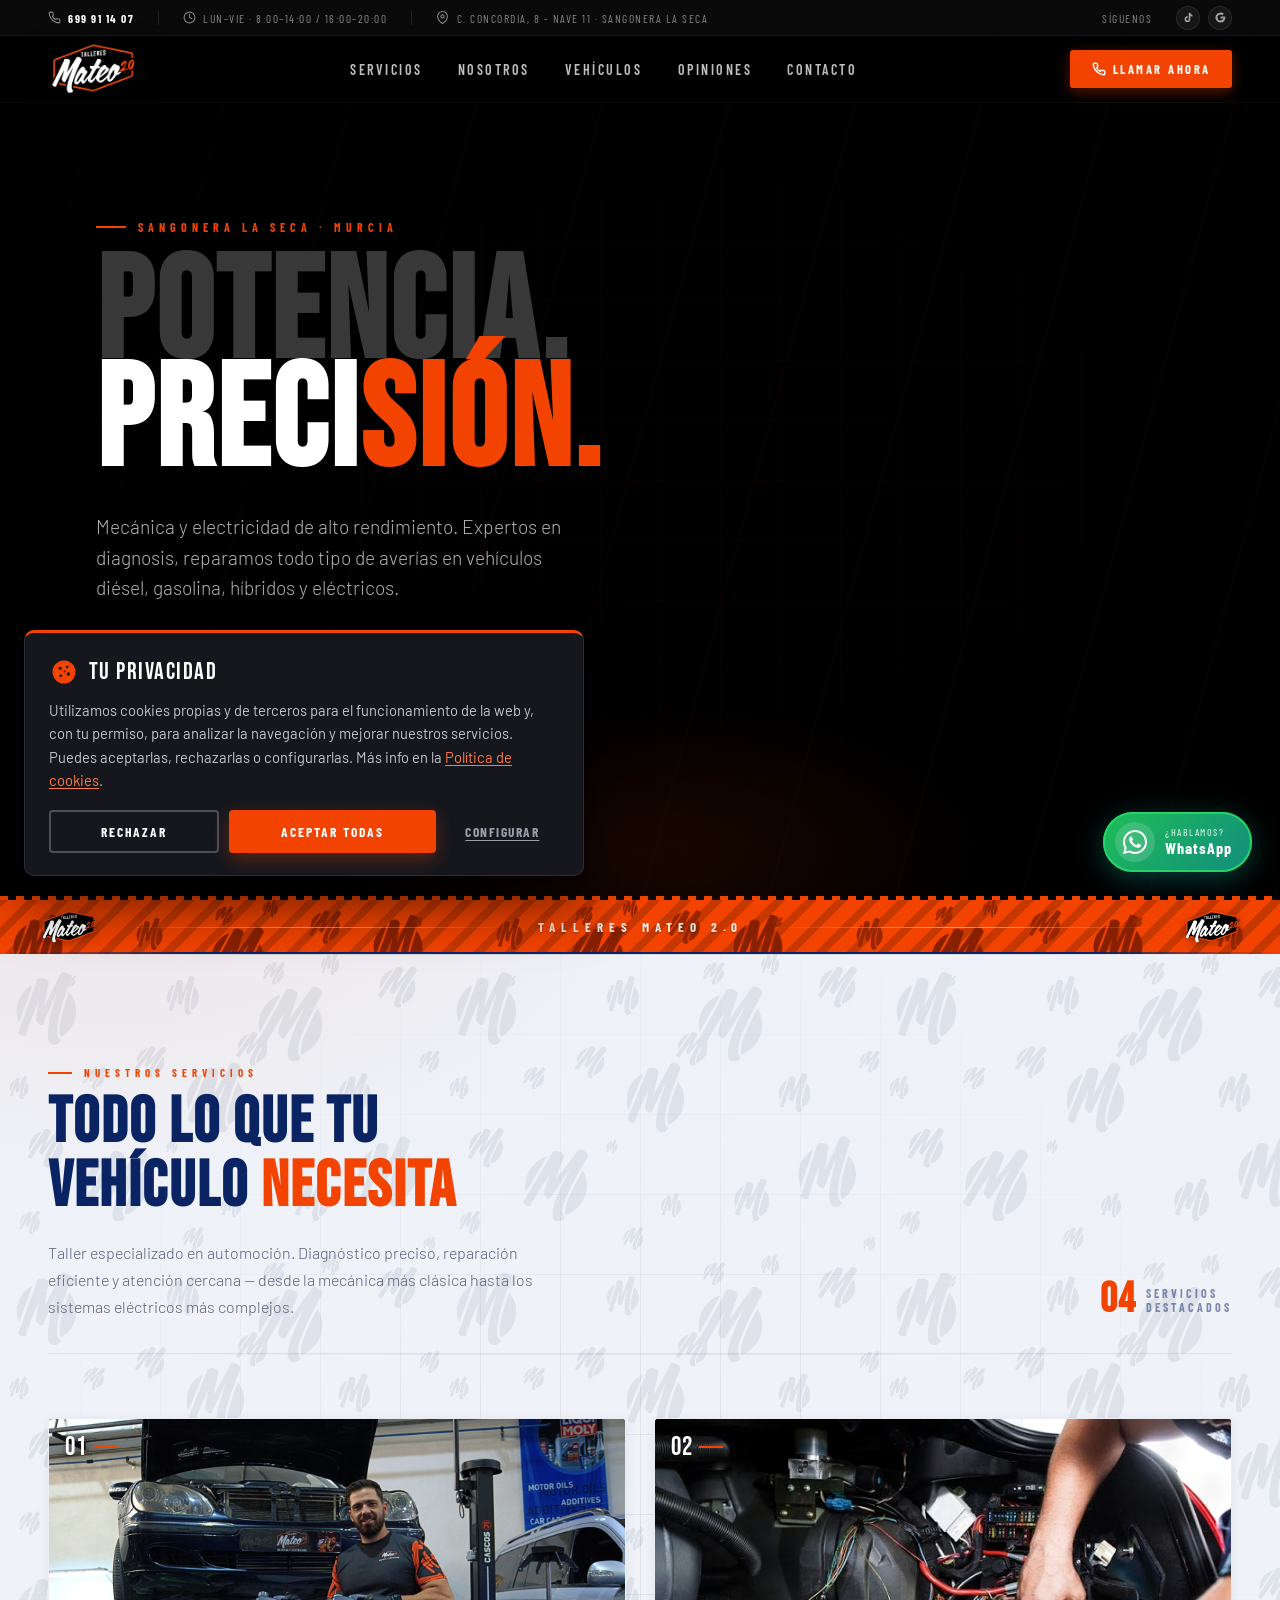
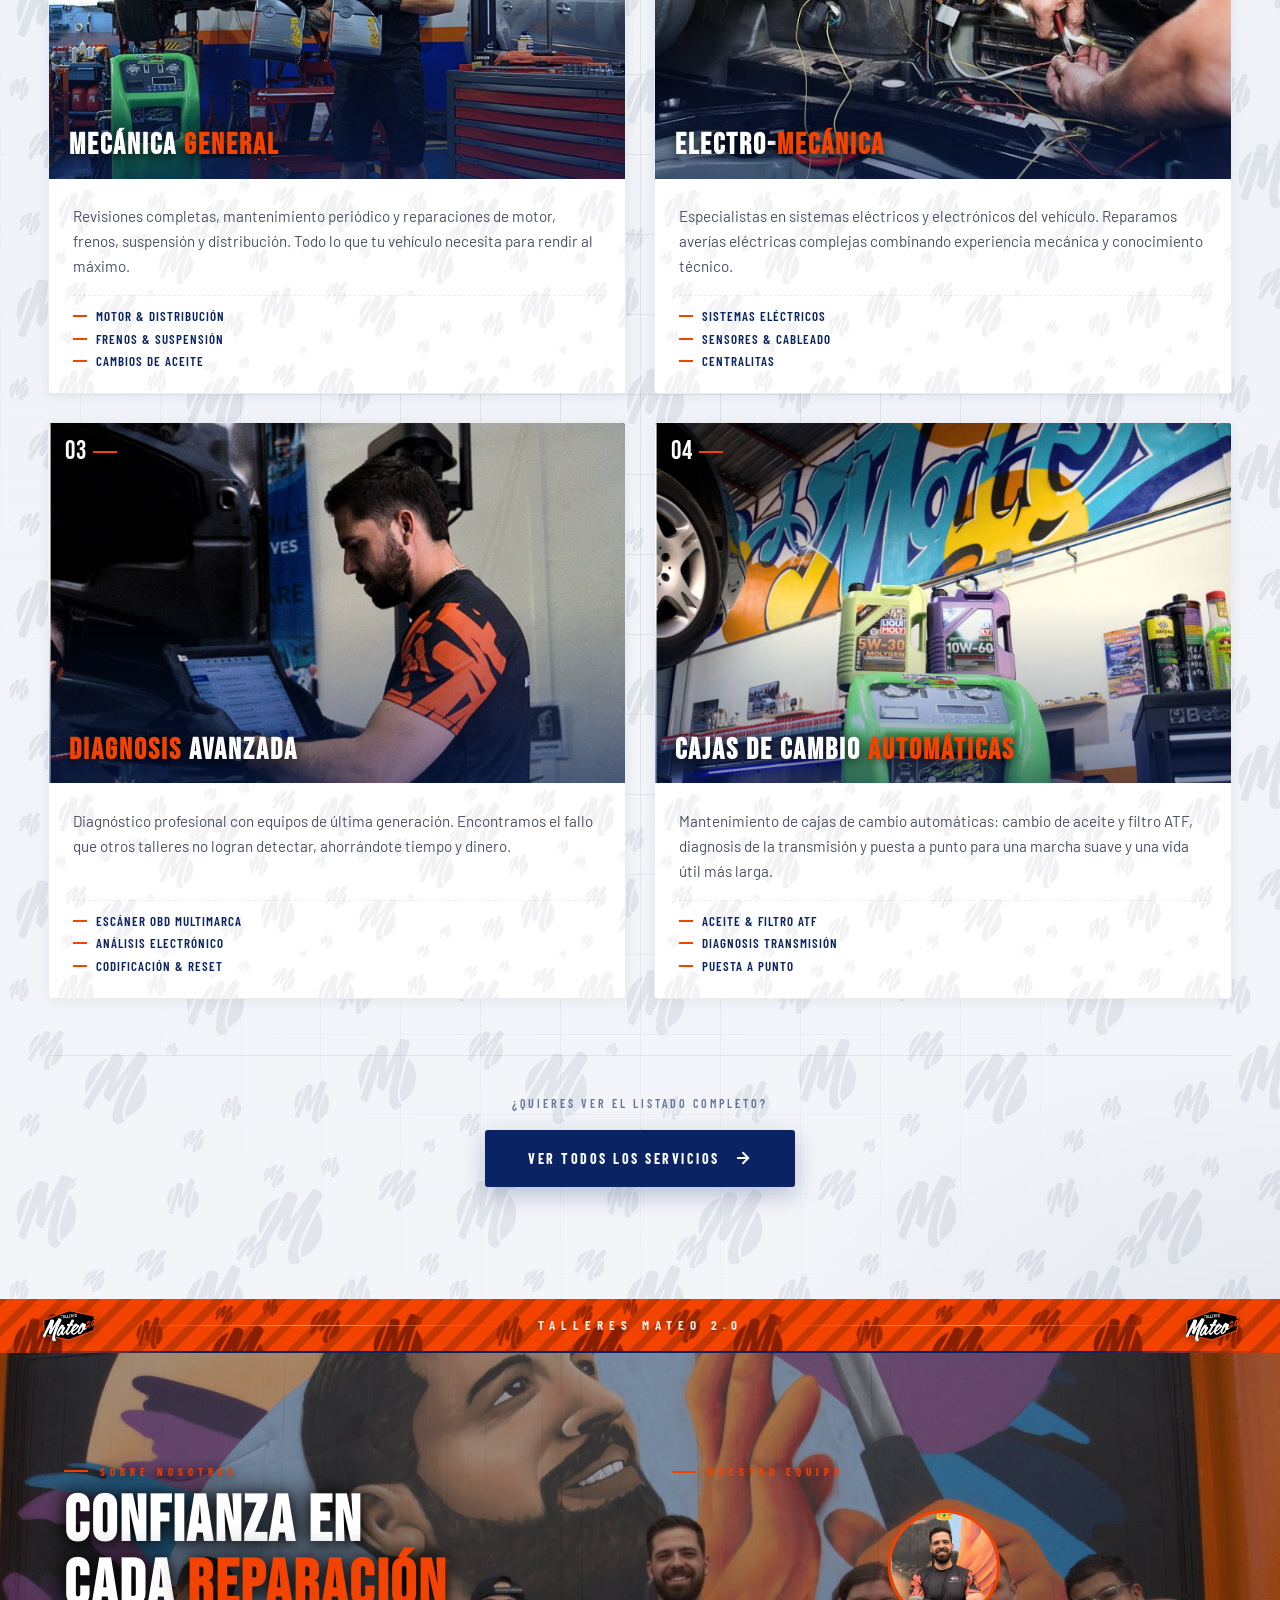
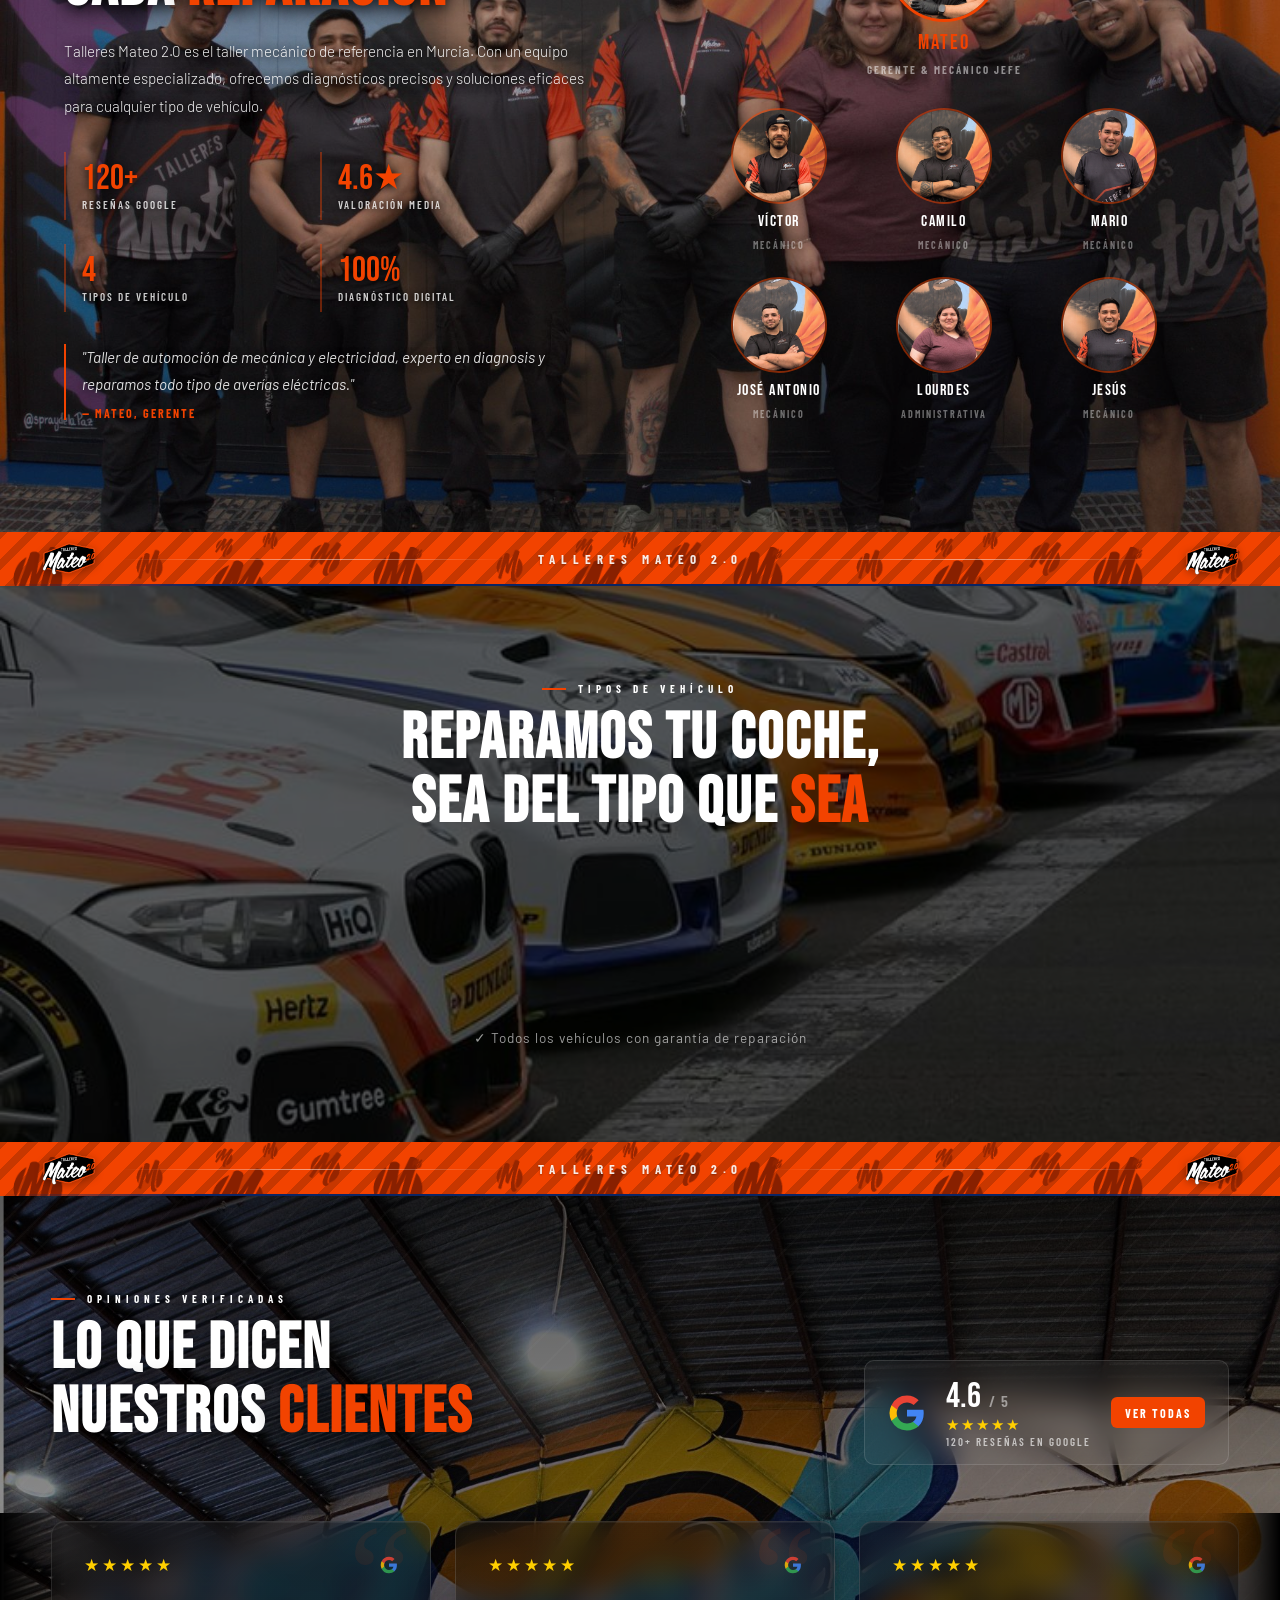
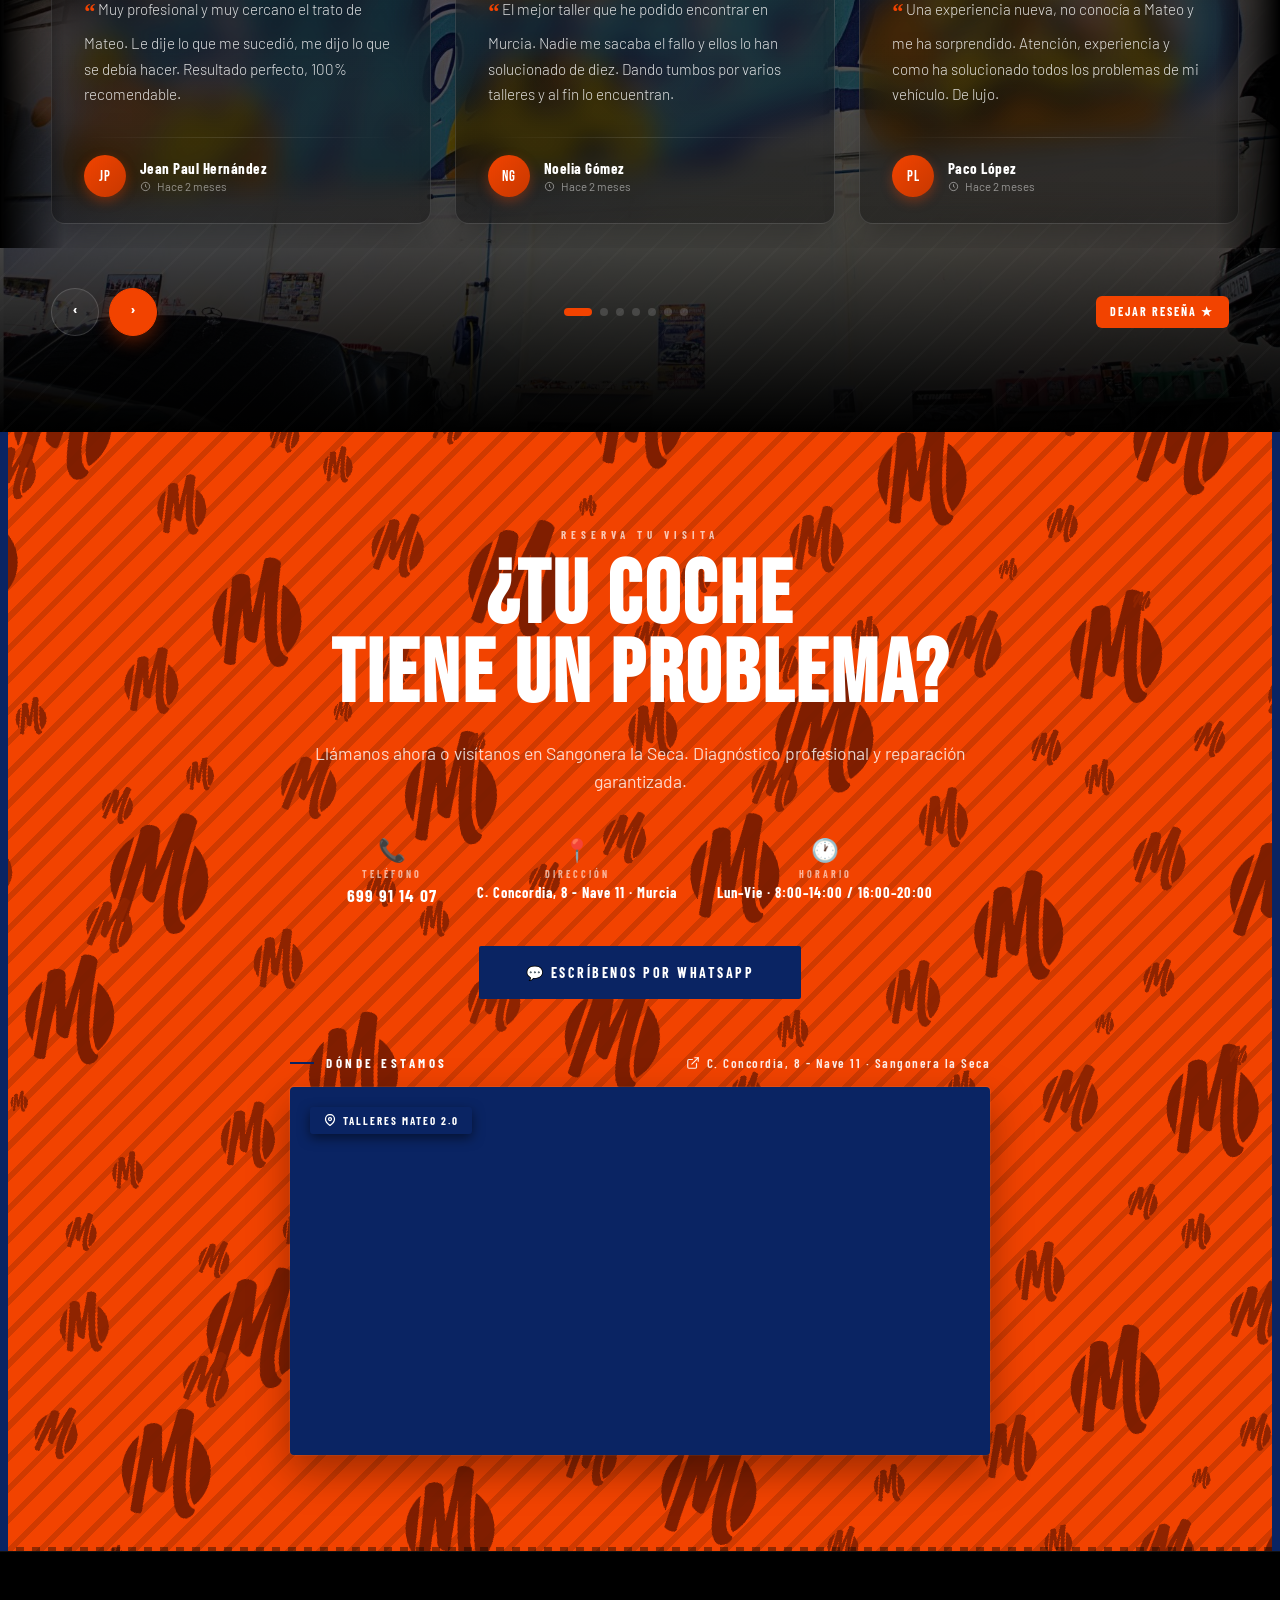
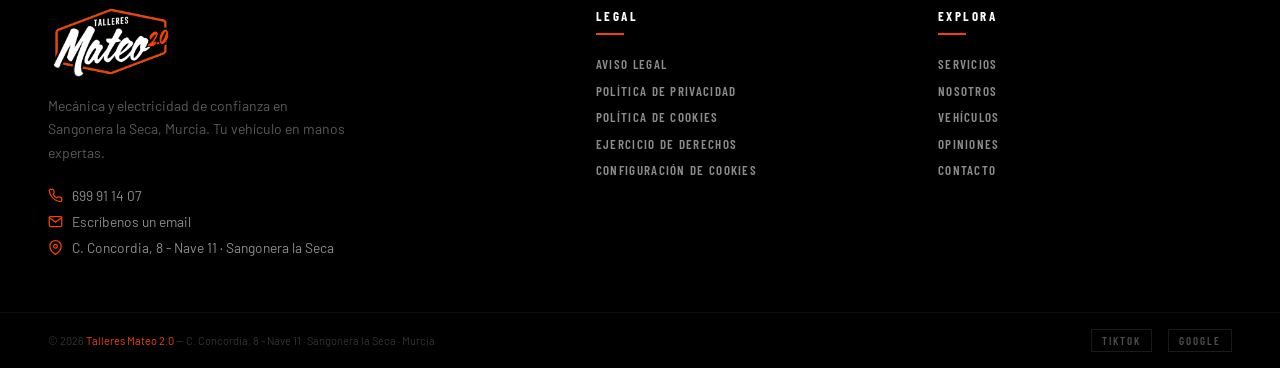
<file: index.html>
<!doctype html>
<html lang="es">
<head>
<meta charset="UTF-8" />
<meta name="viewport" content="width=device-width, initial-scale=1.0" />
<title>Talleres Mateo 2.0 — Mecánica & Electricidad</title>
<meta name="description" content="Taller de mecánica y electricidad del automóvil en Sangonera la Seca, Murcia. Diagnosis, reparación de vehículos diésel, gasolina, híbridos y eléctricos." />
<link href="https://fonts.googleapis.com" rel="preconnect" />
<link crossorigin href="https://fonts.gstatic.com" rel="preconnect" />
<link href="https://fonts.googleapis.com/css2?family=Bebas+Neue&family=Barlow+Condensed:ital,wght@0,300;0,400;0,600;0,700;0,900;1,700&family=Barlow:wght@300;400;500;600&family=Satisfy&family=Lobster&display=swap" rel="stylesheet" />
<script src="image-slot.js"></script>
<style>
  *, *:before, *:after { box-sizing: border-box; margin: 0; padding: 0; }
  :root {
    --orange:#f24300; --orange-dark:#c73800; --yellow:#ffcf00;
    --blue:#0a2463; --blue-mid:#1a3a7a; --blue-light:#e8eef8;
    --black:#000; --black-mid:#141414; --black-card:#1a1a1a;
    --white:#fff; --gray:#888;
  }
  html { scroll-behavior:smooth; }
  body { background:var(--black); color:var(--white); font-family:Barlow,sans-serif; overflow-x:hidden; }

  /* ============ NAV ============ */
  .nav-wrap { position:fixed; top:0; left:0; right:0; z-index:100; transition:transform .35s ease; }
  .nav-utility { background:#0a0a0a; border-bottom:1px solid #ffffff0a; padding:.35rem 3rem; display:flex; justify-content:space-between; align-items:center; gap:1.5rem; font-family:'Barlow Condensed',sans-serif; font-size:11.5px; letter-spacing:1.5px; text-transform:uppercase; color:#ffffff80; }
  .nav-utility-left, .nav-utility-right { display:flex; align-items:center; gap:1.5rem; flex-wrap:wrap; }
  .nav-util-item { display:inline-flex; align-items:center; gap:.45rem; text-decoration:none; color:inherit; transition:color .2s; }
  .nav-util-item:hover { color:var(--orange); }
  .nav-util-item svg { width:13px; height:13px; flex-shrink:0; }
  .nav-util-item strong { color:#fff; font-weight:700; letter-spacing:1.5px; }
  .nav-util-sep { width:1px; height:14px; background:#ffffff1a; }
  .nav-util-social { display:flex; align-items:center; gap:.5rem; }
  .nav-util-social a { width:24px; height:24px; border-radius:50%; background:#ffffff0d; border:1px solid #ffffff14; display:flex; align-items:center; justify-content:center; color:#ffffff99; transition:all .2s; }
  .nav-util-social a:hover { background:var(--orange); border-color:var(--orange); color:#fff; }
  .nav-util-social svg { width:11px; height:11px; }

  nav { justify-content:space-between; align-items:center; padding:.5rem 3rem; transition:background .35s, backdrop-filter .35s, padding .25s; display:flex; background:#0000004d; backdrop-filter:blur(8px); border-bottom:1px solid #ffffff0a; }
  nav.scrolled { backdrop-filter:blur(14px); background:#000000eb; border-bottom:1px solid #f2430040; padding:.4rem 3rem; }
  .nav-wrap.hide-util .nav-utility { transform:translateY(-100%); height:0; padding-top:0; padding-bottom:0; overflow:hidden; opacity:0; transition:all .3s ease; }
  .nav-brand { align-items:center; gap:.6rem; text-decoration:none; display:flex; }
  .nav-logo-img { height:50px; width:auto; display:block; filter:drop-shadow(0 4px 16px #00000080); transition:height .25s; }
  nav.scrolled .nav-logo-img { height:42px; }
  .footer-brand .nav-logo-img { height:70px; filter:none; }
  .nav-links { gap:2.2rem; list-style:none; display:flex; align-items:center; }
  .nav-links a { letter-spacing:2.5px; text-transform:uppercase; color:#ffffffbf; font-family:'Barlow Condensed',sans-serif; font-size:14px; font-weight:600; text-decoration:none; transition:color .2s; position:relative; padding:.4rem 0; }
  .nav-links a:after { content:""; background:var(--orange); transform-origin:50% 50%; height:2px; width:100%; transition:transform .3s cubic-bezier(.65,0,.35,1); position:absolute; bottom:-2px; left:0; transform:scaleX(0); }
  .nav-links a:hover, .nav-links a.active { color:var(--white); }
  .nav-links a:hover:after, .nav-links a.active:after { transform:scaleX(1); }
  .nav-cta { letter-spacing:2.5px; text-transform:uppercase; background:var(--orange); color:var(--white); cursor:pointer; border:2px solid var(--orange); border-radius:3px; padding:.55rem 1.2rem; font-family:'Barlow Condensed',sans-serif; font-size:12.5px; font-weight:700; text-decoration:none; transition:background .2s, transform .15s, box-shadow .2s; display:inline-flex; align-items:center; gap:.45rem; box-shadow:0 4px 14px #f2430059; }
  .nav-cta:hover { background:var(--orange-dark); border-color:var(--orange-dark); transform:translateY(-1px); box-shadow:0 6px 20px #f2430080; }
  .nav-cta svg { width:14px; height:14px; }

  .hamburger { cursor:pointer; background:0 0; border:none; flex-direction:column; gap:5px; padding:4px; display:none; }
  .hamburger span { background:var(--white); border-radius:1px; width:26px; height:2px; transition:all .3s; display:block; }
  .mobile-menu { z-index:99; background:#000000f7; flex-direction:column; justify-content:center; align-items:center; gap:2rem; display:none; position:fixed; inset:0; }
  .mobile-menu.open { display:flex; }
  .mobile-menu a { letter-spacing:4px; color:var(--white); font-family:'Bebas Neue',sans-serif; font-size:2.5rem; text-decoration:none; transition:color .2s; }
  .mobile-menu a:hover { color:var(--orange); }
  .mobile-close { color:var(--white); cursor:pointer; background:0 0; border:none; font-size:2rem; line-height:1; position:absolute; top:1.5rem; right:2rem; }

  /* ============ HERO ============ */
  .hero { flex-direction:column; height:100vh; min-height:640px; padding-top:110px; display:flex; position:relative; overflow:hidden; }
  .hero-bg { background:var(--black); position:absolute; inset:0; overflow:hidden; }
  .hero-bg:before { content:""; background:repeating-linear-gradient(105deg, #0000, #0000 120px, #f2430008 120px 122px); animation:3s linear infinite speedlines; position:absolute; inset:0; }
  @keyframes speedlines { 0% { transform:translate(-200px); } to { transform:translate(0); } }
  .hero-video { position:absolute; inset:0; width:100%; height:100%; object-fit:cover; opacity:.65; z-index:0; pointer-events:none; }
  .hero-grid { background-image:linear-gradient(#f243000f 1px, #0000 1px), linear-gradient(90deg, #f243000f 1px, #0000 1px); background-size:60px 60px; position:absolute; inset:0; mask-image:radial-gradient(#000 0%, #0000 75%); }
  .hero-glow { pointer-events:none; background:radial-gradient(#f243002e 0%, #0000 70%); width:700px; height:300px; position:absolute; bottom:-100px; left:50%; transform:translate(-50%); }
  .hero-checker { background:repeating-linear-gradient(90deg, var(--orange) 0px, var(--orange) 8px, transparent 8px, transparent 16px); height:4px; position:absolute; bottom:0; left:0; right:0; }
  .hero-overlay { background:linear-gradient(90deg, #000000ad 0%, #0006 55%, #0003 100%); position:absolute; inset:0; }
  .hero-content { z-index:2; flex:1; align-items:center; padding:0 3rem; display:flex; position:relative; }
  .hero-inner { max-width:780px; }
  .hero-eyebrow { letter-spacing:5px; text-transform:uppercase; color:var(--orange); opacity:0; align-items:center; gap:.75rem; margin-bottom:1rem; font-family:'Barlow Condensed',sans-serif; font-size:12px; font-weight:700; animation:.7s .1s forwards fadeUp; display:flex; }
  .hero-eyebrow:before { content:""; background:var(--orange); width:30px; height:2px; display:block; }
  .hero-heading { opacity:0; margin-bottom:1.5rem; line-height:.9; animation:.7s .3s forwards fadeUp; }
  .hero-line1 { color:#ffffff38; letter-spacing:3px; font-family:'Bebas Neue',sans-serif; font-size:clamp(5rem, 12vw, 9rem); display:block; }
  .hero-line2 { color:var(--white); letter-spacing:3px; margin-top:-.15em; font-family:'Bebas Neue',sans-serif; font-size:clamp(5rem, 12vw, 9rem); display:block; }
  .hero-line2 .accent { color:var(--orange); }
  .hero-subtitle { color:#ffffffb3; opacity:0; max-width:480px; margin-bottom:2.5rem; font-family:Barlow,sans-serif; font-size:clamp(1rem, 2vw, 1.2rem); font-weight:300; line-height:1.6; animation:.7s .5s forwards fadeUp; }
  .hero-buttons { opacity:0; flex-wrap:wrap; gap:1rem; animation:.7s .65s forwards fadeUp; display:flex; }

  .btn-primary { letter-spacing:2.5px; text-transform:uppercase; background:var(--orange); color:var(--white); border:2px solid var(--orange); cursor:pointer; border-radius:2px; align-items:center; gap:.5rem; padding:.9rem 2.2rem; font-family:'Barlow Condensed',sans-serif; font-size:14px; font-weight:700; text-decoration:none; transition:all .2s; display:inline-flex; }
  .btn-primary:hover { background:var(--orange-dark); border-color:var(--orange-dark); transform:translateY(-2px); }
  .btn-secondary { letter-spacing:2.5px; text-transform:uppercase; color:var(--white); cursor:pointer; background:0 0; border:2px solid #fff6; border-radius:2px; align-items:center; gap:.5rem; padding:.9rem 2.2rem; font-family:'Barlow Condensed',sans-serif; font-size:14px; font-weight:700; text-decoration:none; transition:all .2s; display:inline-flex; }
  .btn-secondary:hover { border-color:var(--white); transform:translateY(-2px); }

  @keyframes fadeUp { 0% { opacity:0; transform:translateY(24px); } to { opacity:1; transform:translateY(0); } }

  /* ============ BANDS ============ */
  .orange-band { background:var(--orange); position:relative; overflow:hidden; padding:0; display:block; }
  /* Diagonal-stripe pattern layer (spans full width of the band) */
  .orange-band:before { content:""; position:absolute; inset:0; pointer-events:none;
    background-image:url('assets/m-pattern.png'), repeating-linear-gradient(-45deg, #0000 0 14px, #00000033 14px 22px);
    background-repeat:repeat, repeat;
    background-size:360px auto, auto;
    opacity:.88; }
  /* Thin blue line at the bottom */
  .orange-band:after { content:""; position:absolute; left:0; right:0; bottom:0; height:2px; background:linear-gradient(to right, transparent, var(--blue) 15%, var(--blue) 85%, transparent); }
  .orange-band .band-bottom { display:none; }

  .orange-band-inner { position:relative; z-index:1;
    display:grid; grid-template-columns:auto 1fr auto 1fr auto;
    align-items:center; gap:1.5rem;
    padding:11px 2.5rem; }
  .band-logo { height:32px; width:auto; display:block; filter:drop-shadow(0 2px 4px #00000059); }
  .band-rule { height:1px; background:linear-gradient(to right, #ffffff00, #ffffff80 50%, #ffffff00); min-width:0; }
  .band-mark { letter-spacing:6px; text-transform:uppercase; color:#ffffffe6; white-space:nowrap;
    font-family:'Barlow Condensed',sans-serif; font-size:13px; font-weight:700; line-height:1;
    text-shadow:0 1px 2px #0000004d; padding:0 .25rem; }

  @media (max-width:600px) {
    .orange-band-inner { padding:9px 1rem; gap:.85rem; grid-template-columns:auto 1fr auto 1fr auto; }
    .band-logo { height:26px; }
    .band-mark { font-size:10px; letter-spacing:3px; }
  }

  /* ============ SECTIONS ============ */
  section { padding:6rem 3rem; }
  .section-label { letter-spacing:5px; text-transform:uppercase; color:var(--orange); align-items:center; gap:.75rem; margin-bottom:.75rem; font-family:'Barlow Condensed',sans-serif; font-size:11px; font-weight:700; display:flex; }
  .section-label:before { content:""; background:var(--orange); width:24px; height:2px; display:block; }
  .section-title { letter-spacing:2px; color:var(--white); margin-bottom:1.25rem; font-family:'Bebas Neue',sans-serif; font-size:clamp(2.5rem, 5vw, 4rem); line-height:1; }
  .section-title .accent { color:var(--orange); }
  .section-subtitle { color:#ffffff8c; max-width:520px; font-family:Barlow,sans-serif; font-size:1rem; font-weight:300; line-height:1.7; }

  /* ============ SERVICIOS ============ */
  #servicios { background:
      radial-gradient(900px 520px at 8% -5%, #f2430012, transparent 60%),
      radial-gradient(900px 600px at 100% 105%, #0a246314, transparent 60%),
      linear-gradient(180deg, #eef1f7 0%, #f3f5f9 100%);
    padding:7rem 3rem; position:relative; overflow:hidden; }
  #servicios:before { content:""; position:absolute; inset:0; background-image:linear-gradient(#0a246314 1px, transparent 1px), linear-gradient(90deg, #0a246314 1px, transparent 1px); background-size:80px 80px; mask-image:radial-gradient(ellipse at center, #000 30%, transparent 78%); pointer-events:none; }
  #servicios:after { content:""; position:absolute; top:0; left:0; right:0; height:1px; background:linear-gradient(90deg, transparent, #0a24631a 20%, #0a24631a 80%, transparent); }
  .services-watermark { position:absolute; inset:0; pointer-events:none; z-index:0; background:#16223f; opacity:.07;
    -webkit-mask:url('assets/m-pattern.png') repeat; mask:url('assets/m-pattern.png') repeat; -webkit-mask-size:440px auto; mask-size:440px auto; }
  @media (max-width:760px){ .services-watermark { opacity:.045; -webkit-mask-size:300px auto; mask-size:300px auto; } }
  .services-shell { max-width:1280px; margin:0 auto; position:relative; z-index:1; }
  .services-header { display:grid; grid-template-columns:1fr auto; align-items:end; gap:3rem; margin-bottom:4rem; padding-bottom:2rem; border-bottom:1px solid #0a246314; }
  .services-header-left { max-width:680px; }
  .services-header .section-label { color:var(--orange); }
  .services-header .section-label:before { background:var(--orange); }
  .services-header .section-title { color:var(--blue); margin-bottom:1.25rem; }
  .services-header .section-title .accent { color:var(--orange); }
  .services-header .section-subtitle { color:#5a6178; max-width:520px; }
  .services-header-right { display:flex; flex-direction:column; align-items:flex-end; gap:1rem; }
  .services-count { color:#0a246380; font-family:'Barlow Condensed',sans-serif; font-size:12px; letter-spacing:3px; text-transform:uppercase; font-weight:700; display:flex; align-items:center; gap:.6rem; white-space:nowrap; }
  .services-count strong { color:var(--orange); font-family:'Bebas Neue',sans-serif; font-size:2.6rem; line-height:1; letter-spacing:1px; }

  .services-grid { grid-template-columns:repeat(2, 1fr); gap:1.75rem; display:grid; }
  .service-card { background:var(--white); cursor:default; border:1px solid #0a246314; border-radius:4px; display:flex; flex-direction:column; transition:transform .35s cubic-bezier(.22,.61,.36,1), box-shadow .35s, border-color .35s; overflow:hidden; box-shadow:0 2px 12px #0a246312; position:relative; }
  .service-card:before { content:""; position:absolute; top:0; left:0; right:0; height:3px; background:var(--orange); transform:scaleX(0); transform-origin:0 50%; transition:transform .45s cubic-bezier(.22,.61,.36,1); z-index:3; }
  .service-card:hover { transform:translateY(-6px); border-color:#f2430040; box-shadow:0 24px 48px #0a246326, 0 6px 16px #0a24631a; }
  .service-card:hover:before { transform:scaleX(1); }
  .service-media { position:relative; width:100%; aspect-ratio:16/10; overflow:hidden; background:#0a2463; }
  .service-img { object-fit:cover; width:100%; height:100%; display:block; transition:transform .7s cubic-bezier(.22,.61,.36,1), filter .4s; filter:saturate(.9) contrast(1.05); }
  .service-card:hover .service-img { transform:scale(1.06); filter:saturate(1) contrast(1.05); }
  .service-media:after { content:""; position:absolute; inset:0; background:linear-gradient(180deg, transparent 50%, #0a246380 100%); pointer-events:none; }
  .service-number-badge { position:absolute; top:1rem; left:1rem; z-index:2; display:flex; align-items:center; gap:.4rem; }
  .service-number-badge .num { color:var(--white); font-family:'Bebas Neue',sans-serif; font-size:1.6rem; line-height:1; letter-spacing:1px; text-shadow:0 2px 8px #0009; }
  .service-number-badge .line { width:24px; height:2px; background:var(--orange); }
  .service-media-title { position:absolute; bottom:1.1rem; left:1.25rem; right:1.25rem; z-index:2; color:var(--white); font-family:'Bebas Neue',sans-serif; font-size:1.85rem; line-height:1; letter-spacing:2px; text-shadow:0 2px 12px #000c; }
  .service-media-title .accent { color:var(--orange); }
  .service-card-body { padding:1.6rem 1.5rem 1.5rem; display:flex; flex-direction:column; flex:1; gap:1rem; position:relative; overflow:hidden; }
  .service-card-body:before { content:""; position:absolute; inset:0; z-index:0; pointer-events:none; background:#16223f; opacity:.05;
    -webkit-mask:url('assets/m-pattern.png') repeat; mask:url('assets/m-pattern.png') repeat; -webkit-mask-size:260px auto; mask-size:260px auto; }
  .service-card-body > * { position:relative; z-index:1; }
  .service-desc { color:#4a5163; font-family:Barlow,sans-serif; font-size:.95rem; line-height:1.65; }
  .service-features { display:flex; flex-direction:column; gap:.4rem; margin-top:auto; padding-top:.75rem; border-top:1px dashed #0a246314; }
  .service-feature { color:#0a2463; font-family:'Barlow Condensed',sans-serif; font-size:13px; font-weight:600; letter-spacing:1px; text-transform:uppercase; display:flex; align-items:center; gap:.55rem; }
  .service-feature:before { content:""; width:14px; height:2px; background:var(--orange); flex-shrink:0; }

  .services-cta-row { display:flex; flex-direction:column; align-items:center; gap:1.25rem; margin-top:3.5rem; padding-top:2.5rem; border-top:1px solid #0a246314; text-align:center; }
  .services-cta-eyebrow { color:#0a246399; font-family:'Barlow Condensed',sans-serif; font-size:12px; letter-spacing:3px; text-transform:uppercase; font-weight:600; }
  .services-cta-btn { letter-spacing:2.5px; text-transform:uppercase; background:var(--blue); color:var(--white); border:2px solid var(--blue); cursor:pointer; border-radius:3px; padding:1.1rem 2.6rem; font-family:'Barlow Condensed',sans-serif; font-size:14px; font-weight:700; text-decoration:none; transition:all .25s; display:inline-flex; align-items:center; gap:.85rem; box-shadow:0 8px 24px #0a246340; position:relative; overflow:hidden; }
  .services-cta-btn:before { content:""; position:absolute; top:0; left:-100%; bottom:0; width:100%; background:var(--orange); transition:left .45s cubic-bezier(.22,.61,.36,1); z-index:0; }
  .services-cta-btn:hover { border-color:var(--orange); transform:translateY(-2px); box-shadow:0 12px 32px #f2430059; }
  .services-cta-btn:hover:before { left:0; }
  .services-cta-btn span, .services-cta-btn svg { position:relative; z-index:1; }
  .services-cta-btn svg { width:18px; height:18px; transition:transform .3s; }
  .services-cta-btn:hover svg { transform:translateX(4px); }

  @media (max-width:760px) {
    #servicios { padding:4rem 1.5rem; }
    .services-header { grid-template-columns:1fr; gap:1.5rem; }
    .services-header-right { align-items:flex-start; }
    .services-grid { grid-template-columns:1fr; gap:1.25rem; }
  }

  /* ============ NOSOTROS ============ */
  #nosotros { padding:7rem 5vw; position:relative; overflow:hidden; }
  .nosotros-bg { z-index:0; position:absolute; inset:0; overflow:hidden; }
  .nosotros-bg img { width:100%; height:100%; object-fit:cover; object-position:center; display:block; }
  .nosotros-bg:after { content:""; position:absolute; inset:0; background:#00000059; }
  .nosotros-inner { z-index:2; flex-direction:row; align-items:center; gap:5vw; width:100%; display:flex; position:relative; }
  .nosotros-left { flex:50%; min-width:0; }
  .nosotros-left .section-label { text-shadow:0 2px 10px #000; }
  .nosotros-left .section-title { text-shadow:0 2px 16px #000, 0 0 30px #000c; }
  .nosotros-lead { color:#fffe; text-shadow:0 1px 8px #000c, 0 0 14px #0009; margin-bottom:2rem; font-family:Barlow,sans-serif; font-size:.95rem; font-weight:300; line-height:1.8; }
  .about-stats { grid-template-columns:1fr 1fr; gap:1.5rem 2rem; margin-bottom:2rem; display:grid; max-width:480px; }
  .stat-item { border-left:2px solid #f2430066; padding:.55rem 0 .55rem 1rem; cursor:default; position:relative; transition:border-color .3s, background .3s, transform .3s, padding-left .3s; border-radius:0 4px 4px 0; }
  .stat-item:before { content:""; position:absolute; left:-2px; top:0; bottom:0; width:0; background:linear-gradient(90deg, #00b0ff33 0%, transparent 100%); transition:width .35s cubic-bezier(.22,.61,.36,1); border-radius:0 4px 4px 0; pointer-events:none; }
  .stat-item:hover { border-left-color:#00b0ff; transform:translateX(3px); padding-left:1.2rem; }
  .stat-item:hover:before { width:100%; }
  .stat-item:hover .stat-num { color:#00b0ff; text-shadow:0 0 18px #00b0ff80, 0 2px 10px #000; }
  .stat-item:hover .stat-label { color:#fff; }
  .stat-num { color:var(--orange); text-shadow:0 2px 10px #000; font-family:'Bebas Neue',sans-serif; font-size:2.2rem; line-height:1; position:relative; transition:color .3s, text-shadow .3s; }
  .stat-label { letter-spacing:2px; text-transform:uppercase; color:#fffc; text-shadow:0 1px 6px #000; margin-top:2px; font-family:'Barlow Condensed',sans-serif; font-size:11px; font-weight:600; position:relative; transition:color .3s; }
  .about-quote { border-left:2px solid var(--orange); padding-left:1rem; margin-top:1.5rem; }
  .about-quote p { color:#fffd; text-shadow:0 1px 8px #000c; font-family:Barlow,sans-serif; font-size:.95rem; font-style:italic; line-height:1.8; }
  .about-quote cite { letter-spacing:2px; color:var(--orange); text-transform:uppercase; margin-top:.5rem; font-family:'Barlow Condensed',sans-serif; font-size:12px; font-style:normal; font-weight:700; display:block; }
  .nosotros-right { flex-direction:column; flex:50%; align-items:center; gap:2rem; min-width:0; display:flex; }
  .team-eyebrow { letter-spacing:5px; text-transform:uppercase; width:100%; color:var(--orange); align-items:center; gap:.75rem; font-family:'Barlow Condensed',sans-serif; font-size:11px; font-weight:700; display:flex; }
  .team-eyebrow:before { content:""; background:var(--orange); width:24px; height:2px; display:block; }
  .team-grid { grid-template-columns:repeat(3, 1fr); gap:1.6rem 1rem; width:100%; max-width:480px; display:grid; }
  .team-card { text-align:center; flex-direction:column; align-items:center; gap:.5rem; display:flex; cursor:default; }
  .team-avatar { background:#f243001a; border:2px solid #f2430073; border-radius:50%; justify-content:center; align-items:center; width:96px; height:96px; display:flex; position:relative; overflow:hidden; transition:transform .35s cubic-bezier(.22,.61,.36,1), border-color .35s, box-shadow .35s, background .35s; }
  .team-avatar img { width:100%; height:100%; object-fit:cover; object-position:50% 20%; display:block; transition:transform .45s cubic-bezier(.22,.61,.36,1); }
  .team-avatar img.frame-tight { object-position:50% 12%; }
  .team-card:hover .team-avatar { transform:scale(1.12); border-color:var(--orange); box-shadow:0 8px 26px #f2430059, 0 0 0 4px #f243001f; background:#f243002e; }
  .team-card:hover .team-avatar img { transform:scale(1.06); }
  .team-avatar--boss { background:#f2430026; border:3px solid var(--orange); width:112px; height:112px; box-shadow:0 0 22px #f2430059; }
  .team-card--boss:hover .team-avatar { transform:scale(1.08); box-shadow:0 10px 32px #f24300a6, 0 0 0 5px #f243002e; }
  .team-crown { font-size:1.1rem; position:absolute; top:-14px; left:50%; transform:translate(-50%); }
  .team-name { letter-spacing:1.5px; color:#fff; font-family:'Bebas Neue',sans-serif; font-size:1rem; }
  .team-card--boss .team-name { color:var(--orange); font-family:'Bebas Neue',sans-serif; font-size:1.3rem; letter-spacing:2px; }
  .team-role { letter-spacing:2px; text-transform:uppercase; color:#fff6; font-family:'Barlow Condensed',sans-serif; font-size:10px; font-weight:700; }
  .team-card--boss .team-role { color:#ffffff80; font-size:11px; }

  /* ============ VEHICULOS ============ */
  #vehiculos { padding:6rem 3rem 0; text-align:center; position:relative; overflow:hidden; }
  .veh-bg { z-index:0; position:absolute; inset:0; overflow:hidden; }
  .veh-bg img { width:100%; height:100%; object-fit:cover; object-position:center; display:block; }
  .veh-bg:after { content:""; position:absolute; inset:0; background:#000000a6; }
  .veh-inner { z-index:1; position:relative; }
  #vehiculos .section-label { color:#fff; justify-content:center; }
  #vehiculos .section-label:before { background:var(--orange); }
  #vehiculos .section-title { color:var(--white); }
  #vehiculos .section-title .accent { color:var(--orange); }
  .vehicles-grid { grid-template-columns:repeat(auto-fit, minmax(180px, 1fr)); gap:1.25rem; max-width:1000px; margin:3rem auto 0; display:grid; }
  .vehicle-pill { letter-spacing:2px; text-transform:uppercase; color:var(--white); cursor:default; background:#ffffff14; border:2px solid #ffffff40; border-radius:6px; flex-direction:column; align-items:center; gap:.5rem; padding:1.4rem 1rem; font-family:'Barlow Condensed',sans-serif; font-size:14px; font-weight:700; transition:all .25s; display:flex; backdrop-filter:blur(4px); }
  .vehicle-pill .veh-icon { font-size:2rem; }
  .vehicle-pill.active { background:var(--orange); border-color:var(--orange); box-shadow:0 6px 20px #f2430066; }
  .vehicle-pill:hover { border-color:var(--orange); background:#f2430033; transform:translateY(-3px); box-shadow:0 6px 20px #f2430033; }
  .vehicle-pill.active:hover { background:var(--orange-dark); }
  .vehicles-note { color:#fff9; letter-spacing:1px; margin-top:2rem; padding-bottom:6rem; font-family:Barlow,sans-serif; font-size:.85rem; }

  /* ============ REVIEWS ============ */
  #opiniones { padding:6rem 0 6rem; position:relative; overflow:hidden; isolation:isolate; }
  .rev-bg { position:absolute; inset:0; z-index:-2; overflow:hidden; background:#0a0a0a; }
  .rev-bg img { position:absolute; top:0; left:0; width:100%; height:auto; min-height:100%; object-fit:cover; object-position:50% 0%; display:block; }
  .rev-bg:before { content:""; position:absolute; inset:0; background:linear-gradient(180deg, #000000a6 0%, #00000073 35%, #000000b3 75%, #000 100%); z-index:1; }
  .rev-bg:after { content:""; position:absolute; inset:0; background:repeating-linear-gradient(135deg, transparent 0 20px, #ffffff05 20px 22px); z-index:1; }

  .rev-shell { max-width:1280px; margin:0 auto; padding:0 4vw; }
  .rev-header { display:grid; grid-template-columns:1fr auto; align-items:end; gap:2rem; margin-bottom:3rem; }
  .rev-header-left .section-label { color:#fff; }
  .rev-header-left .section-label:before { background:var(--orange); }
  .rev-header-left .section-title { color:#fff; text-shadow:0 4px 24px #000c; }

  .rev-summary { display:flex; align-items:center; gap:1.25rem; padding:1.1rem 1.4rem; background:#ffffff0d; backdrop-filter:blur(14px); border:1px solid #ffffff1f; border-radius:10px; min-width:280px; }
  .rev-summary-logo { width:38px; height:38px; flex-shrink:0; }
  .rev-summary-mid { display:flex; flex-direction:column; gap:.2rem; line-height:1; }
  .rev-summary-score-row { display:flex; align-items:baseline; gap:.5rem; }
  .rev-summary-score { color:#fff; font-family:'Bebas Neue',sans-serif; font-size:2.2rem; line-height:1; }
  .rev-summary-of { color:#ffffff80; font-family:'Barlow Condensed',sans-serif; font-size:1rem; font-weight:600; letter-spacing:1.5px; }
  .rev-summary-stars { color:var(--yellow); letter-spacing:2px; font-size:.95rem; }
  .rev-summary-meta { color:#ffffffa6; font-family:'Barlow Condensed',sans-serif; letter-spacing:2px; font-size:11px; text-transform:uppercase; font-weight:600; }
  .rev-summary-cta { color:var(--white); background:var(--orange); padding:.55rem .9rem; border-radius:6px; font-family:'Barlow Condensed',sans-serif; font-weight:700; font-size:12px; letter-spacing:2px; text-transform:uppercase; text-decoration:none; transition:background .2s, transform .15s; white-space:nowrap; }
  .rev-summary-cta:hover { background:var(--orange-dark); transform:translateY(-1px); }

  .rev-track-wrap { position:relative; overflow:hidden; margin:0 -4vw; padding:.5rem 0 1.5rem; }
  .rev-track-wrap:before, .rev-track-wrap:after { content:""; position:absolute; top:0; bottom:0; width:5vw; z-index:3; pointer-events:none; }
  .rev-track-wrap:before { left:0; background:linear-gradient(90deg, #000 0%, transparent 100%); }
  .rev-track-wrap:after { right:0; background:linear-gradient(-90deg, #000 0%, transparent 100%); }
  .rev-track { will-change:transform; gap:1.5rem; padding:0 4vw; transition:transform .55s cubic-bezier(.22,.61,.36,1); display:flex; }

  .rev-card { flex:0 0 380px; cursor:default; background:linear-gradient(180deg, #16161666 0%, #0d0d0d80 100%); backdrop-filter:blur(14px) saturate(120%); -webkit-backdrop-filter:blur(14px) saturate(120%); border:1px solid #ffffff1f; border-radius:14px; padding:2rem 2rem 1.6rem; position:relative; overflow:hidden; transition:transform .35s ease, border-color .35s, box-shadow .35s; box-shadow:0 8px 32px #00000059, inset 0 1px 0 #ffffff0d; }
  .rev-card:before { content:""; position:absolute; top:0; left:0; right:0; height:3px; background:linear-gradient(90deg, var(--orange), #ff8a4d); transform:scaleX(0); transform-origin:0; transition:transform .4s ease; }
  .rev-card:after { content:"“"; color:#f2430014; font-family:Georgia,serif; font-size:9rem; line-height:1; position:absolute; top:-18px; right:18px; transition:color .35s; }
  .rev-card:hover { transform:translateY(-8px); border-color:#f2430059; box-shadow:0 30px 60px #00000099, 0 0 0 1px #f2430033; }
  .rev-card:hover:before { transform:scaleX(1); }
  .rev-card:hover:after { color:#f2430026; }

  .rev-card-head { display:flex; align-items:center; justify-content:space-between; gap:1rem; margin-bottom:1.1rem; position:relative; z-index:1; }
  .rev-stars { color:var(--yellow); letter-spacing:3px; font-size:1.05rem; }
  .rev-google { width:18px; height:18px; flex-shrink:0; opacity:.85; }

  .rev-text { color:#ffffffd9; min-height:120px; margin-bottom:1.5rem; font-family:Barlow,sans-serif; font-size:.95rem; font-weight:300; line-height:1.7; position:relative; z-index:1; }
  .rev-text:before { content:"“"; color:var(--orange); font-family:Georgia,serif; font-size:1.4rem; font-weight:700; margin-right:.15rem; vertical-align:-.2em; }

  .rev-divider { height:1px; background:linear-gradient(90deg, transparent, #ffffff1f, transparent); margin-bottom:1.1rem; }
  .rev-author { align-items:center; gap:.85rem; display:flex; position:relative; z-index:1; }
  .rev-avatar { background:linear-gradient(135deg, var(--orange) 0%, #c73800 100%); color:#fff; border-radius:50%; flex-shrink:0; justify-content:center; align-items:center; width:42px; height:42px; font-family:'Bebas Neue',sans-serif; font-size:15px; letter-spacing:1px; display:flex; box-shadow:0 4px 12px #f2430059; }
  .rev-author-meta { display:flex; flex-direction:column; gap:2px; min-width:0; flex:1; }
  .rev-name { color:#fff; font-family:'Barlow Condensed',sans-serif; font-size:15px; font-weight:700; letter-spacing:.5px; }
  .rev-date { color:#ffffff80; font-family:Barlow,sans-serif; font-size:11.5px; display:flex; align-items:center; gap:.4rem; }
  .rev-date svg { width:11px; height:11px; flex-shrink:0; }

  .rev-footer { display:flex; align-items:center; justify-content:space-between; gap:1rem; margin-top:2.5rem; }
  .rev-dots { justify-content:center; gap:.5rem; display:flex; flex:1; }
  .rev-dot { cursor:pointer; background:#ffffff26; border:none; border-radius:50%; width:8px; height:8px; padding:0; transition:all .3s; }
  .rev-dot.active { background:var(--orange); border-radius:4px; width:28px; }
  .rev-arrows { align-items:center; gap:.6rem; display:flex; }
  .rev-arrows button { cursor:pointer; border-radius:50%; justify-content:center; align-items:center; width:48px; height:48px; font-size:1.4rem; transition:all .2s; display:flex; font-family:'Bebas Neue',sans-serif; }
  #revPrev { color:#fff; background:#ffffff0d; border:1px solid #ffffff26; }
  #revPrev:hover { background:#ffffff1f; border-color:#ffffff66; transform:translateX(-2px); }
  #revNext { background:var(--orange); border:1px solid var(--orange); color:#fff; box-shadow:0 6px 18px #f2430059; }
  #revNext:hover { background:var(--orange-dark); transform:translateX(2px); }

  @media (max-width:760px) {
    .rev-header { grid-template-columns:1fr; }
    .rev-summary { min-width:0; flex-wrap:wrap; }
    .rev-card { flex:0 0 85vw; }
    .rev-footer { flex-direction:column-reverse; gap:1.5rem; }
  }

  /* ============ CTA ============ */
  #contacto { background:var(--orange); text-align:center; padding:6rem 3rem; position:relative; overflow:hidden; }
  #contacto:before { content:""; pointer-events:none; background:repeating-linear-gradient(-45deg, #0000, #0000 16px, #00000024 16px 22px); position:absolute; inset:0; z-index:0; }
  #contacto:after { content:""; background:repeating-linear-gradient(90deg, #0006 0 8px, #0000 8px 16px); height:4px; position:absolute; bottom:0; left:0; right:0; z-index:2; }
  .cta-pattern { position:absolute; top:-20%; left:-20%; right:-20%; bottom:-20%; width:140%; height:140%; pointer-events:none; z-index:1; background-image:url('assets/m-pattern.png'); background-repeat:repeat; background-size:680px auto; transform:rotate(-12deg); opacity:.95; }
  .cta-rail { background:var(--blue); width:8px; height:100%; position:absolute; top:0; z-index:3; }
  .cta-rail.l { left:0; } .cta-rail.r { right:0; }
  .cta-inner { z-index:4; max-width:700px; margin:0 auto; position:relative; }
  .cta-label { letter-spacing:5px; text-transform:uppercase; color:#ffffffb3; margin-bottom:1rem; font-family:'Barlow Condensed',sans-serif; font-size:11px; font-weight:700; }
  .cta-title { letter-spacing:3px; color:var(--white); margin-bottom:1.5rem; font-family:'Bebas Neue',sans-serif; font-size:clamp(3rem, 7vw, 5.5rem); line-height:.9; }
  .cta-subtitle { color:#fffc; margin-bottom:2.5rem; font-family:Barlow,sans-serif; font-size:1.1rem; line-height:1.6; }
  .cta-contact-info { flex-wrap:wrap; justify-content:center; gap:2.5rem; margin-bottom:2.5rem; display:flex; }
  .cta-contact-item { flex-direction:column; align-items:center; gap:.25rem; display:flex; }
  .cta-contact-icon { font-size:1.4rem; }
  .cta-contact-label { letter-spacing:3px; text-transform:uppercase; color:#fff9; font-family:'Barlow Condensed',sans-serif; font-size:10px; font-weight:700; }
  .cta-contact-value { color:var(--white); letter-spacing:1px; font-family:'Barlow Condensed',sans-serif; font-size:1.1rem; font-weight:700; text-decoration:none; }
  .btn-dark { letter-spacing:2.5px; text-transform:uppercase; background:var(--blue); color:var(--white); border:2px solid var(--blue); cursor:pointer; border-radius:2px; padding:1rem 2.8rem; font-family:'Barlow Condensed',sans-serif; font-size:14px; font-weight:700; text-decoration:none; transition:all .2s; display:inline-block; }
  .btn-dark:hover { background:#08204f; transform:translateY(-2px); }

  /* CTA map */
  .cta-map-wrap { margin-top:3.5rem; max-width:920px; margin-left:auto; margin-right:auto; position:relative; }
  .cta-map-head { display:flex; align-items:center; justify-content:space-between; gap:1rem; margin-bottom:1rem; flex-wrap:wrap; }
  .cta-map-label { color:var(--white); font-family:'Barlow Condensed',sans-serif; font-size:13px; font-weight:700; letter-spacing:3.5px; text-transform:uppercase; display:flex; align-items:center; gap:.75rem; }
  .cta-map-label:before { content:""; width:24px; height:2px; background:var(--blue); display:block; }
  .cta-map-address { color:#ffffffe6; font-family:'Barlow Condensed',sans-serif; font-size:13px; font-weight:600; letter-spacing:1.5px; text-decoration:none; transition:color .2s; display:inline-flex; align-items:center; gap:.4rem; }
  .cta-map-address:hover { color:var(--blue); }
  .cta-map-address svg { width:14px; height:14px; }
  .cta-map-frame { position:relative; border-radius:4px; overflow:hidden; border:4px solid var(--blue); box-shadow:0 16px 40px #00000059, 0 0 0 1px #ffffff14; background:#0a2463; }
  .cta-map-frame iframe { display:block; width:100%; height:360px; border:0; filter:saturate(.95) contrast(1.05); }
  .cta-map-pin { position:absolute; top:1rem; left:1rem; z-index:2; background:var(--blue); color:#fff; padding:.45rem .85rem; border-radius:3px; font-family:'Barlow Condensed',sans-serif; font-size:11px; font-weight:700; letter-spacing:2px; text-transform:uppercase; display:flex; align-items:center; gap:.45rem; box-shadow:0 4px 12px #00000080; }
  .cta-map-pin svg { width:12px; height:12px; }
  @media (max-width:640px) { .cta-map-frame iframe { height:280px; } }

  /* ============ FOOTER ============ */
  footer { background:var(--black); border-top:1px solid #ffffff12; grid-template-columns:1.7fr 1fr 1fr; align-items:start; gap:2.5rem 3rem; padding:3.5rem 3rem; display:grid; }
  .footer-tagline { color:#ffffff59; max-width:300px; margin-top:1rem; font-family:Barlow,sans-serif; font-size:.875rem; line-height:1.7; }
  .footer-contact { display:flex; flex-direction:column; gap:.55rem; margin-top:1.4rem; }
  .footer-contact a, .footer-contact span { color:#ffffff8c; font-family:Barlow,sans-serif; font-size:.86rem; text-decoration:none; display:flex; align-items:center; gap:.55rem; transition:color .2s; }
  .footer-contact a:hover { color:var(--orange); }
  .footer-contact svg { width:15px; height:15px; flex-shrink:0; color:var(--orange); }
  .footer-col { display:flex; flex-direction:column; gap:.65rem; }
  .footer-col h3 { color:#fff; font-family:'Barlow Condensed',sans-serif; font-size:13px; font-weight:700; letter-spacing:2.5px; text-transform:uppercase; margin-bottom:.7rem; padding-bottom:.7rem; position:relative; }
  .footer-col h3:after { content:""; position:absolute; left:0; bottom:0; width:28px; height:2px; background:var(--orange); }
  .footer-col a { color:#ffffff8c; font-family:'Barlow Condensed',sans-serif; font-size:13px; font-weight:600; letter-spacing:1.3px; text-transform:uppercase; text-decoration:none; transition:color .2s, padding-left .2s; cursor:pointer; }
  .footer-col a:hover { color:var(--orange); padding-left:5px; }
  .footer-bottom { background:var(--black); border-top:1px solid #ffffff0d; flex-wrap:wrap; justify-content:space-between; align-items:center; gap:.5rem; padding:1rem 3rem; display:flex; }
  .footer-copy { color:#fff3; font-family:Barlow,sans-serif; font-size:11px; }
  .footer-copy span { color:var(--orange); }
  .footer-social { gap:1rem; display:flex; }
  .social-link { letter-spacing:2px; text-transform:uppercase; color:#ffffff4d; border:1px solid #ffffff1a; padding:4px 10px; font-family:'Barlow Condensed',sans-serif; font-size:11px; font-weight:600; text-decoration:none; transition:all .2s; }
  .social-link:hover { color:var(--orange); border-color:var(--orange); }

  /* ============ RESPONSIVE ============ */

  /* ---------- TABLET LANDSCAPE ---------- */
  @media (max-width:1024px) {
    .nosotros-inner { gap:3vw; }
    .rev-card { flex:0 0 340px; }
  }

  /* ---------- TABLET / SMALL LAPTOP ---------- */
  @media (max-width:900px) {
    .nav-utility { display:none; }
    nav { padding:.7rem 1.2rem; }
    .nav-links, .nav-cta { display:none; }
    .hamburger { display:flex; }
    .nav-logo-img { height:46px; }

    /* Unify horizontal padding across ALL sections (ID rules need matching specificity) */
    section { padding:4.5rem 1.5rem; }
    #servicios { padding:4.5rem 1.5rem; }
    #vehiculos { padding:4.5rem 1.5rem 0; }
    #contacto  { padding:4.5rem 1.5rem; }
    #nosotros  { padding:4.5rem 1.5rem; }

    .hero { height:auto; min-height:88vh; padding-top:92px; }
    .hero-content { padding:0 1.5rem; }
    .hero-inner { max-width:none; }

    .nosotros-inner { flex-direction:column; gap:2.5rem; }
    .nosotros-right { width:100%; }
    .about-stats { max-width:none; }

    footer { grid-template-columns:1fr 1fr; gap:2rem 1.5rem; padding:2.5rem 1.5rem; }
    .footer-brand { grid-column:1 / -1; }
    .footer-bottom { padding:1rem 1.5rem; }
  }

  /* ---------- LARGE PHONE ---------- */
  @media (max-width:600px) {
    section    { padding:3.25rem 1.15rem; }
    #servicios { padding:3.25rem 1.15rem; }
    #contacto  { padding:3.25rem 1.15rem; }
    #nosotros  { padding:3.25rem 1.15rem; }
    #vehiculos { padding:3.25rem 1.15rem 0; }
    #opiniones { padding:3.25rem 0; }

    .hero { min-height:86vh; padding-top:84px; }
    .hero-line1, .hero-line2 { font-size:clamp(3.5rem, 17vw, 5.5rem); letter-spacing:1px; }
    .hero-eyebrow { font-size:11px; letter-spacing:3.5px; }
    .hero-subtitle { font-size:1rem; margin-bottom:1.9rem; }
    .hero-buttons { gap:.7rem; }
    .btn-primary, .btn-secondary { padding:.85rem 1rem; font-size:13px; flex:1 1 0; justify-content:center; }

    .services-header .section-title br { display:none; }
    .services-count strong { font-size:2.1rem; }

    .about-stats { grid-template-columns:1fr 1fr; gap:1rem 1.25rem; }
    .team-grid { grid-template-columns:repeat(3, 1fr); gap:1.2rem .5rem; max-width:340px; }
    .team-avatar { width:78px; height:78px; }
    .team-avatar--boss { width:100px; height:100px; }

    .cta-contact-info { gap:1.25rem 1.75rem; }
    .cta-title br, .cta-subtitle br { display:none; }

    footer { grid-template-columns:1fr; gap:2rem; }
    .footer-bottom { flex-direction:column; align-items:flex-start; }
  }

  /* ---------- SMALL PHONE ---------- */
  @media (max-width:380px) {
    .hero-line1, .hero-line2 { font-size:clamp(3rem, 16vw, 4.4rem); }
    .hero-subtitle { font-size:.95rem; }
    .band-mark { font-size:9px; letter-spacing:2px; }
    .team-avatar { width:70px; height:70px; }
    .nav-logo-img { height:42px; }
  }

  /* Avoid sticky :hover lift getting stuck on touch devices */
  @media (hover:none) {
    .service-card:hover { transform:none; }
    .vehicle-pill:hover { transform:none; }
    .team-card:hover .team-avatar { transform:none; }
  }

  /* ---------- MOBILE & PORTRAIT TABLET: show full photos, no crop ---------- */
  @media (max-width:860px) {
    /* HERO → stacked: whole rally car on top, headline on grayish-blue below */
    .hero { height:auto; min-height:0; padding:64px 0 0; display:flex; flex-direction:column;
            background:#212d40; overflow:visible; }
    .hero-bg { position:relative; inset:auto; width:100%; height:auto; overflow:hidden;
               border-bottom:3px solid var(--orange); }
    .hero-bg:before { display:none; }
    .hero-video { position:relative; inset:auto; width:100%; height:auto; object-fit:contain;
                  opacity:1; }
    .hero-grid, .hero-glow, .hero-overlay { display:none; }
    .hero-content { position:relative; flex:none; align-items:flex-start;
                    padding:2.6rem 1.5rem 2.8rem; overflow:hidden; }
    /* faint "M" logo watermark over the grayish-blue panel */
    .hero-content:before { content:""; position:absolute; inset:0; z-index:0; pointer-events:none;
                           background:#465f8a; opacity:.16;
                           -webkit-mask:url('assets/m-pattern.png') repeat; mask:url('assets/m-pattern.png') repeat;
                           -webkit-mask-size:300px auto; mask-size:300px auto; }
    .hero-inner { position:relative; z-index:1; }
    .hero-inner { max-width:none; }
    .hero-heading { margin-bottom:1.1rem; }
    .hero-subtitle { max-width:none; }

    /* SOBRE NOSOTROS → full team photo as a banner, content below on grayish-blue */
    #nosotros { display:block; background:#212d40; }
    #nosotros:before { content:""; position:absolute; inset:0; z-index:0; pointer-events:none;
                       background:#465f8a; opacity:.16;
                       -webkit-mask:url('assets/m-pattern.png') repeat; mask:url('assets/m-pattern.png') repeat;
                       -webkit-mask-size:300px auto; mask-size:300px auto; }
    .nosotros-bg { position:relative; inset:auto; width:100%; height:auto; margin-bottom:2.2rem;
                   border-radius:12px; overflow:hidden; border:1px solid #ffffff26;
                   box-shadow:0 14px 34px #00000073; }
    .nosotros-bg:after { display:none; }
    .nosotros-bg img { position:relative; width:100%; height:auto; object-fit:contain; }
    .nosotros-left .section-title { text-shadow:none; }
    .nosotros-lead, .about-quote p { text-shadow:none; }
  }
</style>
</head>
<body>

<div class="nav-wrap" id="navWrap">
<div class="nav-utility">
  <div class="nav-utility-left">
    <a class="nav-util-item" href="tel:699911407">
      <svg viewBox="0 0 24 24" fill="none" stroke="currentColor" stroke-width="2" stroke-linecap="round" stroke-linejoin="round"><path d="M22 16.92v3a2 2 0 0 1-2.18 2 19.79 19.79 0 0 1-8.63-3.07 19.5 19.5 0 0 1-6-6 19.79 19.79 0 0 1-3.07-8.67A2 2 0 0 1 4.11 2h3a2 2 0 0 1 2 1.72 12.84 12.84 0 0 0 .7 2.81 2 2 0 0 1-.45 2.11L8.09 9.91a16 16 0 0 0 6 6l1.27-1.27a2 2 0 0 1 2.11-.45 12.84 12.84 0 0 0 2.81.7A2 2 0 0 1 22 16.92z"/></svg>
      <strong>699 91 14 07</strong>
    </a>
    <span class="nav-util-sep"></span>
    <span class="nav-util-item">
      <svg viewBox="0 0 24 24" fill="none" stroke="currentColor" stroke-width="2" stroke-linecap="round" stroke-linejoin="round"><circle cx="12" cy="12" r="10"/><path d="M12 6v6l4 2"/></svg>
      Lun–Vie · 8:00–14:00 / 16:00–20:00
    </span>
    <span class="nav-util-sep"></span>
    <span class="nav-util-item">
      <svg viewBox="0 0 24 24" fill="none" stroke="currentColor" stroke-width="2" stroke-linecap="round" stroke-linejoin="round"><path d="M21 10c0 7-9 13-9 13s-9-6-9-13a9 9 0 0 1 18 0z"/><circle cx="12" cy="10" r="3"/></svg>
      C. Concordia, 8 - Nave 11 · Sangonera la Seca
    </span>
  </div>
  <div class="nav-utility-right">
    <span class="nav-util-item">Síguenos</span>
    <div class="nav-util-social">
      <a href="https://www.tiktok.com/@talleresmateo2.0" target="_blank" rel="noopener" aria-label="TikTok">
        <svg viewBox="0 0 24 24" fill="currentColor"><path d="M12.53 1.85h3.36a5.83 5.83 0 0 0 4.7 4.7v3.36a9.13 9.13 0 0 1-4.7-1.32v7.1a6.2 6.2 0 1 1-6.2-6.2c.3 0 .58.02.87.07v3.43a2.86 2.86 0 1 0 1.96 2.7v-13.84z"/></svg>
      </a>
      <a href="https://www.google.com/search?q=Talleres+Mateo+2.0" target="_blank" rel="noopener" aria-label="Google">
        <svg viewBox="0 0 24 24" fill="currentColor"><path d="M22.56 12.25c0-.78-.07-1.53-.2-2.25H12v4.26h5.92c-.26 1.37-1.04 2.53-2.21 3.31v2.77h3.57c2.08-1.92 3.28-4.74 3.28-8.09z" opacity=".95"/><path d="M12 23c2.97 0 5.46-.98 7.28-2.66l-3.57-2.77c-.98.66-2.23 1.06-3.71 1.06-2.86 0-5.29-1.93-6.16-4.53H2.18v2.84A11 11 0 0 0 12 23zM5.84 14.1c-.22-.66-.35-1.36-.35-2.1s.13-1.44.35-2.1V7.07H2.18a11 11 0 0 0 0 9.86l3.66-2.83zM12 5.38c1.62 0 3.06.56 4.21 1.64l3.15-3.15C17.45 2.09 14.97 1 12 1A11 11 0 0 0 2.18 7.07l3.66 2.83C6.71 7.31 9.14 5.38 12 5.38z"/></svg>
      </a>
    </div>
  </div>
</div>

<nav id="navbar">
  <a class="nav-brand" href="#">
    <img class="nav-logo-img" src="assets/logo-mateo-opt.png" alt="Talleres Mateo 2.0" />
  </a>
  <ul class="nav-links">
    <li><a href="#servicios">Servicios</a></li>
    <li><a href="#nosotros">Nosotros</a></li>
    <li><a href="#vehiculos">Vehículos</a></li>
    <li><a href="#opiniones">Opiniones</a></li>
    <li><a href="#contacto">Contacto</a></li>
  </ul>
  <a class="nav-cta" href="tel:699911407">
    <svg viewBox="0 0 24 24" fill="none" stroke="currentColor" stroke-width="2.5" stroke-linecap="round" stroke-linejoin="round"><path d="M22 16.92v3a2 2 0 0 1-2.18 2 19.79 19.79 0 0 1-8.63-3.07 19.5 19.5 0 0 1-6-6 19.79 19.79 0 0 1-3.07-8.67A2 2 0 0 1 4.11 2h3a2 2 0 0 1 2 1.72 12.84 12.84 0 0 0 .7 2.81 2 2 0 0 1-.45 2.11L8.09 9.91a16 16 0 0 0 6 6l1.27-1.27a2 2 0 0 1 2.11-.45 12.84 12.84 0 0 0 2.81.7A2 2 0 0 1 22 16.92z"/></svg>
    Llamar ahora
  </a>
  <button aria-label="Abrir menú" class="hamburger" id="hamburger">
    <span></span><span></span><span></span>
  </button>
</nav>
</div>

<div class="mobile-menu" id="mobileMenu">
  <button class="mobile-close" id="mobileClose">✕</button>
  <a href="#servicios">Servicios</a>
  <a href="#nosotros">Nosotros</a>
  <a href="#opiniones">Opiniones</a>
  <a href="#contacto">Contacto</a>
  <a href="tel:699911407" style="color:var(--orange)">699 91 14 07</a>
</div>

<!-- ============ HERO ============ -->
<section class="hero">
  <div class="hero-bg">
    <video class="hero-video" src="assets/hero-bg.mp4" autoplay muted loop playsinline preload="auto" aria-hidden="true"></video>
    <div class="hero-grid"></div>
    <div class="hero-glow"></div>
  </div>
  <div class="hero-overlay"></div>
  <div class="hero-content">
    <div class="hero-inner">
      <p class="hero-eyebrow">Sangonera la Seca · Murcia</p>
      <h1 class="hero-heading">
        <span class="hero-line1">Potencia.</span>
        <span class="hero-line2">Preci<span class="accent">sión.</span></span>
      </h1>
      <p class="hero-subtitle">Mecánica y electricidad de alto rendimiento. Expertos en diagnosis, reparamos todo tipo de averías en vehículos diésel, gasolina, híbridos y eléctricos.</p>
      <div class="hero-buttons">
        <a class="btn-primary" href="#servicios">Ver Servicios →</a>
        <a class="btn-secondary" href="https://wa.me/34699911407" target="_blank" rel="noopener">💬 WhatsApp</a>
      </div>
    </div>
  </div>
  <div class="hero-checker"></div>
</section>

<!-- ============ BAND ============ -->
<div class="orange-band">
  <div class="band-bottom"></div>
  <div class="orange-band-inner">
    <img class="band-logo" src="assets/logo-mateo-opt.png" alt="" />
    <div class="band-rule"></div>
    <span class="band-mark">Talleres Mateo 2.0</span>
    <div class="band-rule"></div>
    <img class="band-logo" src="assets/logo-mateo-opt.png" alt="" />
  </div>
</div>

<!-- ============ SERVICIOS ============ -->
<section id="servicios">
  <div class="services-watermark" aria-hidden="true"></div>
  <div class="services-shell">
    <div class="services-header">
      <div class="services-header-left">
        <p class="section-label">Nuestros servicios</p>
        <h2 class="section-title">Todo lo que tu<br>vehículo <span class="accent">necesita</span></h2>
        <p class="section-subtitle">Taller especializado en automoción. Diagnóstico preciso, reparación eficiente y atención cercana — desde la mecánica más clásica hasta los sistemas eléctricos más complejos.</p>
      </div>
      <div class="services-header-right">
        <div class="services-count">
          <strong>04</strong>
          <span>Servicios<br/>destacados</span>
        </div>
      </div>
    </div>

    <div class="services-grid">

      <article class="service-card">
        <div class="service-media">
          <img alt="Mecánica General" class="service-img" loading="lazy" src="assets/foto-mecanica-opt.jpg" />
          <div class="service-number-badge"><span class="num">01</span><span class="line"></span></div>
          <h3 class="service-media-title">Mecánica <span class="accent">General</span></h3>
        </div>
        <div class="service-card-body">
          <p class="service-desc">Revisiones completas, mantenimiento periódico y reparaciones de motor, frenos, suspensión y distribución. Todo lo que tu vehículo necesita para rendir al máximo.</p>
          <div class="service-features">
            <span class="service-feature">Motor &amp; distribución</span>
            <span class="service-feature">Frenos &amp; suspensión</span>
            <span class="service-feature">Cambios de aceite</span>
          </div>
        </div>
      </article>

      <article class="service-card">
        <div class="service-media">
          <img alt="Electro-mecánica" class="service-img" loading="lazy" src="assets/svc-electromecanica.jpg" />
          <div class="service-number-badge"><span class="num">02</span><span class="line"></span></div>
          <h3 class="service-media-title">Electro-<span class="accent">Mecánica</span></h3>
        </div>
        <div class="service-card-body">
          <p class="service-desc">Especialistas en sistemas eléctricos y electrónicos del vehículo. Reparamos averías eléctricas complejas combinando experiencia mecánica y conocimiento técnico.</p>
          <div class="service-features">
            <span class="service-feature">Sistemas eléctricos</span>
            <span class="service-feature">Sensores &amp; cableado</span>
            <span class="service-feature">Centralitas</span>
          </div>
        </div>
      </article>

      <article class="service-card">
        <div class="service-media">
          <img alt="Diagnosis" class="service-img" loading="lazy" src="assets/svc-diagnosis-min.jpg" />
          <div class="service-number-badge"><span class="num">03</span><span class="line"></span></div>
          <h3 class="service-media-title"><span class="accent">Diagnosis</span> Avanzada</h3>
        </div>
        <div class="service-card-body">
          <p class="service-desc">Diagnóstico profesional con equipos de última generación. Encontramos el fallo que otros talleres no logran detectar, ahorrándote tiempo y dinero.</p>
          <div class="service-features">
            <span class="service-feature">Escáner OBD multimarca</span>
            <span class="service-feature">Análisis electrónico</span>
            <span class="service-feature">Codificación &amp; reset</span>
          </div>
        </div>
      </article>

      <article class="service-card">
        <div class="service-media">
          <img alt="Cajas de Cambio Automáticas" class="service-img" loading="lazy" src="assets/svc-cajas-cambio-min.jpg" />
          <div class="service-number-badge"><span class="num">04</span><span class="line"></span></div>
          <h3 class="service-media-title">Cajas de Cambio <span class="accent">Automáticas</span></h3>
        </div>
        <div class="service-card-body">
          <p class="service-desc">Mantenimiento de cajas de cambio automáticas: cambio de aceite y filtro ATF, diagnosis de la transmisión y puesta a punto para una marcha suave y una vida útil más larga.</p>
          <div class="service-features">
            <span class="service-feature">Aceite &amp; filtro ATF</span>
            <span class="service-feature">Diagnosis transmisión</span>
            <span class="service-feature">Puesta a punto</span>
          </div>
        </div>
      </article>

    </div>

    <div class="services-cta-row">
      <p class="services-cta-eyebrow">¿Quieres ver el listado completo?</p>
      <a class="services-cta-btn" href="servicios.html">
        <span>Ver todos los servicios</span>
        <svg viewBox="0 0 24 24" fill="none" stroke="currentColor" stroke-width="2.5" stroke-linecap="round" stroke-linejoin="round"><line x1="5" y1="12" x2="19" y2="12"/><polyline points="12 5 19 12 12 19"/></svg>
      </a>
    </div>
  </div>
</section>

<!-- ============ BAND ============ -->
<div class="orange-band">
  <div class="band-bottom"></div>
  <div class="orange-band-inner">
    <img class="band-logo" src="assets/logo-mateo-opt.png" alt="" />
    <div class="band-rule"></div>
    <span class="band-mark">Talleres Mateo 2.0</span>
    <div class="band-rule"></div>
    <img class="band-logo" src="assets/logo-mateo-opt.png" alt="" />
  </div>
</div>

<!-- ============ NOSOTROS ============ -->
<section id="nosotros">
  <div class="nosotros-bg">
    <img src="assets/team-opt.jpg" alt="Equipo Talleres Mateo 2.0" />
  </div>
  <div class="nosotros-inner">
    <div class="nosotros-left">
      <p class="section-label">Sobre nosotros</p>
      <h2 class="section-title">Confianza en<br>cada <span class="accent">reparación</span></h2>
      <p class="nosotros-lead">Talleres Mateo 2.0 es el taller mecánico de referencia en Murcia. Con un equipo altamente especializado, ofrecemos diagnósticos precisos y soluciones eficaces para cualquier tipo de vehículo.</p>
      <div class="about-stats">
        <div class="stat-item"><div class="stat-num">120+</div><div class="stat-label">Reseñas Google</div></div>
        <div class="stat-item"><div class="stat-num">4.6★</div><div class="stat-label">Valoración media</div></div>
        <div class="stat-item"><div class="stat-num">4</div><div class="stat-label">Tipos de vehículo</div></div>
        <div class="stat-item"><div class="stat-num">100%</div><div class="stat-label">Diagnóstico digital</div></div>
      </div>
      <div class="about-quote">
        <p>"Taller de automoción de mecánica y electricidad, experto en diagnosis y reparamos todo tipo de averías eléctricas."</p>
        <cite>— Mateo, Gerente</cite>
      </div>
    </div>
    <div class="nosotros-right">
      <p class="team-eyebrow">Nuestro equipo</p>
      <div class="team-card team-card--boss">
        <div class="team-avatar team-avatar--boss">
          <span class="team-crown">👑</span>
          <img src="assets/mateo-opt.jpg" alt="Mateo" />
        </div>
        <span class="team-name">Mateo</span>
        <span class="team-role">Gerente &amp; Mecánico Jefe</span>
      </div>
      <div class="team-grid">
        <div class="team-card">
          <div class="team-avatar"><img src="assets/team-1-opt.jpg" alt="Víctor, mecánico en Talleres Mateo 2.0" /></div>
          <span class="team-name">Víctor</span>
          <span class="team-role">Mecánico</span>
        </div>
        <div class="team-card">
          <div class="team-avatar"><img src="assets/team-2-opt.jpg" alt="Camilo, mecánico en Talleres Mateo 2.0" /></div>
          <span class="team-name">Camilo</span>
          <span class="team-role">Mecánico</span>
        </div>
        <div class="team-card">
          <div class="team-avatar"><img src="assets/team-3-opt.jpg" alt="Mario, mecánico en Talleres Mateo 2.0" /></div>
          <span class="team-name">Mario</span>
          <span class="team-role">Mecánico</span>
        </div>
        <div class="team-card">
          <div class="team-avatar"><img class="frame-tight" src="assets/team-4-opt.jpg" alt="José Antonio, mecánico en Talleres Mateo 2.0" /></div>
          <span class="team-name">José Antonio</span>
          <span class="team-role">Mecánico</span>
        </div>
        <div class="team-card">
          <div class="team-avatar"><img src="assets/team-5-opt.jpg" alt="Lourdes, administrativa en Talleres Mateo 2.0" /></div>
          <span class="team-name">Lourdes</span>
          <span class="team-role">Administrativa</span>
        </div>
        <div class="team-card">
          <div class="team-avatar"><img src="assets/team-6-opt.jpg" alt="Jesús, mecánico en Talleres Mateo 2.0" /></div>
          <span class="team-name">Jesús</span>
          <span class="team-role">Mecánico</span>
        </div>
      </div>
    </div>
  </div>
</section>

<!-- ============ BAND ============ -->
<div class="orange-band">
  <div class="band-bottom"></div>
  <div class="orange-band-inner">
    <img class="band-logo" src="assets/logo-mateo-opt.png" alt="" />
    <div class="band-rule"></div>
    <span class="band-mark">Talleres Mateo 2.0</span>
    <div class="band-rule"></div>
    <img class="band-logo" src="assets/logo-mateo-opt.png" alt="" />
  </div>
</div>

<!-- ============ VEHICULOS ============ -->
<section id="vehiculos">
  <div class="veh-bg">
    <img src="assets/vehiculos.jpg" alt="Coches de competición" />
  </div>
  <div class="veh-inner">
    <p class="section-label">Tipos de vehículo</p>
    <h2 class="section-title">Reparamos tu coche,<br>sea del tipo que <span class="accent">sea</span></h2>
    <div class="vehicles-grid">
      <div class="vehicle-pill active"><span class="veh-icon">⛽</span>Gasolina</div>
      <div class="vehicle-pill active"><span class="veh-icon">🛢</span>Diésel</div>
      <div class="vehicle-pill"><span class="veh-icon">⚡</span>Híbrido</div>
      <div class="vehicle-pill"><span class="veh-icon">🔋</span>Eléctrico</div>
    </div>
    <p class="vehicles-note">✓ Todos los vehículos con garantía de reparación</p>
  </div>
</section>

<!-- ============ BAND ============ -->
<div class="orange-band">
  <div class="band-bottom"></div>
  <div class="orange-band-inner">
    <img class="band-logo" src="assets/logo-mateo-opt.png" alt="" />
    <div class="band-rule"></div>
    <span class="band-mark">Talleres Mateo 2.0</span>
    <div class="band-rule"></div>
    <img class="band-logo" src="assets/logo-mateo-opt.png" alt="" />
  </div>
</div>

<!-- ============ OPINIONES ============ -->
<section id="opiniones">
  <div class="rev-bg">
    <img src="assets/grafiti-opt.jpg" alt="Mural pintado de Talleres Mateo 2.0" />
  </div>
  <div class="rev-shell">
    <div class="rev-header">
      <div class="rev-header-left">
        <p class="section-label">Opiniones verificadas</p>
        <h2 class="section-title">Lo que dicen<br>nuestros <span class="accent">clientes</span></h2>
      </div>
      <div class="rev-summary">
        <svg class="rev-summary-logo" viewBox="0 0 24 24" xmlns="http://www.w3.org/2000/svg" aria-hidden="true">
          <path fill="#4285F4" d="M22.56 12.25c0-.78-.07-1.53-.2-2.25H12v4.26h5.92c-.26 1.37-1.04 2.53-2.21 3.31v2.77h3.57c2.08-1.92 3.28-4.74 3.28-8.09z"/>
          <path fill="#34A853" d="M12 23c2.97 0 5.46-.98 7.28-2.66l-3.57-2.77c-.98.66-2.23 1.06-3.71 1.06-2.86 0-5.29-1.93-6.16-4.53H2.18v2.84A11 11 0 0 0 12 23z"/>
          <path fill="#FBBC05" d="M5.84 14.1c-.22-.66-.35-1.36-.35-2.1s.13-1.44.35-2.1V7.07H2.18a11 11 0 0 0 0 9.86l3.66-2.83z"/>
          <path fill="#EA4335" d="M12 5.38c1.62 0 3.06.56 4.21 1.64l3.15-3.15C17.45 2.09 14.97 1 12 1A11 11 0 0 0 2.18 7.07l3.66 2.83C6.71 7.31 9.14 5.38 12 5.38z"/>
        </svg>
        <div class="rev-summary-mid">
          <div class="rev-summary-score-row">
            <span class="rev-summary-score">4.6</span>
            <span class="rev-summary-of">/ 5</span>
          </div>
          <div class="rev-summary-stars">★★★★★</div>
          <div class="rev-summary-meta">120+ reseñas en Google</div>
        </div>
        <a class="rev-summary-cta" href="https://www.google.com/search?q=Talleres+Mateo+2.0" target="_blank" rel="noopener">Ver todas</a>
      </div>
    </div>

    <div class="rev-track-wrap">
      <div class="rev-track" id="revTrack">
        <article class="rev-card">
          <div class="rev-card-head">
            <div class="rev-stars">★★★★★</div>
            <svg class="rev-google" viewBox="0 0 24 24" aria-hidden="true"><path fill="#4285F4" d="M22.56 12.25c0-.78-.07-1.53-.2-2.25H12v4.26h5.92c-.26 1.37-1.04 2.53-2.21 3.31v2.77h3.57c2.08-1.92 3.28-4.74 3.28-8.09z"/><path fill="#34A853" d="M12 23c2.97 0 5.46-.98 7.28-2.66l-3.57-2.77c-.98.66-2.23 1.06-3.71 1.06-2.86 0-5.29-1.93-6.16-4.53H2.18v2.84A11 11 0 0 0 12 23z"/><path fill="#FBBC05" d="M5.84 14.1c-.22-.66-.35-1.36-.35-2.1s.13-1.44.35-2.1V7.07H2.18a11 11 0 0 0 0 9.86l3.66-2.83z"/><path fill="#EA4335" d="M12 5.38c1.62 0 3.06.56 4.21 1.64l3.15-3.15C17.45 2.09 14.97 1 12 1A11 11 0 0 0 2.18 7.07l3.66 2.83C6.71 7.31 9.14 5.38 12 5.38z"/></svg>
          </div>
          <p class="rev-text">Muy profesional y muy cercano el trato de Mateo. Le dije lo que me sucedió, me dijo lo que se debía hacer. Resultado perfecto, 100% recomendable.</p>
          <div class="rev-divider"></div>
          <div class="rev-author">
            <div class="rev-avatar">JP</div>
            <div class="rev-author-meta">
              <span class="rev-name">Jean Paul Hernández</span>
              <span class="rev-date"><svg viewBox="0 0 24 24" fill="none" stroke="currentColor" stroke-width="2"><circle cx="12" cy="12" r="9"/><path d="M12 7v5l3 2"/></svg>Hace 2 meses</span>
            </div>
          </div>
        </article>

        <article class="rev-card">
          <div class="rev-card-head">
            <div class="rev-stars">★★★★★</div>
            <svg class="rev-google" viewBox="0 0 24 24" aria-hidden="true"><path fill="#4285F4" d="M22.56 12.25c0-.78-.07-1.53-.2-2.25H12v4.26h5.92c-.26 1.37-1.04 2.53-2.21 3.31v2.77h3.57c2.08-1.92 3.28-4.74 3.28-8.09z"/><path fill="#34A853" d="M12 23c2.97 0 5.46-.98 7.28-2.66l-3.57-2.77c-.98.66-2.23 1.06-3.71 1.06-2.86 0-5.29-1.93-6.16-4.53H2.18v2.84A11 11 0 0 0 12 23z"/><path fill="#FBBC05" d="M5.84 14.1c-.22-.66-.35-1.36-.35-2.1s.13-1.44.35-2.1V7.07H2.18a11 11 0 0 0 0 9.86l3.66-2.83z"/><path fill="#EA4335" d="M12 5.38c1.62 0 3.06.56 4.21 1.64l3.15-3.15C17.45 2.09 14.97 1 12 1A11 11 0 0 0 2.18 7.07l3.66 2.83C6.71 7.31 9.14 5.38 12 5.38z"/></svg>
          </div>
          <p class="rev-text">El mejor taller que he podido encontrar en Murcia. Nadie me sacaba el fallo y ellos lo han solucionado de diez. Dando tumbos por varios talleres y al fin lo encuentran.</p>
          <div class="rev-divider"></div>
          <div class="rev-author">
            <div class="rev-avatar">NG</div>
            <div class="rev-author-meta">
              <span class="rev-name">Noelia Gómez</span>
              <span class="rev-date"><svg viewBox="0 0 24 24" fill="none" stroke="currentColor" stroke-width="2"><circle cx="12" cy="12" r="9"/><path d="M12 7v5l3 2"/></svg>Hace 2 meses</span>
            </div>
          </div>
        </article>

        <article class="rev-card">
          <div class="rev-card-head">
            <div class="rev-stars">★★★★★</div>
            <svg class="rev-google" viewBox="0 0 24 24" aria-hidden="true"><path fill="#4285F4" d="M22.56 12.25c0-.78-.07-1.53-.2-2.25H12v4.26h5.92c-.26 1.37-1.04 2.53-2.21 3.31v2.77h3.57c2.08-1.92 3.28-4.74 3.28-8.09z"/><path fill="#34A853" d="M12 23c2.97 0 5.46-.98 7.28-2.66l-3.57-2.77c-.98.66-2.23 1.06-3.71 1.06-2.86 0-5.29-1.93-6.16-4.53H2.18v2.84A11 11 0 0 0 12 23z"/><path fill="#FBBC05" d="M5.84 14.1c-.22-.66-.35-1.36-.35-2.1s.13-1.44.35-2.1V7.07H2.18a11 11 0 0 0 0 9.86l3.66-2.83z"/><path fill="#EA4335" d="M12 5.38c1.62 0 3.06.56 4.21 1.64l3.15-3.15C17.45 2.09 14.97 1 12 1A11 11 0 0 0 2.18 7.07l3.66 2.83C6.71 7.31 9.14 5.38 12 5.38z"/></svg>
          </div>
          <p class="rev-text">Una experiencia nueva, no conocía a Mateo y me ha sorprendido. Atención, experiencia y como ha solucionado todos los problemas de mi vehículo. De lujo.</p>
          <div class="rev-divider"></div>
          <div class="rev-author">
            <div class="rev-avatar">PL</div>
            <div class="rev-author-meta">
              <span class="rev-name">Paco López</span>
              <span class="rev-date"><svg viewBox="0 0 24 24" fill="none" stroke="currentColor" stroke-width="2"><circle cx="12" cy="12" r="9"/><path d="M12 7v5l3 2"/></svg>Hace 2 meses</span>
            </div>
          </div>
        </article>

        <article class="rev-card">
          <div class="rev-card-head">
            <div class="rev-stars">★★★★★</div>
            <svg class="rev-google" viewBox="0 0 24 24" aria-hidden="true"><path fill="#4285F4" d="M22.56 12.25c0-.78-.07-1.53-.2-2.25H12v4.26h5.92c-.26 1.37-1.04 2.53-2.21 3.31v2.77h3.57c2.08-1.92 3.28-4.74 3.28-8.09z"/><path fill="#34A853" d="M12 23c2.97 0 5.46-.98 7.28-2.66l-3.57-2.77c-.98.66-2.23 1.06-3.71 1.06-2.86 0-5.29-1.93-6.16-4.53H2.18v2.84A11 11 0 0 0 12 23z"/><path fill="#FBBC05" d="M5.84 14.1c-.22-.66-.35-1.36-.35-2.1s.13-1.44.35-2.1V7.07H2.18a11 11 0 0 0 0 9.86l3.66-2.83z"/><path fill="#EA4335" d="M12 5.38c1.62 0 3.06.56 4.21 1.64l3.15-3.15C17.45 2.09 14.97 1 12 1A11 11 0 0 0 2.18 7.07l3.66 2.83C6.71 7.31 9.14 5.38 12 5.38z"/></svg>
          </div>
          <p class="rev-text">Fui con un problema eléctrico que otros talleres no conseguían diagnosticar. En Talleres Mateo 2.0 lo resolvieron en el mismo día. Increíble nivel de diagnosis.</p>
          <div class="rev-divider"></div>
          <div class="rev-author">
            <div class="rev-avatar">MR</div>
            <div class="rev-author-meta">
              <span class="rev-name">Miguel Ruiz</span>
              <span class="rev-date"><svg viewBox="0 0 24 24" fill="none" stroke="currentColor" stroke-width="2"><circle cx="12" cy="12" r="9"/><path d="M12 7v5l3 2"/></svg>Hace 3 meses</span>
            </div>
          </div>
        </article>

        <article class="rev-card">
          <div class="rev-card-head">
            <div class="rev-stars">★★★★★</div>
            <svg class="rev-google" viewBox="0 0 24 24" aria-hidden="true"><path fill="#4285F4" d="M22.56 12.25c0-.78-.07-1.53-.2-2.25H12v4.26h5.92c-.26 1.37-1.04 2.53-2.21 3.31v2.77h3.57c2.08-1.92 3.28-4.74 3.28-8.09z"/><path fill="#34A853" d="M12 23c2.97 0 5.46-.98 7.28-2.66l-3.57-2.77c-.98.66-2.23 1.06-3.71 1.06-2.86 0-5.29-1.93-6.16-4.53H2.18v2.84A11 11 0 0 0 12 23z"/><path fill="#FBBC05" d="M5.84 14.1c-.22-.66-.35-1.36-.35-2.1s.13-1.44.35-2.1V7.07H2.18a11 11 0 0 0 0 9.86l3.66-2.83z"/><path fill="#EA4335" d="M12 5.38c1.62 0 3.06.56 4.21 1.64l3.15-3.15C17.45 2.09 14.97 1 12 1A11 11 0 0 0 2.18 7.07l3.66 2.83C6.71 7.31 9.14 5.38 12 5.38z"/></svg>
          </div>
          <p class="rev-text">Llevé mi híbrido con un problema de batería. Mateo me explicó todo con detalle y el precio fue muy justo. No voy a otro taller en mi vida. Totalmente recomendado.</p>
          <div class="rev-divider"></div>
          <div class="rev-author">
            <div class="rev-avatar">AS</div>
            <div class="rev-author-meta">
              <span class="rev-name">Ana Sánchez</span>
              <span class="rev-date"><svg viewBox="0 0 24 24" fill="none" stroke="currentColor" stroke-width="2"><circle cx="12" cy="12" r="9"/><path d="M12 7v5l3 2"/></svg>Hace 1 mes</span>
            </div>
          </div>
        </article>

        <article class="rev-card">
          <div class="rev-card-head">
            <div class="rev-stars">★★★★☆</div>
            <svg class="rev-google" viewBox="0 0 24 24" aria-hidden="true"><path fill="#4285F4" d="M22.56 12.25c0-.78-.07-1.53-.2-2.25H12v4.26h5.92c-.26 1.37-1.04 2.53-2.21 3.31v2.77h3.57c2.08-1.92 3.28-4.74 3.28-8.09z"/><path fill="#34A853" d="M12 23c2.97 0 5.46-.98 7.28-2.66l-3.57-2.77c-.98.66-2.23 1.06-3.71 1.06-2.86 0-5.29-1.93-6.16-4.53H2.18v2.84A11 11 0 0 0 12 23z"/><path fill="#FBBC05" d="M5.84 14.1c-.22-.66-.35-1.36-.35-2.1s.13-1.44.35-2.1V7.07H2.18a11 11 0 0 0 0 9.86l3.66-2.83z"/><path fill="#EA4335" d="M12 5.38c1.62 0 3.06.56 4.21 1.64l3.15-3.15C17.45 2.09 14.97 1 12 1A11 11 0 0 0 2.18 7.07l3.66 2.83C6.71 7.31 9.14 5.38 12 5.38z"/></svg>
          </div>
          <p class="rev-text">Trato cercano y muy profesional. El taller está muy bien equipado y se nota que saben lo que hacen. Repararon mi coche diésel rápido y sin sorpresas en la factura.</p>
          <div class="rev-divider"></div>
          <div class="rev-author">
            <div class="rev-avatar">JT</div>
            <div class="rev-author-meta">
              <span class="rev-name">Jorge Torres</span>
              <span class="rev-date"><svg viewBox="0 0 24 24" fill="none" stroke="currentColor" stroke-width="2"><circle cx="12" cy="12" r="9"/><path d="M12 7v5l3 2"/></svg>Hace 1 mes</span>
            </div>
          </div>
        </article>

        <article class="rev-card">
          <div class="rev-card-head">
            <div class="rev-stars">★★★★★</div>
            <svg class="rev-google" viewBox="0 0 24 24" aria-hidden="true"><path fill="#4285F4" d="M22.56 12.25c0-.78-.07-1.53-.2-2.25H12v4.26h5.92c-.26 1.37-1.04 2.53-2.21 3.31v2.77h3.57c2.08-1.92 3.28-4.74 3.28-8.09z"/><path fill="#34A853" d="M12 23c2.97 0 5.46-.98 7.28-2.66l-3.57-2.77c-.98.66-2.23 1.06-3.71 1.06-2.86 0-5.29-1.93-6.16-4.53H2.18v2.84A11 11 0 0 0 12 23z"/><path fill="#FBBC05" d="M5.84 14.1c-.22-.66-.35-1.36-.35-2.1s.13-1.44.35-2.1V7.07H2.18a11 11 0 0 0 0 9.86l3.66-2.83z"/><path fill="#EA4335" d="M12 5.38c1.62 0 3.06.56 4.21 1.64l3.15-3.15C17.45 2.09 14.97 1 12 1A11 11 0 0 0 2.18 7.07l3.66 2.83C6.71 7.31 9.14 5.38 12 5.38z"/></svg>
          </div>
          <p class="rev-text">Segunda vez que vengo y repito sin dudarlo. Arreglaron un problema de sensor que llevaba meses sin solución. El presupuesto fue claro desde el principio. 10/10.</p>
          <div class="rev-divider"></div>
          <div class="rev-author">
            <div class="rev-avatar">LM</div>
            <div class="rev-author-meta">
              <span class="rev-name">Laura Martínez</span>
              <span class="rev-date"><svg viewBox="0 0 24 24" fill="none" stroke="currentColor" stroke-width="2"><circle cx="12" cy="12" r="9"/><path d="M12 7v5l3 2"/></svg>Hace 3 semanas</span>
            </div>
          </div>
        </article>
      </div>
    </div>

    <div class="rev-footer">
      <div class="rev-arrows">
        <button aria-label="Anterior" id="revPrev">‹</button>
        <button aria-label="Siguiente" id="revNext">›</button>
      </div>
      <div class="rev-dots" id="revDots"></div>
      <a class="rev-summary-cta" href="https://www.google.com/search?q=Talleres+Mateo+2.0" target="_blank" rel="noopener">Dejar reseña ★</a>
    </div>
  </div>
</section>

<!-- ============ CONTACTO / CTA ============ -->
<section id="contacto">
  <div class="cta-rail l"></div>
  <div class="cta-rail r"></div>
  <div class="cta-pattern" aria-hidden="true"></div>
  <div class="cta-inner">
    <p class="cta-label">Reserva tu visita</p>
    <h2 class="cta-title">¿Tu coche<br>tiene un problema?</h2>
    <p class="cta-subtitle">Llámanos ahora o visítanos en Sangonera la Seca. Diagnóstico profesional y reparación garantizada.</p>
    <div class="cta-contact-info">
      <div class="cta-contact-item">
        <span class="cta-contact-icon">📞</span>
        <span class="cta-contact-label">Teléfono</span>
        <a class="cta-contact-value" href="tel:699911407">699 91 14 07</a>
      </div>
      <div class="cta-contact-item">
        <span class="cta-contact-icon">📍</span>
        <span class="cta-contact-label">Dirección</span>
        <span class="cta-contact-value" style="font-size:.9rem">C. Concordia, 8 - Nave 11 · Murcia</span>
      </div>
      <div class="cta-contact-item">
        <span class="cta-contact-icon">🕐</span>
        <span class="cta-contact-label">Horario</span>
        <span class="cta-contact-value" style="font-size:.9rem">Lun–Vie · 8:00–14:00 / 16:00–20:00</span>
      </div>
    </div>
    <a class="btn-dark" href="https://wa.me/34699911407" target="_blank" rel="noopener">💬 Escríbenos por WhatsApp</a>

    <div class="cta-map-wrap">
      <div class="cta-map-head">
        <span class="cta-map-label">Dónde estamos</span>
        <a class="cta-map-address" href="https://www.google.com/maps/search/?api=1&query=Calle+Concordia+8+Nave+11+Sangonera+la+Seca+Murcia" target="_blank" rel="noopener">
          <svg viewBox="0 0 24 24" fill="none" stroke="currentColor" stroke-width="2" stroke-linecap="round" stroke-linejoin="round"><path d="M18 13v6a2 2 0 0 1-2 2H5a2 2 0 0 1-2-2V8a2 2 0 0 1 2-2h6"/><polyline points="15 3 21 3 21 9"/><line x1="10" y1="14" x2="21" y2="3"/></svg>
          C. Concordia, 8 - Nave 11 · Sangonera la Seca
        </a>
      </div>
      <div class="cta-map-frame">
        <span class="cta-map-pin">
          <svg viewBox="0 0 24 24" fill="none" stroke="currentColor" stroke-width="2.5" stroke-linecap="round" stroke-linejoin="round"><path d="M21 10c0 7-9 13-9 13s-9-6-9-13a9 9 0 0 1 18 0z"/><circle cx="12" cy="10" r="3"/></svg>
          Talleres Mateo 2.0
        </span>
        <iframe
          src="https://www.google.com/maps?q=Calle+Concordia+8+Nave+11,+Sangonera+la+Seca,+Murcia&output=embed"
          loading="lazy"
          referrerpolicy="no-referrer-when-downgrade"
          allowfullscreen
          title="Ubicación Talleres Mateo 2.0"></iframe>
      </div>
    </div>
  </div>
</section>

<!-- ============ FOOTER ============ -->
<footer>
  <div class="footer-brand">
    <a class="nav-brand" href="#">
      <img class="nav-logo-img" src="assets/logo-mateo-opt.png" alt="Talleres Mateo 2.0" />
    </a>
    <p class="footer-tagline">Mecánica y electricidad de confianza en Sangonera la Seca, Murcia. Tu vehículo en manos expertas.</p>
    <div class="footer-contact">
      <a href="tel:699911407">
        <svg viewBox="0 0 24 24" fill="none" stroke="currentColor" stroke-width="2" stroke-linecap="round" stroke-linejoin="round"><path d="M22 16.92v3a2 2 0 0 1-2.18 2 19.79 19.79 0 0 1-8.63-3.07 19.5 19.5 0 0 1-6-6 19.79 19.79 0 0 1-3.07-8.67A2 2 0 0 1 4.11 2h3a2 2 0 0 1 2 1.72 12.84 12.84 0 0 0 .7 2.81 2 2 0 0 1-.45 2.11L8.09 9.91a16 16 0 0 0 6 6l1.27-1.27a2 2 0 0 1 2.11-.45 12.84 12.84 0 0 0 2.81.7A2 2 0 0 1 22 16.92z"/></svg>
        699 91 14 07
      </a>
      <a href="mailto:talleresmateo2.0.oficina@hotmail.com">
        <svg viewBox="0 0 24 24" fill="none" stroke="currentColor" stroke-width="2" stroke-linecap="round" stroke-linejoin="round"><path d="M4 4h16c1.1 0 2 .9 2 2v12c0 1.1-.9 2-2 2H4c-1.1 0-2-.9-2-2V6c0-1.1.9-2 2-2z"/><polyline points="22,6 12,13 2,6"/></svg>
        Escríbenos un email
      </a>
      <span>
        <svg viewBox="0 0 24 24" fill="none" stroke="currentColor" stroke-width="2" stroke-linecap="round" stroke-linejoin="round"><path d="M21 10c0 7-9 13-9 13s-9-6-9-13a9 9 0 0 1 18 0z"/><circle cx="12" cy="10" r="3"/></svg>
        C. Concordia, 8 - Nave 11 · Sangonera la Seca
      </span>
    </div>
  </div>

  <div class="footer-col">
    <h3>Legal</h3>
    <a href="legal.html#aviso-legal">Aviso Legal</a>
    <a href="legal.html#privacidad">Política de Privacidad</a>
    <a href="legal.html#cookies">Política de Cookies</a>
    <a href="legal.html#derechos">Ejercicio de Derechos</a>
    <a href="#" data-cookie-settings>Configuración de cookies</a>
  </div>

  <div class="footer-col">
    <h3>Explora</h3>
    <a href="#servicios">Servicios</a>
    <a href="#nosotros">Nosotros</a>
    <a href="#vehiculos">Vehículos</a>
    <a href="#opiniones">Opiniones</a>
    <a href="#contacto">Contacto</a>
  </div>
</footer>

<div class="footer-bottom">
  <p class="footer-copy">© 2026 <span>Talleres Mateo 2.0</span> — C. Concordia, 8 - Nave 11 · Sangonera la Seca · Murcia</p>
  <div class="footer-social">
    <a class="social-link" href="https://www.tiktok.com/@talleresmateo2.0" target="_blank" rel="noopener">TikTok</a>
    <a class="social-link" href="https://www.google.com/search?q=Talleres+Mateo+2.0" target="_blank" rel="noopener">Google</a>
  </div>
</div>

<script>
  // Nav scroll
  const navbar = document.getElementById('navbar');
  const navWrap = document.getElementById('navWrap');
  window.addEventListener('scroll', () => {
    const scrolled = window.scrollY > 40;
    navbar.classList.toggle('scrolled', scrolled);
    navWrap.classList.toggle('hide-util', scrolled);
  });

  // Mobile menu
  const hamburger = document.getElementById('hamburger');
  const mobileMenu = document.getElementById('mobileMenu');
  const mobileClose = document.getElementById('mobileClose');
  function closeMobile() {
    mobileMenu.classList.remove('open');
    document.body.style.overflow = '';
  }
  hamburger.addEventListener('click', () => {
    mobileMenu.classList.add('open');
    document.body.style.overflow = 'hidden';
  });
  mobileClose.addEventListener('click', closeMobile);
  mobileMenu.querySelectorAll('a').forEach(a => a.addEventListener('click', closeMobile));

  // Reviews carousel — seamless infinite loop
  (function() {
    const track = document.getElementById('revTrack');
    const originals = track ? track.querySelectorAll('.rev-card') : [];
    const dotsEl = document.getElementById('revDots');
    const btnPrev = document.getElementById('revPrev');
    const btnNext = document.getElementById('revNext');
    if (!track || !originals.length) return;
    const TOTAL = originals.length;

    // Clone all cards once, then append — enables seamless forward loop
    Array.from(originals).forEach(c => {
      const clone = c.cloneNode(true);
      clone.setAttribute('aria-hidden', 'true');
      track.appendChild(clone);
    });
    const allCards = track.querySelectorAll('.rev-card');
    const CARD_W = () => allCards[0].getBoundingClientRect().width + 24;

    let current = 0; // can range 0..2*TOTAL-1 while animating
    let autoTimer = null;
    let busy = false;

    for (let i = 0; i < TOTAL; i++) {
      const d = document.createElement('button');
      d.className = 'rev-dot' + (i === 0 ? ' active' : '');
      d.addEventListener('click', () => goTo(i));
      dotsEl.appendChild(d);
    }

    function setX(animated) {
      track.style.transition = animated ? '' : 'none';
      track.style.transform = 'translateX(-' + (current * CARD_W()) + 'px)';
      if (!animated) { void track.offsetWidth; track.style.transition = ''; }
      const active = ((current % TOTAL) + TOTAL) % TOTAL;
      dotsEl.querySelectorAll('.rev-dot').forEach((d, i) => d.classList.toggle('active', i === active));
    }

    function goTo(idx) {
      if (busy) return;
      if (idx < 0) {
        // jump to mirror position in clone region, then animate backwards by 1
        busy = true;
        current = idx + TOTAL;
        setX(false);
        requestAnimationFrame(() => requestAnimationFrame(() => {
          current = current - 1;
          setX(true);
          busy = false;
        }));
      } else if (idx >= TOTAL) {
        // animate into clone region, then snap back to mirror in originals
        busy = true;
        current = idx;
        setX(true);
        setTimeout(() => { current = current - TOTAL; setX(false); busy = false; }, 600);
      } else {
        current = idx;
        setX(true);
      }
    }

    function next() { goTo(current + 1); }
    function prev() { goTo(current - 1); }

    function startAuto() { autoTimer = setInterval(next, 4500); }
    function stopAuto() { clearInterval(autoTimer); }

    btnNext.addEventListener('click', () => { stopAuto(); next(); startAuto(); });
    btnPrev.addEventListener('click', () => { stopAuto(); prev(); startAuto(); });
    track.addEventListener('mouseenter', stopAuto);
    track.addEventListener('mouseleave', startAuto);
    let startX = 0;
    track.addEventListener('touchstart', e => { startX = e.touches[0].clientX; }, { passive: true });
    track.addEventListener('touchend', e => {
      const diff = startX - e.changedTouches[0].clientX;
      if (Math.abs(diff) > 50) { stopAuto(); (diff > 0 ? next : prev)(); startAuto(); }
    });
    window.addEventListener('resize', () => setX(false));
    startAuto();
  })();

  // Fade-in on scroll
  const observer = new IntersectionObserver(entries => {
    entries.forEach(entry => {
      if (entry.isIntersecting) {
        entry.target.style.opacity = '1';
        entry.target.style.transform = 'translateY(0)';
      }
    });
  }, { threshold: 0.1 });
  document.querySelectorAll('.service-card, .rev-card, .stat-item, .team-card, .vehicle-pill').forEach(el => {
    el.style.opacity = '0';
    el.style.transform = 'translateY(20px)';
    el.style.transition = 'opacity 0.5s, transform 0.5s';
    observer.observe(el);
  });
</script>

<script src="cookie-consent.js"></script>

<!-- Botón flotante WhatsApp PRO -->
<a href="https://wa.me/34699911407" target="_blank" rel="noopener" id="wa-fab" aria-label="Escríbenos por WhatsApp">
  <span class="wa-pulse"></span>
  <span class="wa-icon">
    <svg xmlns="http://www.w3.org/2000/svg" viewBox="0 0 32 32" width="24" height="24" fill="#fff"><path d="M16 0C7.163 0 0 7.163 0 16c0 2.824.738 5.476 2.027 7.774L0 32l8.437-2.01A15.93 15.93 0 0 0 16 32c8.837 0 16-7.163 16-16S24.837 0 16 0zm0 29.333a13.27 13.27 0 0 1-6.771-1.854l-.485-.288-5.011 1.195 1.235-4.872-.317-.5A13.24 13.24 0 0 1 2.667 16C2.667 8.636 8.636 2.667 16 2.667S29.333 8.636 29.333 16 23.364 29.333 16 29.333zm7.273-9.961c-.398-.199-2.354-1.162-2.719-1.295-.365-.133-.631-.199-.897.199-.266.398-1.031 1.295-1.264 1.561-.233.266-.465.299-.863.1-.398-.199-1.681-.619-3.203-1.975-1.184-1.056-1.983-2.36-2.216-2.758-.233-.398-.025-.613.175-.811.18-.178.398-.465.598-.698.199-.233.266-.398.398-.664.133-.266.066-.499-.033-.698-.1-.199-.897-2.162-1.229-2.96-.324-.778-.653-.672-.897-.684l-.765-.013c-.266 0-.698.1-1.064.499-.365.398-1.395 1.362-1.395 3.323s1.428 3.854 1.627 4.12c.199.266 2.81 4.293 6.808 6.021.951.411 1.694.656 2.272.839.955.304 1.824.261 2.511.158.766-.114 2.354-.962 2.686-1.891.332-.929.332-1.727.233-1.891-.1-.166-.365-.266-.763-.465z"/></svg>
  </span>
  <span class="wa-label">
    <span class="wa-label-top">¿Hablamos?</span>
    <span class="wa-label-bottom">WhatsApp</span>
  </span>
</a>
<style>
  #wa-fab {
    position: fixed;
    bottom: 28px;
    right: 28px;
    z-index: 9999;
    display: flex;
    align-items: center;
    gap: 10px;
    padding: 10px 20px 10px 12px;
    background: linear-gradient(135deg, #1ebe57 0%, #128C7E 100%);
    border-radius: 50px;
    text-decoration: none;
    box-shadow: 0 6px 28px rgba(18,140,126,.45), 0 2px 8px rgba(0,0,0,.2);
    transition: transform .25s cubic-bezier(.34,1.56,.64,1), box-shadow .25s ease;
    overflow: visible;
  }
  #wa-fab:hover {
    transform: translateY(-3px) scale(1.03);
    box-shadow: 0 12px 36px rgba(18,140,126,.55), 0 4px 12px rgba(0,0,0,.25);
  }
  #wa-fab:active { transform: translateY(0) scale(.97); }

  .wa-pulse {
    position: absolute;
    inset: 0;
    border-radius: 50px;
    border: 2px solid #25D366;
    animation: wa-ring 2.4s ease-out infinite;
    pointer-events: none;
  }
  @keyframes wa-ring {
    0%   { transform: scale(1);   opacity: .7; }
    70%  { transform: scale(1.18); opacity: 0; }
    100% { transform: scale(1.18); opacity: 0; }
  }

  .wa-icon {
    display: flex;
    align-items: center;
    justify-content: center;
    background: rgba(255,255,255,.15);
    border-radius: 50%;
    width: 40px;
    height: 40px;
    flex-shrink: 0;
    backdrop-filter: blur(4px);
  }

  .wa-label {
    display: flex;
    flex-direction: column;
    line-height: 1.15;
  }
  .wa-label-top {
    font-family: 'Barlow Condensed', 'Barlow', sans-serif;
    font-size: 10px;
    font-weight: 500;
    letter-spacing: 1.5px;
    text-transform: uppercase;
    color: rgba(255,255,255,.75);
  }
  .wa-label-bottom {
    font-family: 'Barlow Condensed', 'Barlow', sans-serif;
    font-size: 16px;
    font-weight: 700;
    letter-spacing: 1px;
    color: #fff;
  }

  @media (max-width: 480px) {
    .wa-label { display: none; }
    #wa-fab { padding: 11px; border-radius: 50%; }
    .wa-icon { background: transparent; width: 28px; height: 28px; }
  }
</style>
</body>
</html>
</file>
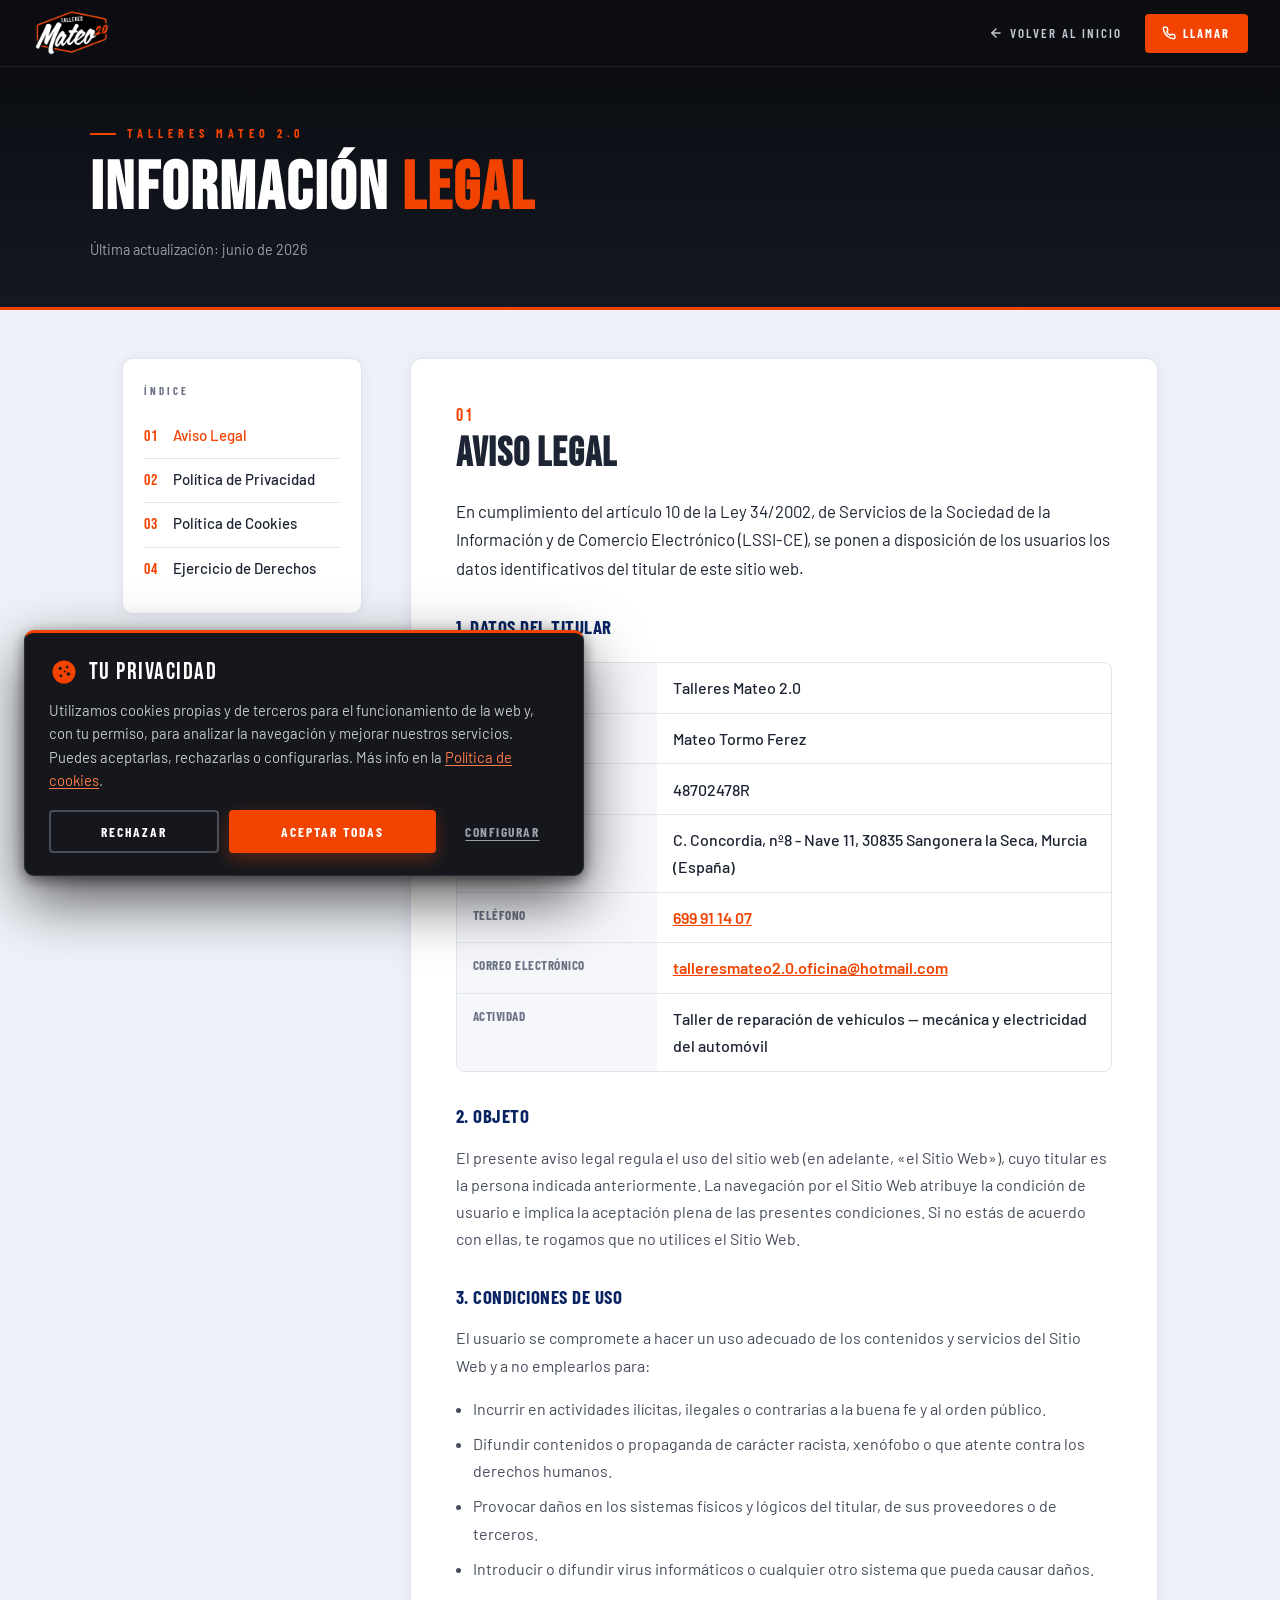
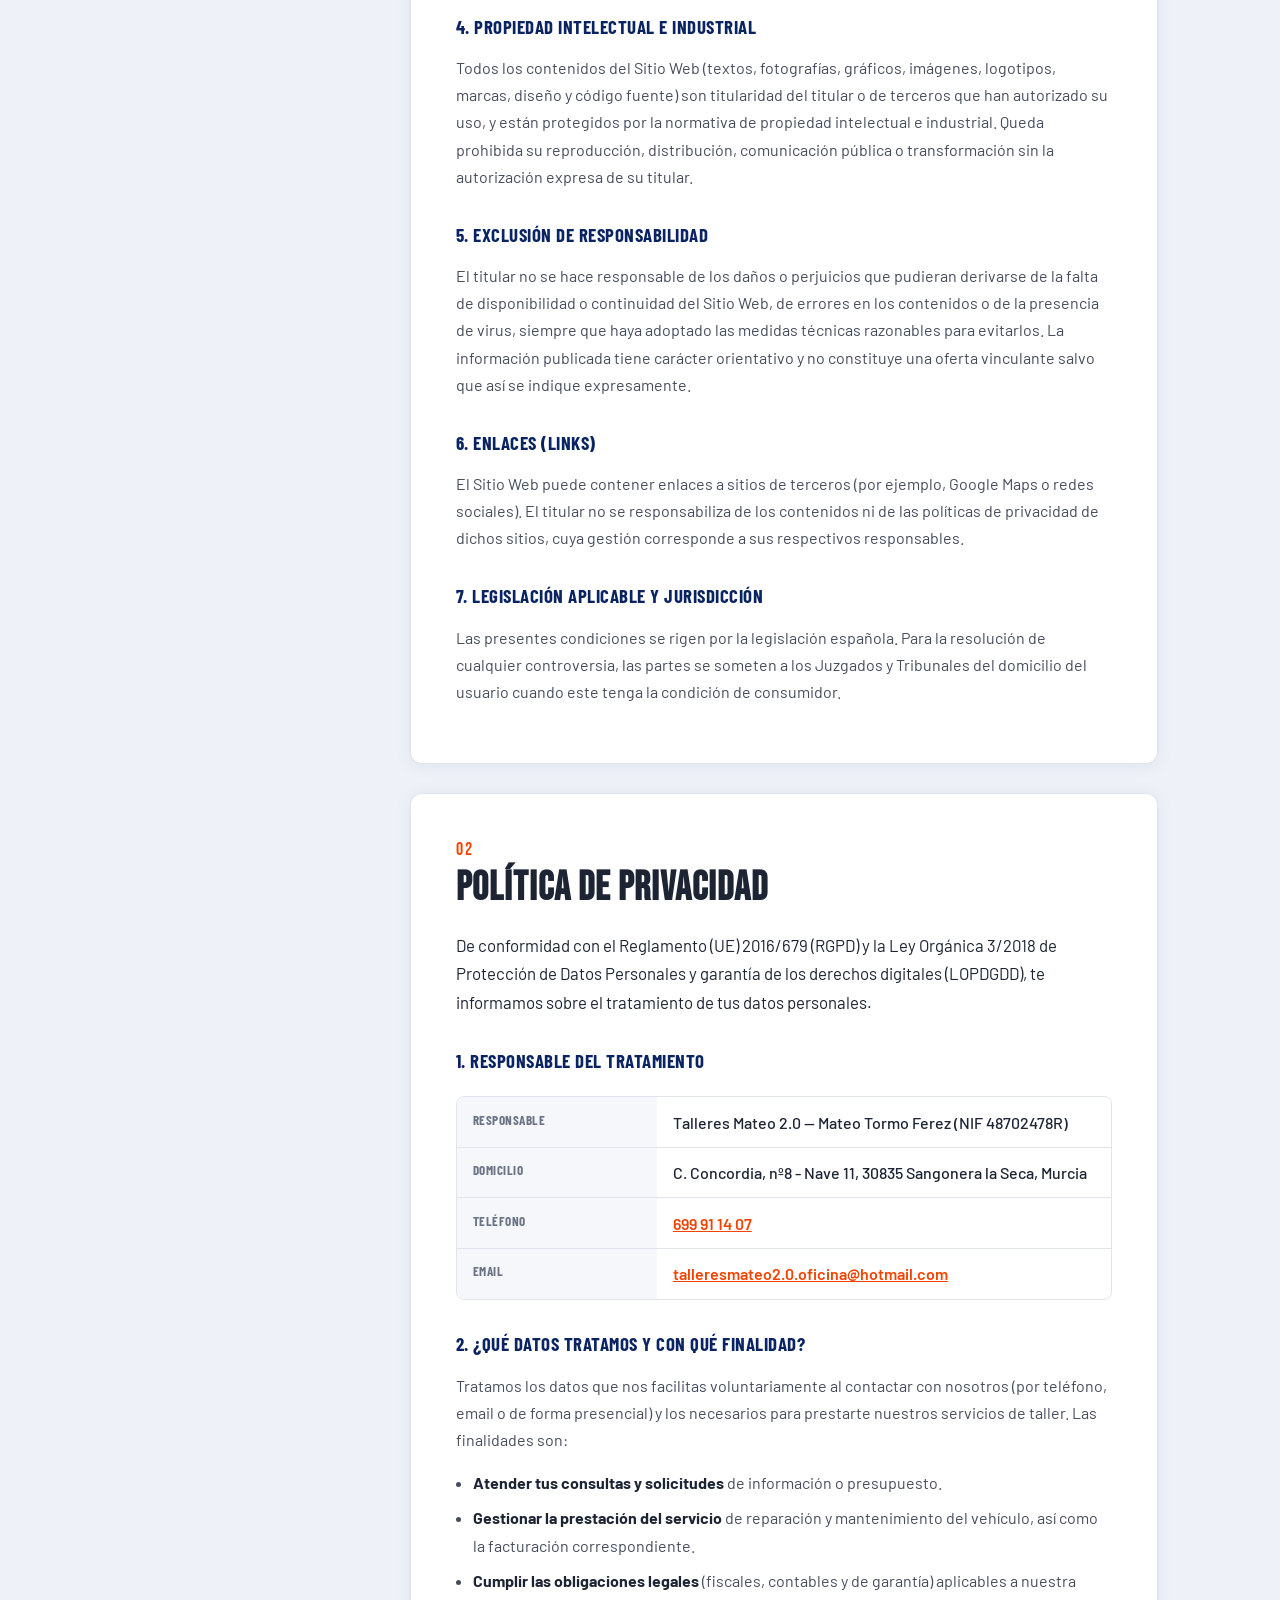
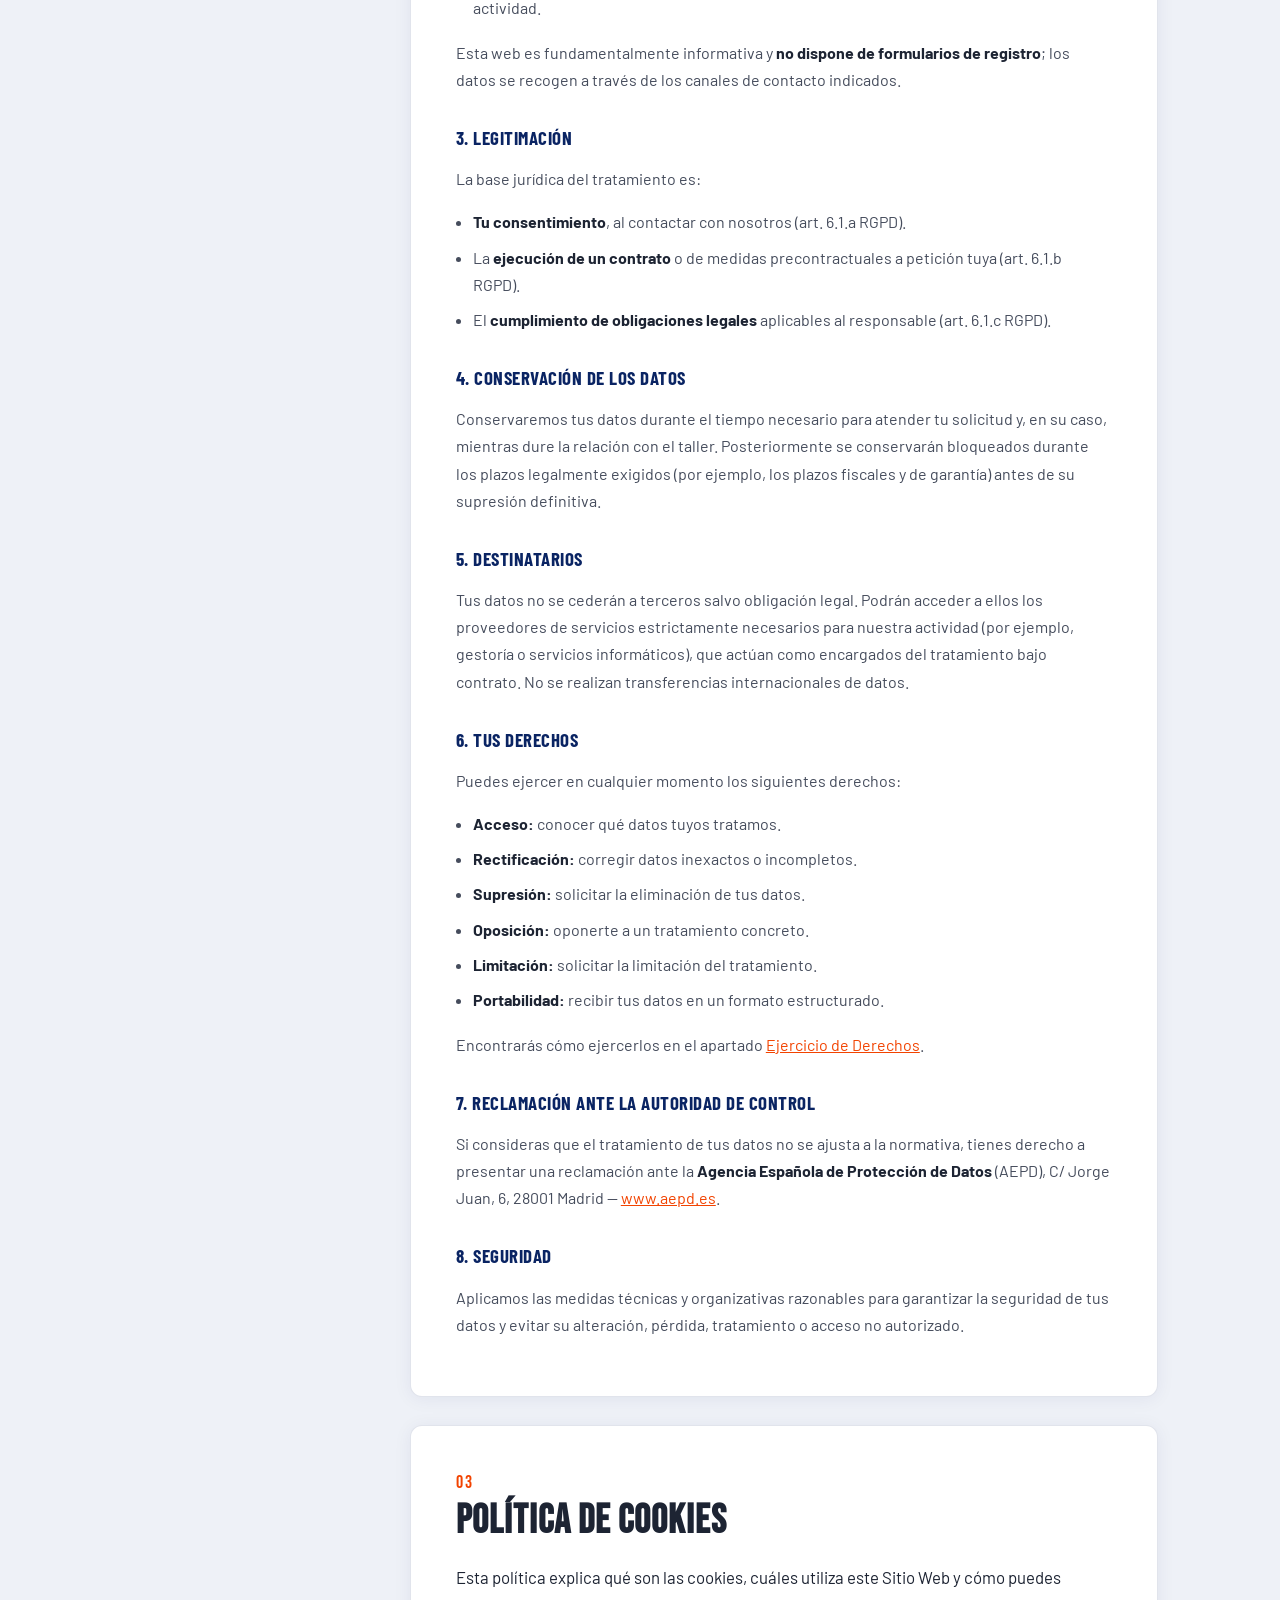
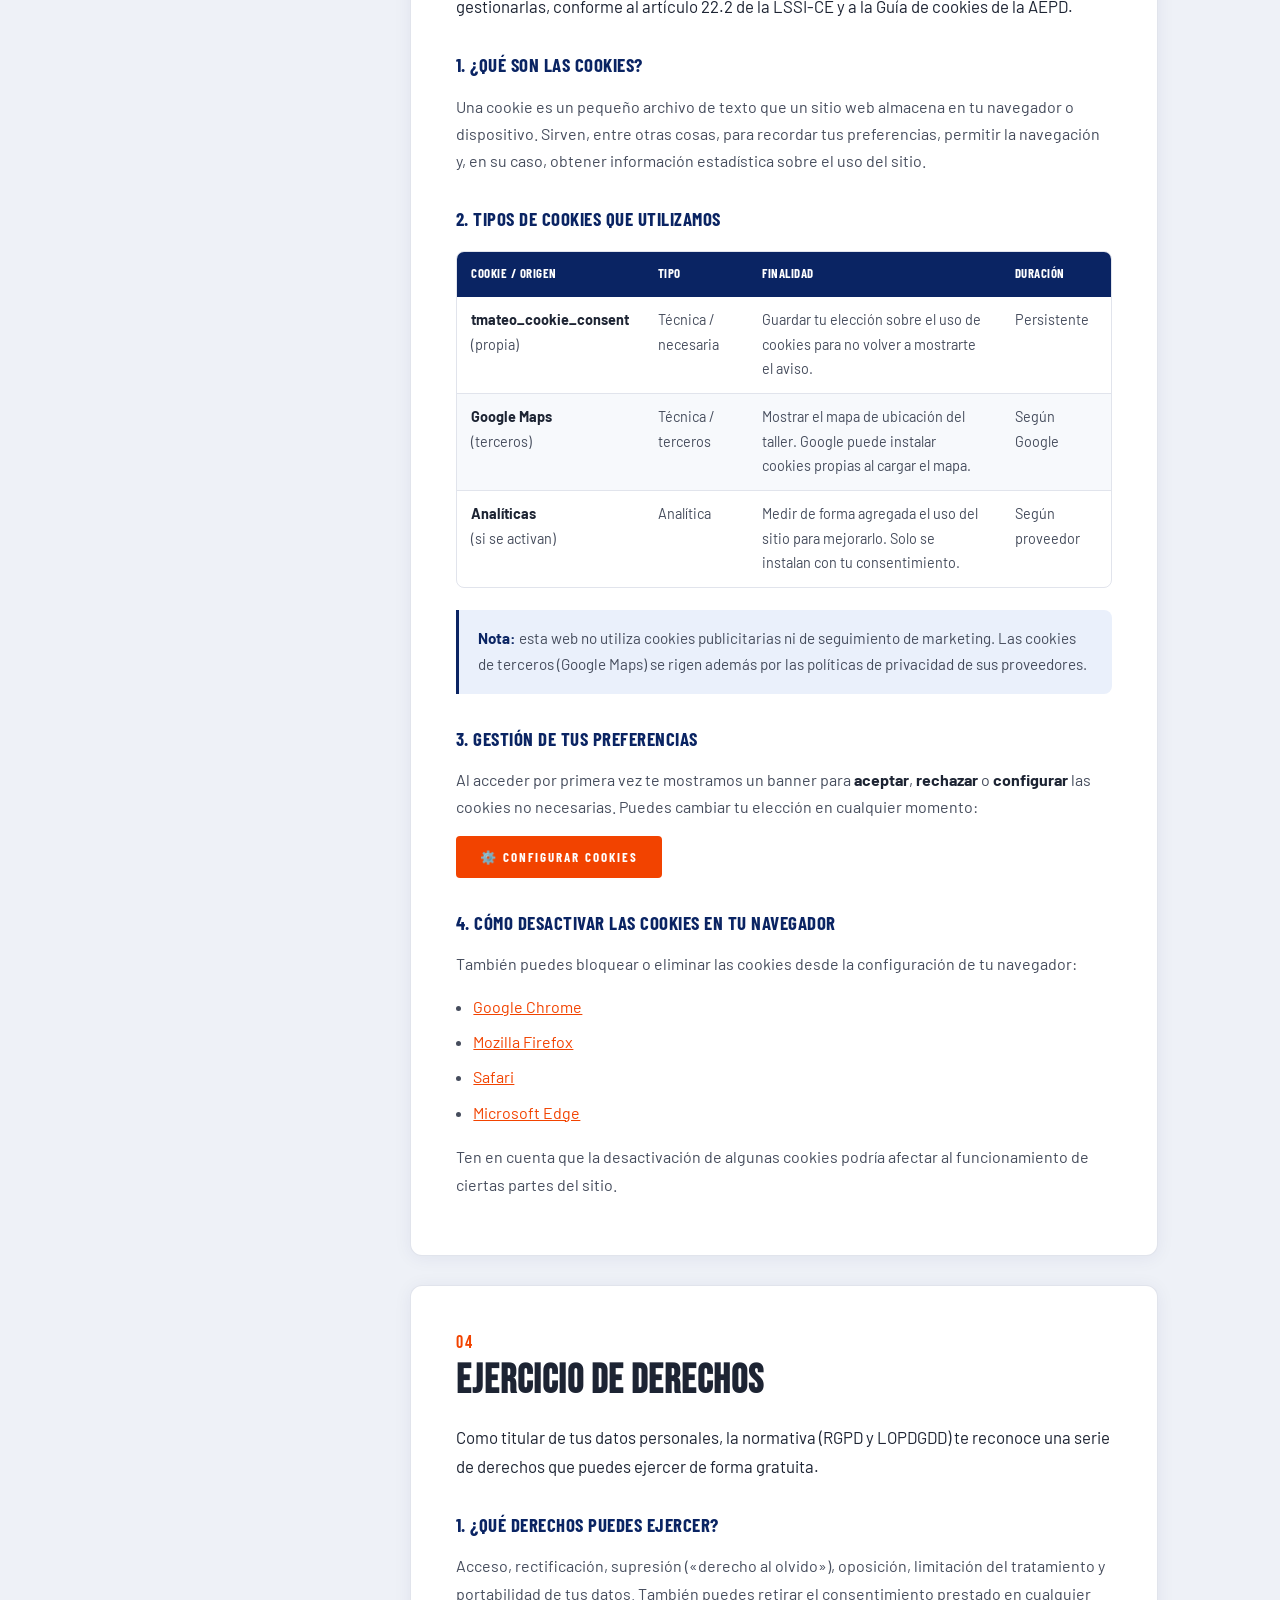
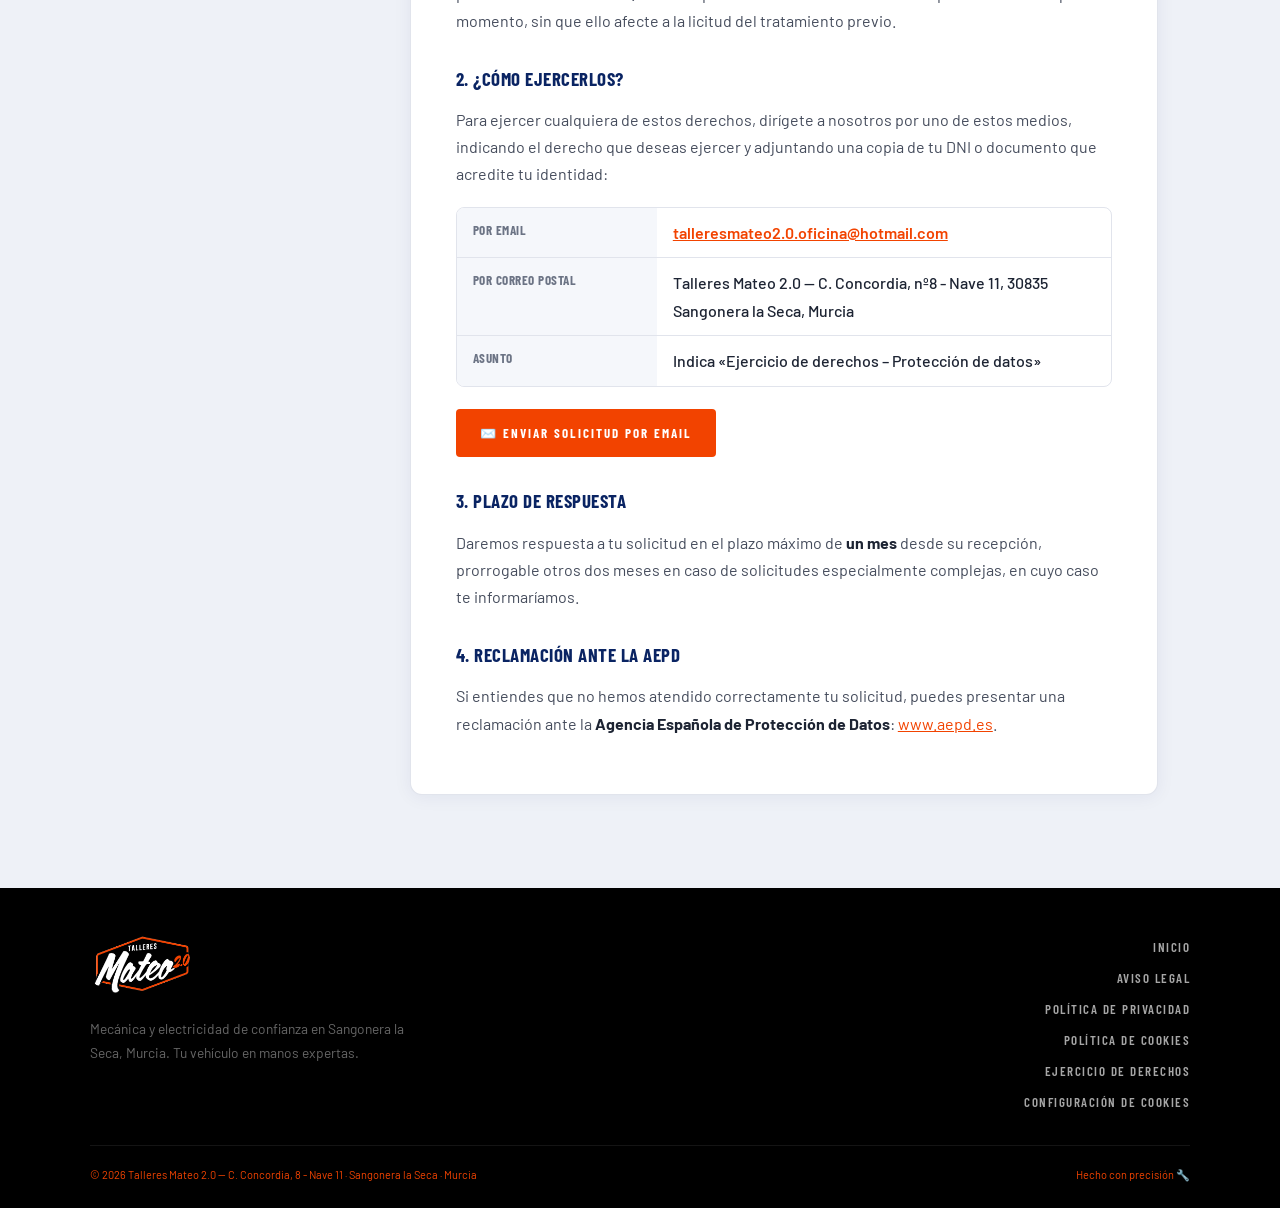
<file: legal.html>
<!doctype html>
<html lang="es">
<head>
<meta charset="UTF-8" />
<meta name="viewport" content="width=device-width, initial-scale=1.0" />
<title>Información Legal — Talleres Mateo 2.0</title>
<meta name="description" content="Aviso legal, política de privacidad, política de cookies y ejercicio de derechos de Talleres Mateo 2.0 (Sangonera la Seca, Murcia)." />
<link href="https://fonts.googleapis.com" rel="preconnect" />
<link crossorigin href="https://fonts.gstatic.com" rel="preconnect" />
<link href="https://fonts.googleapis.com/css2?family=Bebas+Neue&family=Barlow+Condensed:wght@400;600;700&family=Barlow:wght@300;400;500;600;700&display=swap" rel="stylesheet" />
<style>
  *, *:before, *:after { box-sizing:border-box; margin:0; padding:0; }
  :root {
    --orange:#f24300; --orange-dark:#c73800;
    --blue:#0a2463; --blue-mid:#16223f;
    --ink:#1d2433; --body:#454c5c; --muted:#6b7384;
    --line:#0a24631f; --bg:#eef1f7; --card:#fff; --black:#000;
  }
  html { scroll-behavior:smooth; }
  body { background:var(--bg); color:var(--body); font-family:'Barlow',system-ui,sans-serif; font-size:16px; line-height:1.7; }
  a { color:var(--orange); }

  /* ---------- TOP BAR ---------- */
  .lg-nav { position:sticky; top:0; z-index:50; background:#0b0d12; border-bottom:1px solid #ffffff14;
            display:flex; align-items:center; justify-content:space-between; gap:1rem; padding:.7rem 2rem; }
  .lg-nav-brand { display:flex; align-items:center; gap:.7rem; text-decoration:none; }
  .lg-nav-brand img { height:44px; width:auto; display:block; }
  .lg-nav-actions { display:flex; align-items:center; gap:1.4rem; }
  .lg-back { color:#c4c7cf; font-family:'Barlow Condensed',sans-serif; font-weight:600; font-size:13px;
             letter-spacing:2px; text-transform:uppercase; text-decoration:none; display:inline-flex; align-items:center; gap:.45rem; transition:color .2s; }
  .lg-back:hover { color:#fff; }
  .lg-call { background:var(--orange); color:#fff; text-decoration:none; font-family:'Barlow Condensed',sans-serif;
             font-weight:700; font-size:12.5px; letter-spacing:2px; text-transform:uppercase; padding:.55rem 1.1rem; border-radius:4px;
             display:inline-flex; align-items:center; gap:.45rem; transition:background .2s; }
  .lg-call:hover { background:var(--orange-dark); }
  .lg-call svg, .lg-back svg { width:14px; height:14px; }

  /* ---------- HEADER ---------- */
  .lg-header { background:linear-gradient(180deg,#0b0d12 0%, #141821 100%); color:#fff; padding:3.5rem 2rem 3rem; position:relative; overflow:hidden; }
  .lg-header:after { content:""; position:absolute; left:0; right:0; bottom:0; height:3px; background:var(--orange); }
  .lg-header-inner { max-width:1100px; margin:0 auto; }
  .lg-eyebrow { color:var(--orange); font-family:'Barlow Condensed',sans-serif; font-weight:700; font-size:12px; letter-spacing:5px; text-transform:uppercase; display:flex; align-items:center; gap:.7rem; margin-bottom:.9rem; }
  .lg-eyebrow:before { content:""; width:26px; height:2px; background:var(--orange); }
  .lg-title { font-family:'Bebas Neue',sans-serif; font-size:clamp(2.6rem,6vw,4.2rem); letter-spacing:2px; line-height:.95; }
  .lg-title span { color:var(--orange); }
  .lg-updated { color:#9aa0ab; font-size:.9rem; margin-top:1rem; }

  /* ---------- LAYOUT ---------- */
  .lg-wrap { max-width:1100px; margin:0 auto; padding:3rem 2rem 4rem; display:grid; grid-template-columns:240px 1fr; gap:3rem; align-items:start; }

  /* TOC */
  .lg-toc { position:sticky; top:84px; background:var(--card); border:1px solid var(--line); border-radius:10px; padding:1.4rem 1.3rem; box-shadow:0 2px 14px #0a246310; }
  .lg-toc-label { font-family:'Barlow Condensed',sans-serif; font-weight:700; font-size:11px; letter-spacing:3px; text-transform:uppercase; color:var(--muted); margin-bottom:.9rem; }
  .lg-toc a { display:flex; gap:.6rem; align-items:baseline; text-decoration:none; color:var(--ink); font-weight:500; font-size:.94rem; padding:.5rem 0; border-top:1px solid var(--line); transition:color .2s; }
  .lg-toc a:first-of-type { border-top:none; }
  .lg-toc a:hover, .lg-toc a.active { color:var(--orange); }
  .lg-toc a .n { font-family:'Bebas Neue',sans-serif; color:var(--orange); font-size:1rem; letter-spacing:1px; min-width:20px; }

  /* CONTENT */
  .lg-doc { background:var(--card); border:1px solid var(--line); border-radius:12px; padding:2.6rem 2.8rem; margin-bottom:1.8rem; box-shadow:0 2px 18px #0a246310; scroll-margin-top:84px; }
  .lg-doc-num { font-family:'Bebas Neue',sans-serif; color:var(--orange); font-size:1.1rem; letter-spacing:2px; }
  .lg-doc h2 { font-family:'Bebas Neue',sans-serif; color:var(--ink); font-size:clamp(1.8rem,3.5vw,2.5rem); letter-spacing:1px; line-height:1; margin:.2rem 0 1.4rem; }
  .lg-doc h3 { font-family:'Barlow Condensed',sans-serif; color:var(--blue); font-weight:700; font-size:1.18rem; letter-spacing:.5px; text-transform:uppercase; margin:1.8rem 0 .7rem; }
  .lg-doc p { margin-bottom:1rem; color:var(--body); }
  .lg-doc ul { margin:0 0 1.1rem 1.1rem; }
  .lg-doc li { margin-bottom:.5rem; }
  .lg-doc strong { color:var(--ink); }
  .lg-doc .lead { font-size:1.05rem; color:var(--ink); }

  /* identity card / data table */
  .lg-data { border:1px solid var(--line); border-radius:8px; overflow:hidden; margin:1.2rem 0 1.4rem; }
  .lg-data div { display:grid; grid-template-columns:200px 1fr; }
  .lg-data div + div { border-top:1px solid var(--line); }
  .lg-data dt { background:#f5f7fb; padding:.7rem 1rem; font-family:'Barlow Condensed',sans-serif; font-weight:700; letter-spacing:.5px; text-transform:uppercase; font-size:.82rem; color:var(--muted); }
  .lg-data dd { padding:.7rem 1rem; color:var(--ink); font-weight:500; }
  .lg-data dd a { font-weight:600; }

  /* cookie table */
  .lg-table-wrap { overflow-x:auto; margin:1rem 0 1.4rem; border:1px solid var(--line); border-radius:8px; }
  table.lg-table { width:100%; border-collapse:collapse; min-width:560px; font-size:.9rem; }
  table.lg-table th { background:var(--blue); color:#fff; text-align:left; padding:.7rem .9rem; font-family:'Barlow Condensed',sans-serif; font-weight:700; letter-spacing:.5px; text-transform:uppercase; font-size:.8rem; }
  table.lg-table td { padding:.7rem .9rem; border-top:1px solid var(--line); vertical-align:top; }
  table.lg-table tr:nth-child(even) td { background:#f7f9fc; }

  .lg-callout { background:#eaf0fb; border-left:3px solid var(--blue); border-radius:0 8px 8px 0; padding:1rem 1.2rem; margin:1.2rem 0; font-size:.95rem; }
  .lg-callout strong { color:var(--blue); }

  .lg-btn { display:inline-flex; align-items:center; gap:.5rem; background:var(--blue); color:#fff; text-decoration:none;
            font-family:'Barlow Condensed',sans-serif; font-weight:700; font-size:13px; letter-spacing:2px; text-transform:uppercase;
            padding:.8rem 1.5rem; border-radius:4px; transition:background .2s, transform .15s; cursor:pointer; border:none; }
  .lg-btn:hover { background:#08204f; transform:translateY(-1px); }
  .lg-btn.orange { background:var(--orange); } .lg-btn.orange:hover { background:var(--orange-dark); }

  /* ---------- FOOTER ---------- */
  footer.lg-foot { background:var(--black); color:#fff; padding:3rem 2rem 1.4rem; }
  .lg-foot-top { max-width:1100px; margin:0 auto; display:grid; grid-template-columns:1fr auto; gap:2rem; padding-bottom:2rem; border-bottom:1px solid #ffffff14; }
  .lg-foot-top img { height:58px; width:auto; }
  .lg-foot-tagline { color:#ffffff66; font-size:.86rem; line-height:1.7; max-width:320px; margin-top:1rem; }
  .lg-foot-links { display:flex; flex-direction:column; align-items:flex-end; gap:.55rem; }
  .lg-foot-links a { color:#ffffffa6; text-decoration:none; font-family:'Barlow Condensed',sans-serif; font-weight:600; font-size:13px; letter-spacing:1.5px; text-transform:uppercase; transition:color .2s; cursor:pointer; }
  .lg-foot-links a:hover { color:var(--orange); }
  .lg-foot-bottom { max-width:1100px; margin:1.3rem auto 0; display:flex; flex-wrap:wrap; justify-content:space-between; gap:.6rem; color:#ffffff40; font-size:11px; }
  .lg-foot-bottom span { color:var(--orange); }

  @media (max-width:860px) {
    .lg-wrap { grid-template-columns:1fr; gap:1.6rem; padding:2rem 1.1rem 3rem; }
    .lg-toc { position:static; top:auto; }
    .lg-doc { padding:1.8rem 1.3rem; }
    .lg-data div { grid-template-columns:1fr; }
    .lg-data dt { padding-bottom:.2rem; }
    .lg-data dd { padding-top:.2rem; }
    .lg-nav { padding:.6rem 1.1rem; }
    .lg-back span { display:none; }
    .lg-header { padding:2.6rem 1.1rem 2.4rem; }
    .lg-foot-top { grid-template-columns:1fr; }
    .lg-foot-links { align-items:flex-start; }
  }

  /* ---------- MOBILE FIX: allow grid items to shrink so the cookies
     table's own horizontal scroll (.lg-table-wrap) stays contained
     instead of forcing the whole page width ---------- */
  @media (max-width:860px) {
    main, .lg-doc { min-width:0; }
  }
</style>
</head>
<body>

<!-- TOP BAR -->
<div class="lg-nav">
  <a class="lg-nav-brand" href="index.html"><img src="assets/logo-mateo-opt.png" alt="Talleres Mateo 2.0" /></a>
  <div class="lg-nav-actions">
    <a class="lg-back" href="index.html">
      <svg viewBox="0 0 24 24" fill="none" stroke="currentColor" stroke-width="2.5" stroke-linecap="round" stroke-linejoin="round"><line x1="19" y1="12" x2="5" y2="12"/><polyline points="12 19 5 12 12 5"/></svg>
      <span>Volver al inicio</span>
    </a>
    <a class="lg-call" href="tel:699911407">
      <svg viewBox="0 0 24 24" fill="none" stroke="currentColor" stroke-width="2.5" stroke-linecap="round" stroke-linejoin="round"><path d="M22 16.92v3a2 2 0 0 1-2.18 2 19.79 19.79 0 0 1-8.63-3.07 19.5 19.5 0 0 1-6-6 19.79 19.79 0 0 1-3.07-8.67A2 2 0 0 1 4.11 2h3a2 2 0 0 1 2 1.72 12.84 12.84 0 0 0 .7 2.81 2 2 0 0 1-.45 2.11L8.09 9.91a16 16 0 0 0 6 6l1.27-1.27a2 2 0 0 1 2.11-.45 12.84 12.84 0 0 0 2.81.7A2 2 0 0 1 22 16.92z"/></svg>
      Llamar
    </a>
  </div>
</div>

<!-- HEADER -->
<header class="lg-header">
  <div class="lg-header-inner">
    <p class="lg-eyebrow">Talleres Mateo 2.0</p>
    <h1 class="lg-title">Información <span>Legal</span></h1>
    <p class="lg-updated">Última actualización: junio de 2026</p>
  </div>
</header>

<div class="lg-wrap">

  <!-- TOC -->
  <nav class="lg-toc" aria-label="Índice legal">
    <p class="lg-toc-label">Índice</p>
    <a href="#aviso-legal"><span class="n">01</span> Aviso Legal</a>
    <a href="#privacidad"><span class="n">02</span> Política de Privacidad</a>
    <a href="#cookies"><span class="n">03</span> Política de Cookies</a>
    <a href="#derechos"><span class="n">04</span> Ejercicio de Derechos</a>
  </nav>

  <main>

    <!-- 01 AVISO LEGAL -->
    <section class="lg-doc" id="aviso-legal">
      <span class="lg-doc-num">01</span>
      <h2>Aviso Legal</h2>
      <p class="lead">En cumplimiento del artículo 10 de la Ley 34/2002, de Servicios de la Sociedad de la Información y de Comercio Electrónico (LSSI-CE), se ponen a disposición de los usuarios los datos identificativos del titular de este sitio web.</p>

      <h3>1. Datos del titular</h3>
      <dl class="lg-data">
        <div><dt>Nombre comercial</dt><dd>Talleres Mateo 2.0</dd></div>
        <div><dt>Titular</dt><dd>Mateo Tormo Ferez</dd></div>
        <div><dt>NIF / CIF</dt><dd>48702478R</dd></div>
        <div><dt>Domicilio</dt><dd>C. Concordia, nº8 - Nave 11, 30835 Sangonera la Seca, Murcia (España)</dd></div>
        <div><dt>Teléfono</dt><dd><a href="tel:699911407">699 91 14 07</a></dd></div>
        <div><dt>Correo electrónico</dt><dd><a href="mailto:talleresmateo2.0.oficina@hotmail.com">talleresmateo2.0.oficina@hotmail.com</a></dd></div>
        <div><dt>Actividad</dt><dd>Taller de reparación de vehículos — mecánica y electricidad del automóvil</dd></div>
      </dl>

      <h3>2. Objeto</h3>
      <p>El presente aviso legal regula el uso del sitio web (en adelante, «el Sitio Web»), cuyo titular es la persona indicada anteriormente. La navegación por el Sitio Web atribuye la condición de usuario e implica la aceptación plena de las presentes condiciones. Si no estás de acuerdo con ellas, te rogamos que no utilices el Sitio Web.</p>

      <h3>3. Condiciones de uso</h3>
      <p>El usuario se compromete a hacer un uso adecuado de los contenidos y servicios del Sitio Web y a no emplearlos para:</p>
      <ul>
        <li>Incurrir en actividades ilícitas, ilegales o contrarias a la buena fe y al orden público.</li>
        <li>Difundir contenidos o propaganda de carácter racista, xenófobo o que atente contra los derechos humanos.</li>
        <li>Provocar daños en los sistemas físicos y lógicos del titular, de sus proveedores o de terceros.</li>
        <li>Introducir o difundir virus informáticos o cualquier otro sistema que pueda causar daños.</li>
      </ul>

      <h3>4. Propiedad intelectual e industrial</h3>
      <p>Todos los contenidos del Sitio Web (textos, fotografías, gráficos, imágenes, logotipos, marcas, diseño y código fuente) son titularidad del titular o de terceros que han autorizado su uso, y están protegidos por la normativa de propiedad intelectual e industrial. Queda prohibida su reproducción, distribución, comunicación pública o transformación sin la autorización expresa de su titular.</p>

      <h3>5. Exclusión de responsabilidad</h3>
      <p>El titular no se hace responsable de los daños o perjuicios que pudieran derivarse de la falta de disponibilidad o continuidad del Sitio Web, de errores en los contenidos o de la presencia de virus, siempre que haya adoptado las medidas técnicas razonables para evitarlos. La información publicada tiene carácter orientativo y no constituye una oferta vinculante salvo que así se indique expresamente.</p>

      <h3>6. Enlaces (links)</h3>
      <p>El Sitio Web puede contener enlaces a sitios de terceros (por ejemplo, Google Maps o redes sociales). El titular no se responsabiliza de los contenidos ni de las políticas de privacidad de dichos sitios, cuya gestión corresponde a sus respectivos responsables.</p>

      <h3>7. Legislación aplicable y jurisdicción</h3>
      <p>Las presentes condiciones se rigen por la legislación española. Para la resolución de cualquier controversia, las partes se someten a los Juzgados y Tribunales del domicilio del usuario cuando este tenga la condición de consumidor.</p>
    </section>

    <!-- 02 PRIVACIDAD -->
    <section class="lg-doc" id="privacidad">
      <span class="lg-doc-num">02</span>
      <h2>Política de Privacidad</h2>
      <p class="lead">De conformidad con el Reglamento (UE) 2016/679 (RGPD) y la Ley Orgánica 3/2018 de Protección de Datos Personales y garantía de los derechos digitales (LOPDGDD), te informamos sobre el tratamiento de tus datos personales.</p>

      <h3>1. Responsable del tratamiento</h3>
      <dl class="lg-data">
        <div><dt>Responsable</dt><dd>Talleres Mateo 2.0 — Mateo Tormo Ferez (NIF 48702478R)</dd></div>
        <div><dt>Domicilio</dt><dd>C. Concordia, nº8 - Nave 11, 30835 Sangonera la Seca, Murcia</dd></div>
        <div><dt>Teléfono</dt><dd><a href="tel:699911407">699 91 14 07</a></dd></div>
        <div><dt>Email</dt><dd><a href="mailto:talleresmateo2.0.oficina@hotmail.com">talleresmateo2.0.oficina@hotmail.com</a></dd></div>
      </dl>

      <h3>2. ¿Qué datos tratamos y con qué finalidad?</h3>
      <p>Tratamos los datos que nos facilitas voluntariamente al contactar con nosotros (por teléfono, email o de forma presencial) y los necesarios para prestarte nuestros servicios de taller. Las finalidades son:</p>
      <ul>
        <li><strong>Atender tus consultas y solicitudes</strong> de información o presupuesto.</li>
        <li><strong>Gestionar la prestación del servicio</strong> de reparación y mantenimiento del vehículo, así como la facturación correspondiente.</li>
        <li><strong>Cumplir las obligaciones legales</strong> (fiscales, contables y de garantía) aplicables a nuestra actividad.</li>
      </ul>
      <p>Esta web es fundamentalmente informativa y <strong>no dispone de formularios de registro</strong>; los datos se recogen a través de los canales de contacto indicados.</p>

      <h3>3. Legitimación</h3>
      <p>La base jurídica del tratamiento es:</p>
      <ul>
        <li><strong>Tu consentimiento</strong>, al contactar con nosotros (art. 6.1.a RGPD).</li>
        <li>La <strong>ejecución de un contrato</strong> o de medidas precontractuales a petición tuya (art. 6.1.b RGPD).</li>
        <li>El <strong>cumplimiento de obligaciones legales</strong> aplicables al responsable (art. 6.1.c RGPD).</li>
      </ul>

      <h3>4. Conservación de los datos</h3>
      <p>Conservaremos tus datos durante el tiempo necesario para atender tu solicitud y, en su caso, mientras dure la relación con el taller. Posteriormente se conservarán bloqueados durante los plazos legalmente exigidos (por ejemplo, los plazos fiscales y de garantía) antes de su supresión definitiva.</p>

      <h3>5. Destinatarios</h3>
      <p>Tus datos no se cederán a terceros salvo obligación legal. Podrán acceder a ellos los proveedores de servicios estrictamente necesarios para nuestra actividad (por ejemplo, gestoría o servicios informáticos), que actúan como encargados del tratamiento bajo contrato. No se realizan transferencias internacionales de datos.</p>

      <h3>6. Tus derechos</h3>
      <p>Puedes ejercer en cualquier momento los siguientes derechos:</p>
      <ul>
        <li><strong>Acceso:</strong> conocer qué datos tuyos tratamos.</li>
        <li><strong>Rectificación:</strong> corregir datos inexactos o incompletos.</li>
        <li><strong>Supresión:</strong> solicitar la eliminación de tus datos.</li>
        <li><strong>Oposición:</strong> oponerte a un tratamiento concreto.</li>
        <li><strong>Limitación:</strong> solicitar la limitación del tratamiento.</li>
        <li><strong>Portabilidad:</strong> recibir tus datos en un formato estructurado.</li>
      </ul>
      <p>Encontrarás cómo ejercerlos en el apartado <a href="#derechos">Ejercicio de Derechos</a>.</p>

      <h3>7. Reclamación ante la autoridad de control</h3>
      <p>Si consideras que el tratamiento de tus datos no se ajusta a la normativa, tienes derecho a presentar una reclamación ante la <strong>Agencia Española de Protección de Datos</strong> (AEPD), C/ Jorge Juan, 6, 28001 Madrid — <a href="https://www.aepd.es" target="_blank" rel="noopener">www.aepd.es</a>.</p>

      <h3>8. Seguridad</h3>
      <p>Aplicamos las medidas técnicas y organizativas razonables para garantizar la seguridad de tus datos y evitar su alteración, pérdida, tratamiento o acceso no autorizado.</p>
    </section>

    <!-- 03 COOKIES -->
    <section class="lg-doc" id="cookies">
      <span class="lg-doc-num">03</span>
      <h2>Política de Cookies</h2>
      <p class="lead">Esta política explica qué son las cookies, cuáles utiliza este Sitio Web y cómo puedes gestionarlas, conforme al artículo 22.2 de la LSSI-CE y a la Guía de cookies de la AEPD.</p>

      <h3>1. ¿Qué son las cookies?</h3>
      <p>Una cookie es un pequeño archivo de texto que un sitio web almacena en tu navegador o dispositivo. Sirven, entre otras cosas, para recordar tus preferencias, permitir la navegación y, en su caso, obtener información estadística sobre el uso del sitio.</p>

      <h3>2. Tipos de cookies que utilizamos</h3>
      <div class="lg-table-wrap">
        <table class="lg-table">
          <thead><tr><th>Cookie / Origen</th><th>Tipo</th><th>Finalidad</th><th>Duración</th></tr></thead>
          <tbody>
            <tr>
              <td><strong>tmateo_cookie_consent</strong><br>(propia)</td>
              <td>Técnica / necesaria</td>
              <td>Guardar tu elección sobre el uso de cookies para no volver a mostrarte el aviso.</td>
              <td>Persistente</td>
            </tr>
            <tr>
              <td><strong>Google Maps</strong><br>(terceros)</td>
              <td>Técnica / terceros</td>
              <td>Mostrar el mapa de ubicación del taller. Google puede instalar cookies propias al cargar el mapa.</td>
              <td>Según Google</td>
            </tr>
            <tr>
              <td><strong>Analíticas</strong><br>(si se activan)</td>
              <td>Analítica</td>
              <td>Medir de forma agregada el uso del sitio para mejorarlo. Solo se instalan con tu consentimiento.</td>
              <td>Según proveedor</td>
            </tr>
          </tbody>
        </table>
      </div>
      <div class="lg-callout"><strong>Nota:</strong> esta web no utiliza cookies publicitarias ni de seguimiento de marketing. Las cookies de terceros (Google Maps) se rigen además por las políticas de privacidad de sus proveedores.</div>

      <h3>3. Gestión de tus preferencias</h3>
      <p>Al acceder por primera vez te mostramos un banner para <strong>aceptar</strong>, <strong>rechazar</strong> o <strong>configurar</strong> las cookies no necesarias. Puedes cambiar tu elección en cualquier momento:</p>
      <p><button class="lg-btn orange" data-cookie-settings type="button">⚙️ Configurar cookies</button></p>

      <h3>4. Cómo desactivar las cookies en tu navegador</h3>
      <p>También puedes bloquear o eliminar las cookies desde la configuración de tu navegador:</p>
      <ul>
        <li><a href="https://support.google.com/chrome/answer/95647" target="_blank" rel="noopener">Google Chrome</a></li>
        <li><a href="https://support.mozilla.org/es/kb/Borrar%20cookies" target="_blank" rel="noopener">Mozilla Firefox</a></li>
        <li><a href="https://support.apple.com/es-es/guide/safari/sfri11471/mac" target="_blank" rel="noopener">Safari</a></li>
        <li><a href="https://support.microsoft.com/es-es/microsoft-edge" target="_blank" rel="noopener">Microsoft Edge</a></li>
      </ul>
      <p>Ten en cuenta que la desactivación de algunas cookies podría afectar al funcionamiento de ciertas partes del sitio.</p>
    </section>

    <!-- 04 DERECHOS -->
    <section class="lg-doc" id="derechos">
      <span class="lg-doc-num">04</span>
      <h2>Ejercicio de Derechos</h2>
      <p class="lead">Como titular de tus datos personales, la normativa (RGPD y LOPDGDD) te reconoce una serie de derechos que puedes ejercer de forma gratuita.</p>

      <h3>1. ¿Qué derechos puedes ejercer?</h3>
      <p>Acceso, rectificación, supresión («derecho al olvido»), oposición, limitación del tratamiento y portabilidad de tus datos. También puedes retirar el consentimiento prestado en cualquier momento, sin que ello afecte a la licitud del tratamiento previo.</p>

      <h3>2. ¿Cómo ejercerlos?</h3>
      <p>Para ejercer cualquiera de estos derechos, dirígete a nosotros por uno de estos medios, indicando el derecho que deseas ejercer y adjuntando una copia de tu DNI o documento que acredite tu identidad:</p>
      <dl class="lg-data">
        <div><dt>Por email</dt><dd><a href="mailto:talleresmateo2.0.oficina@hotmail.com?subject=Ejercicio%20de%20derechos%20RGPD">talleresmateo2.0.oficina@hotmail.com</a></dd></div>
        <div><dt>Por correo postal</dt><dd>Talleres Mateo 2.0 — C. Concordia, nº8 - Nave 11, 30835 Sangonera la Seca, Murcia</dd></div>
        <div><dt>Asunto</dt><dd>Indica «Ejercicio de derechos – Protección de datos»</dd></div>
      </dl>
      <p>
        <a class="lg-btn orange" href="mailto:talleresmateo2.0.oficina@hotmail.com?subject=Ejercicio%20de%20derechos%20RGPD&body=Deseo%20ejercer%20el%20siguiente%20derecho%3A%20%5Bacceso%2Frectificaci%C3%B3n%2Fsupresi%C3%B3n%2Foposici%C3%B3n%2Flimitaci%C3%B3n%2Fportabilidad%5D.%20Adjunto%20copia%20de%20mi%20documento%20de%20identidad.">✉️ Enviar solicitud por email</a>
      </p>

      <h3>3. Plazo de respuesta</h3>
      <p>Daremos respuesta a tu solicitud en el plazo máximo de <strong>un mes</strong> desde su recepción, prorrogable otros dos meses en caso de solicitudes especialmente complejas, en cuyo caso te informaríamos.</p>

      <h3>4. Reclamación ante la AEPD</h3>
      <p>Si entiendes que no hemos atendido correctamente tu solicitud, puedes presentar una reclamación ante la <strong>Agencia Española de Protección de Datos</strong>: <a href="https://www.aepd.es" target="_blank" rel="noopener">www.aepd.es</a>.</p>
    </section>

  </main>
</div>

<!-- FOOTER -->
<footer class="lg-foot">
  <div class="lg-foot-top">
    <div>
      <img src="assets/logo-mateo-opt.png" alt="Talleres Mateo 2.0" />
      <p class="lg-foot-tagline">Mecánica y electricidad de confianza en Sangonera la Seca, Murcia. Tu vehículo en manos expertas.</p>
    </div>
    <div class="lg-foot-links">
      <a href="index.html">Inicio</a>
      <a href="#aviso-legal">Aviso Legal</a>
      <a href="#privacidad">Política de Privacidad</a>
      <a href="#cookies">Política de Cookies</a>
      <a href="#derechos">Ejercicio de Derechos</a>
      <a data-cookie-settings href="#">Configuración de cookies</a>
    </div>
  </div>
  <div class="lg-foot-bottom">
    <span>&copy; 2026 <span>Talleres Mateo 2.0</span> — C. Concordia, 8 - Nave 11 · Sangonera la Seca · Murcia</span>
    <span>Hecho con precisión 🔧</span>
  </div>
</footer>

<script src="cookie-consent.js"></script>
<script>
  // TOC active highlight
  (function () {
    var links = Array.prototype.slice.call(document.querySelectorAll('.lg-toc a'));
    var map = {};
    links.forEach(function (a) { var id = a.getAttribute('href').slice(1); map[id] = a; });
    var obs = new IntersectionObserver(function (entries) {
      entries.forEach(function (e) {
        if (e.isIntersecting) {
          links.forEach(function (l) { l.classList.remove('active'); });
          if (map[e.target.id]) map[e.target.id].classList.add('active');
        }
      });
    }, { rootMargin: '-30% 0px -60% 0px' });
    document.querySelectorAll('.lg-doc').forEach(function (s) { obs.observe(s); });
  })();
</script>

</body>
</html>
</file>
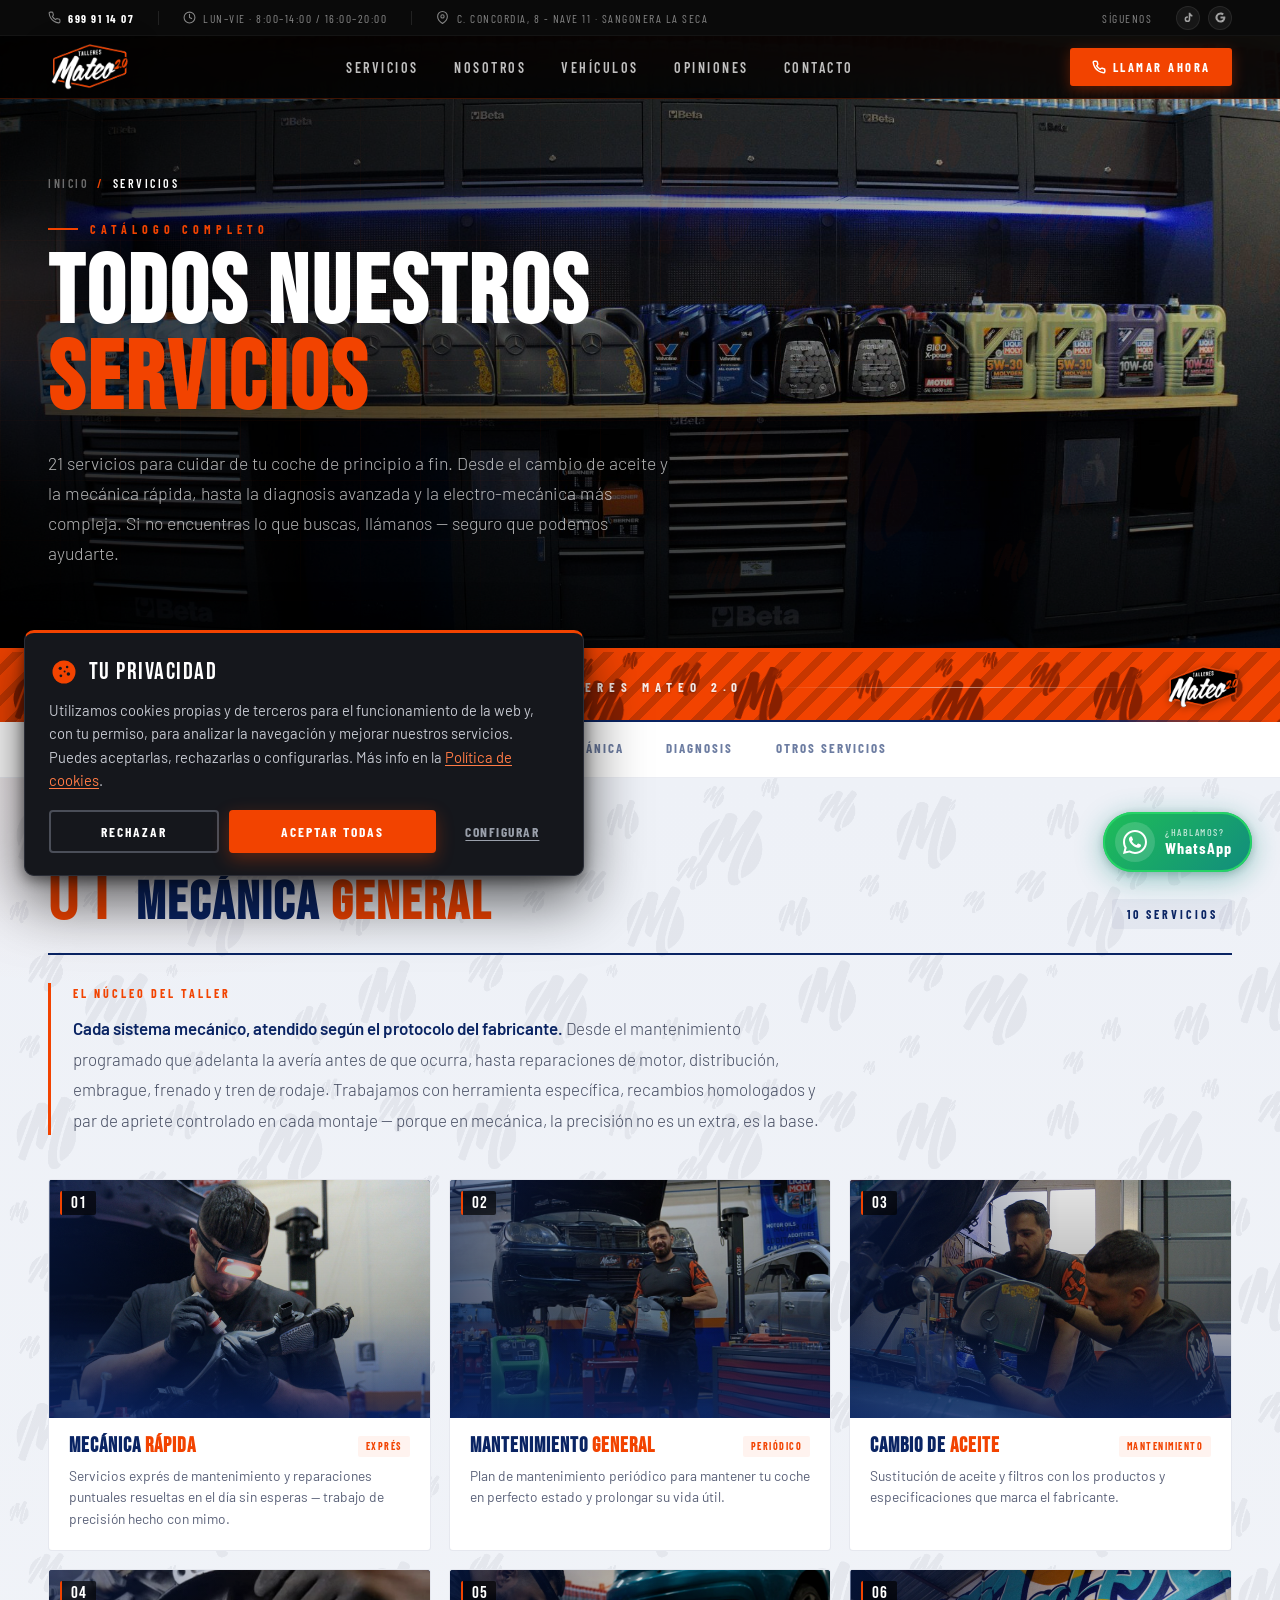
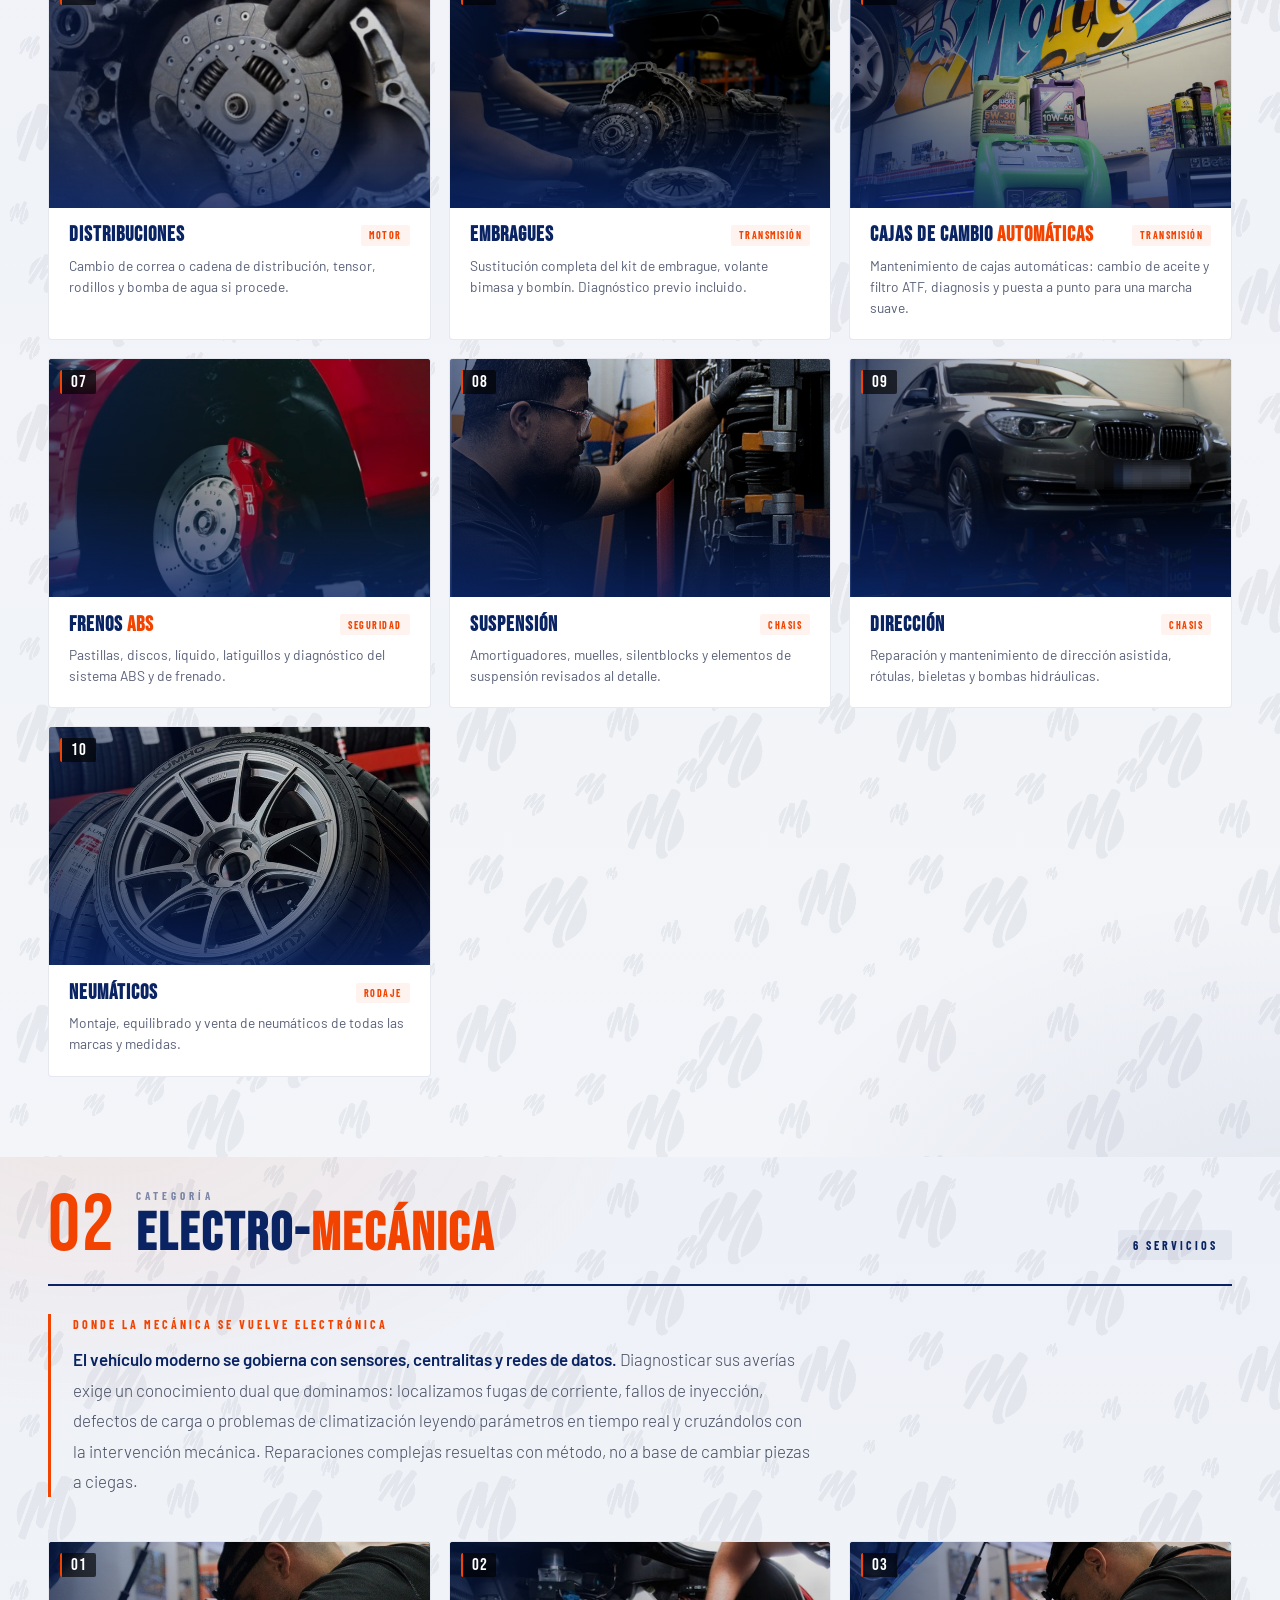
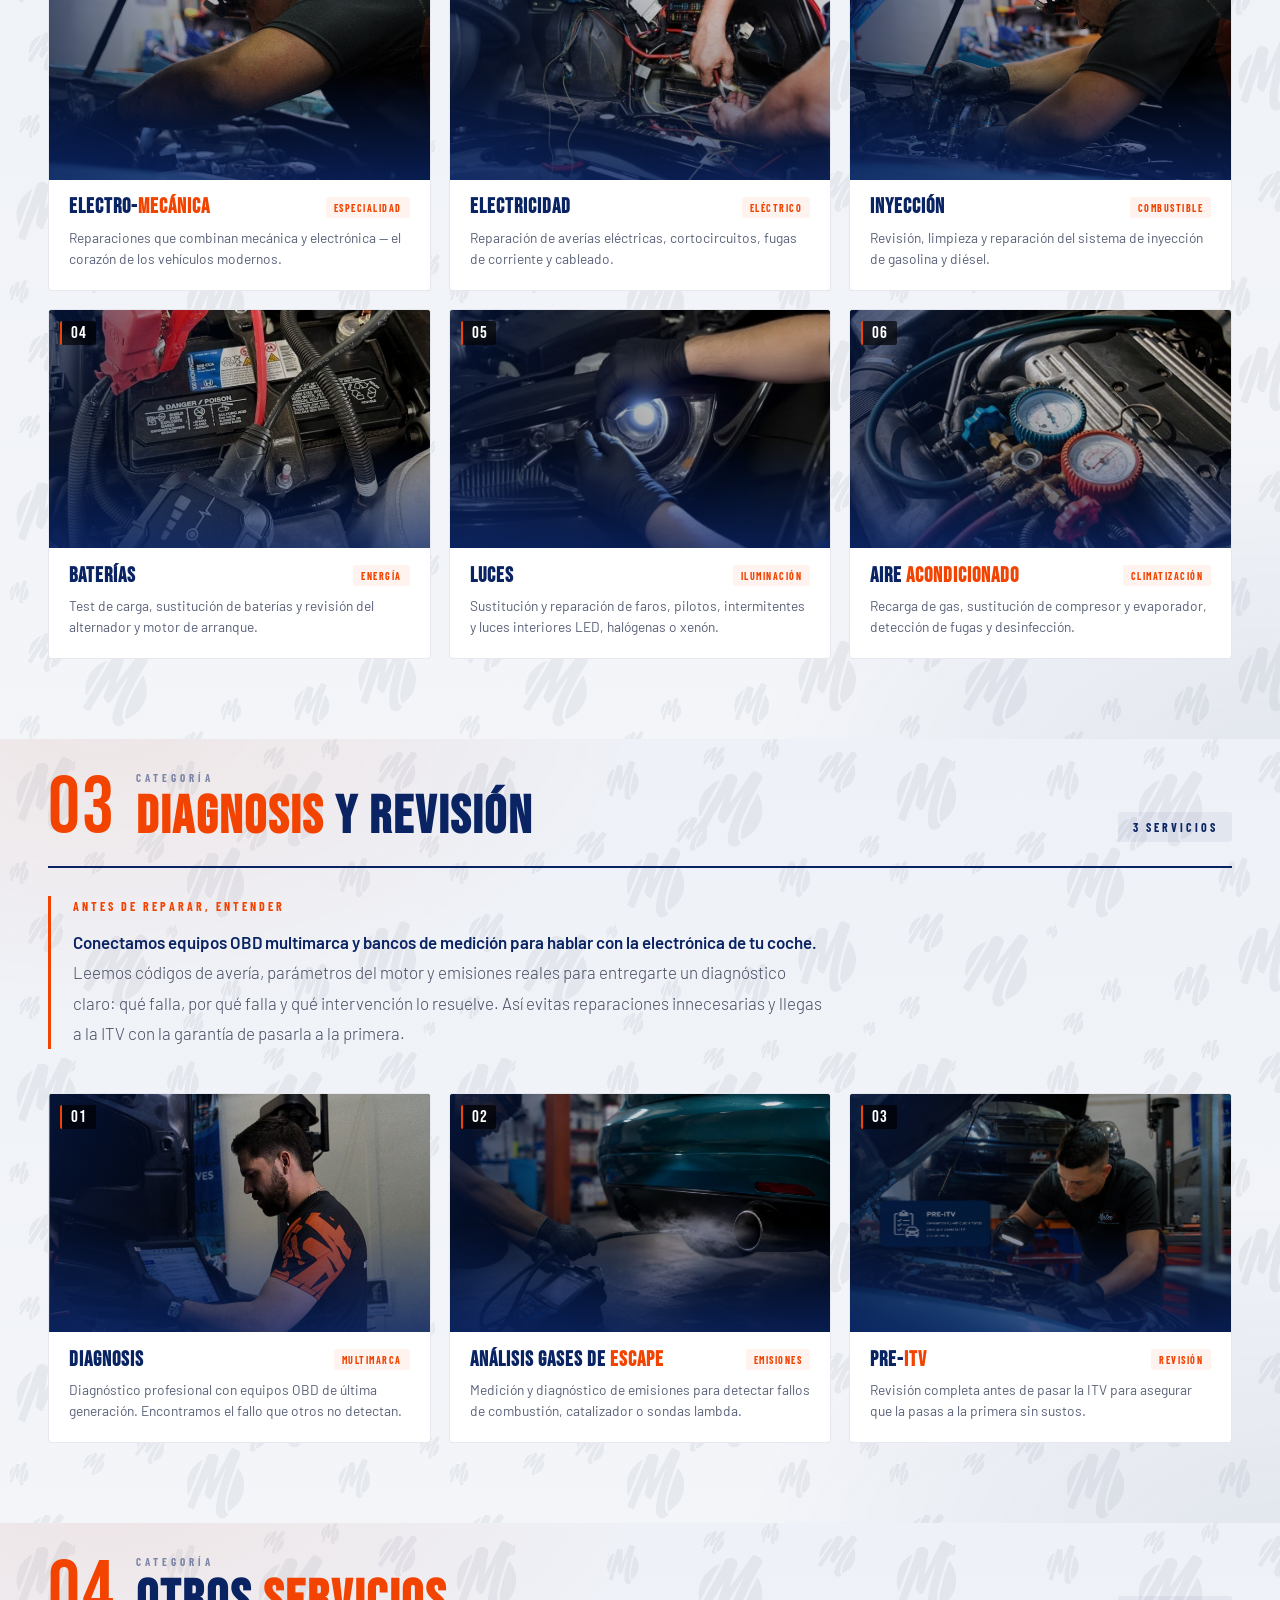
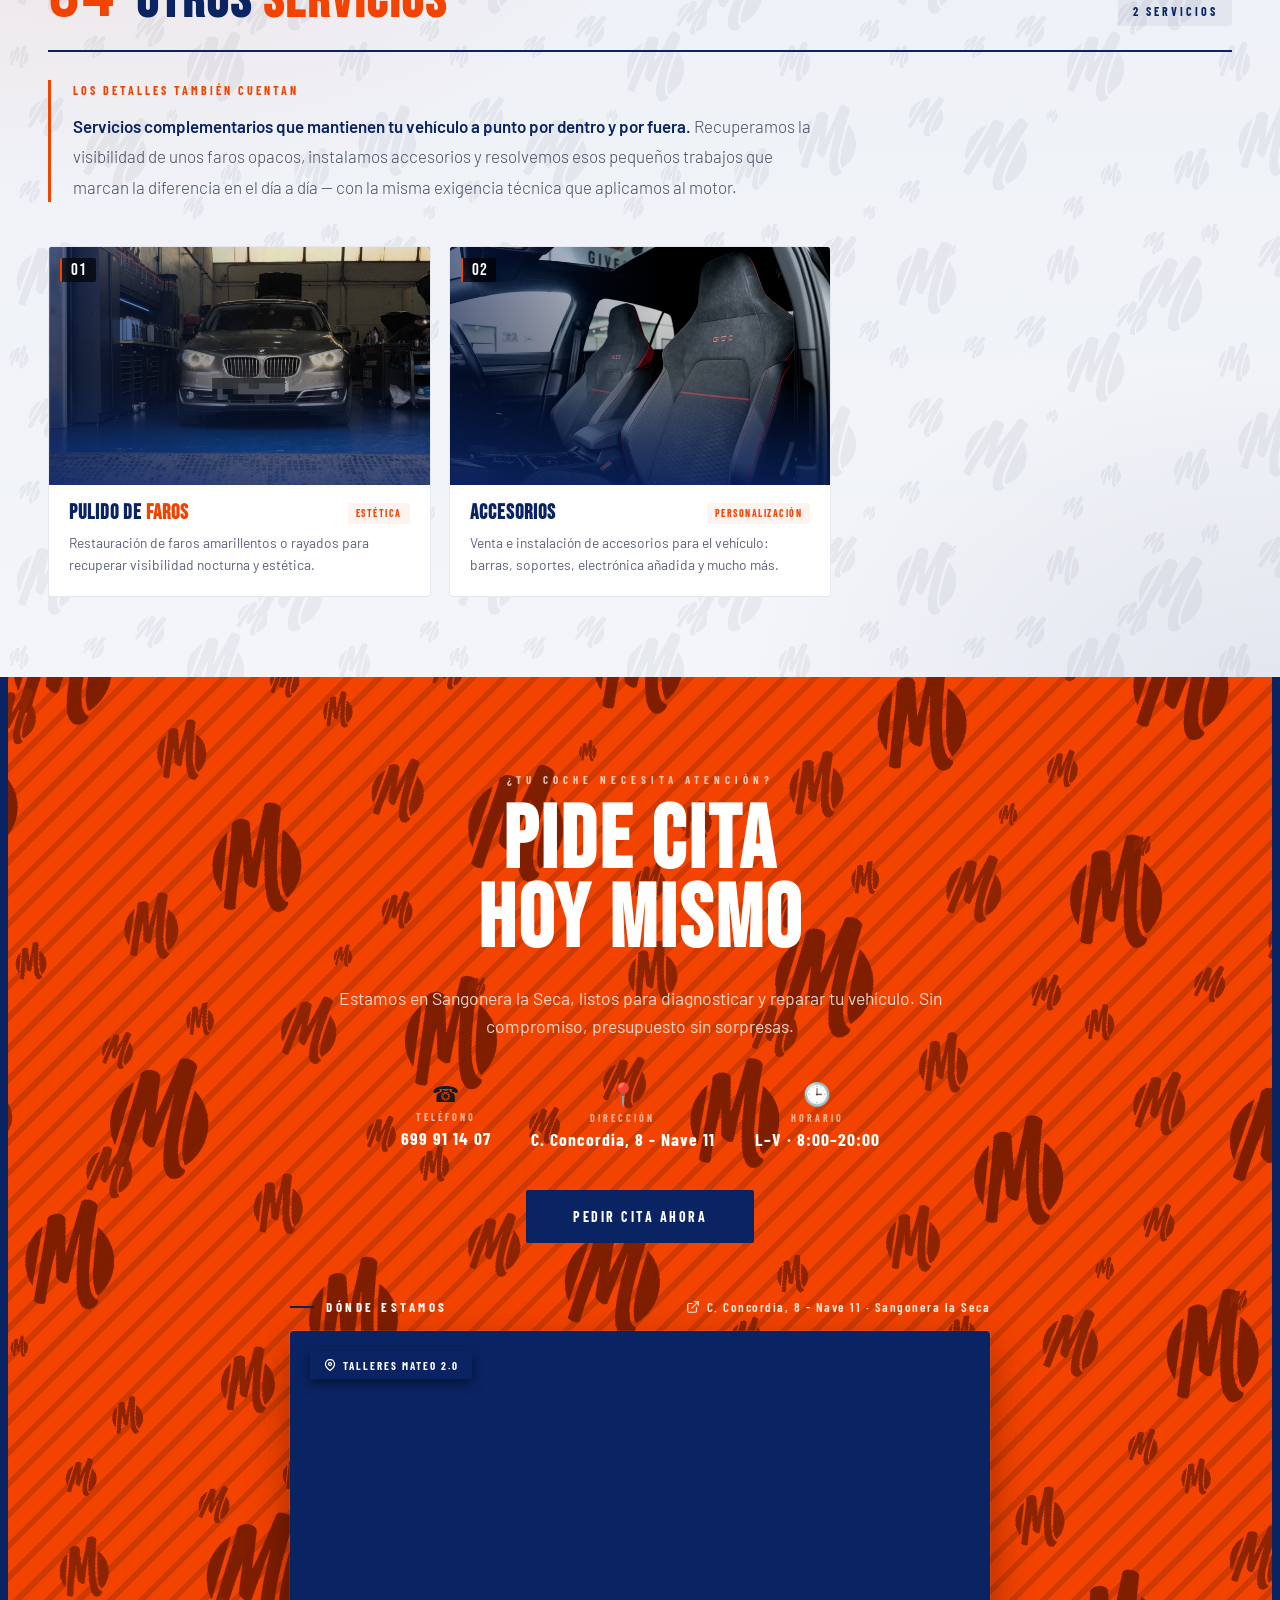
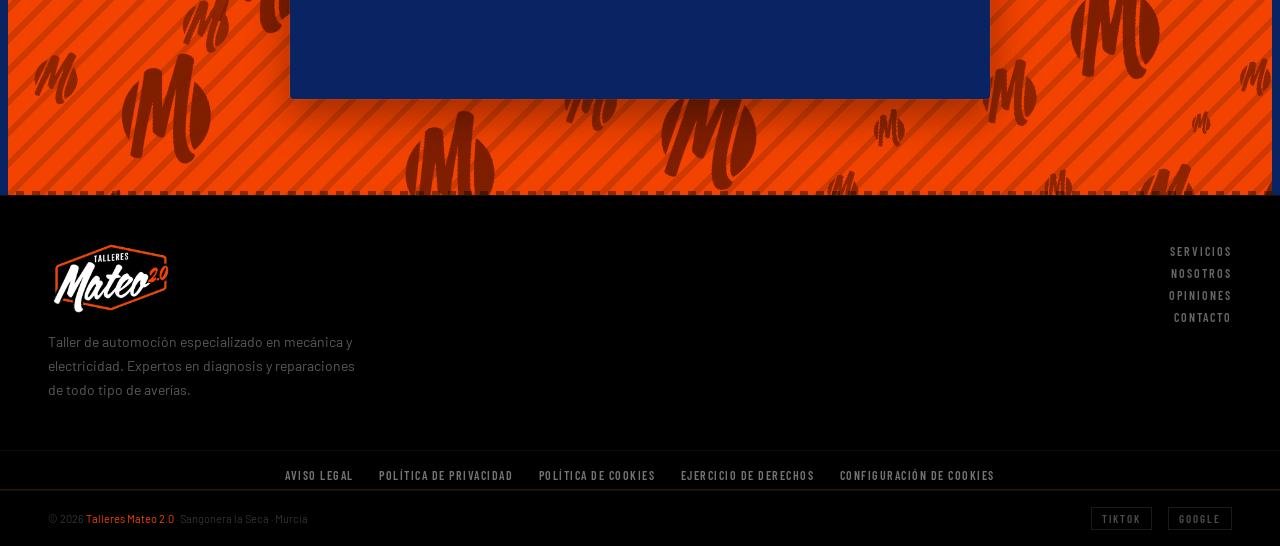
<file: servicios.html>
<!doctype html>
<html lang="es">
<head>
<meta charset="UTF-8" />
<meta name="viewport" content="width=device-width, initial-scale=1.0" />
<title>Servicios — Talleres Mateo 2.0</title>
<meta name="description" content="Catálogo completo de servicios de Talleres Mateo 2.0: mecánica rápida, mantenimiento, frenos, embragues, electricidad, diagnosis, neumáticos y más." />
<link href="https://fonts.googleapis.com" rel="preconnect" />
<link crossorigin href="https://fonts.gstatic.com" rel="preconnect" />
<link href="https://fonts.googleapis.com/css2?family=Bebas+Neue&family=Barlow+Condensed:ital,wght@0,300;0,400;0,600;0,700;0,900;1,700&family=Barlow:wght@300;400;500;600&family=Satisfy&display=swap" rel="stylesheet" />
<style>
  *, *:before, *:after { box-sizing:border-box; margin:0; padding:0; }
  :root {
    --orange:#f24300; --orange-dark:#c73800; --yellow:#ffcf00;
    --blue:#0a2463; --blue-mid:#1a3a7a; --blue-light:#e8eef8;
    --black:#000; --black-mid:#141414; --black-card:#1a1a1a;
    --white:#fff; --gray:#888;
  }
  html { scroll-behavior:smooth; }
  body { background:#f6f6f4; color:#1a1a1a; font-family:Barlow,sans-serif; overflow-x:hidden; }

  /* ============ NAV (matches landing) ============ */
  .nav-wrap { position:fixed; top:0; left:0; right:0; z-index:100; transition:transform .35s ease; }
  .nav-utility { background:#0a0a0a; border-bottom:1px solid #ffffff0a; padding:.35rem 3rem; display:flex; justify-content:space-between; align-items:center; gap:1.5rem; font-family:'Barlow Condensed',sans-serif; font-size:11.5px; letter-spacing:1.5px; text-transform:uppercase; color:#ffffff80; }
  .nav-utility-left, .nav-utility-right { display:flex; align-items:center; gap:1.5rem; flex-wrap:wrap; }
  .nav-util-item { display:inline-flex; align-items:center; gap:.45rem; text-decoration:none; color:inherit; transition:color .2s; }
  .nav-util-item:hover { color:var(--orange); }
  .nav-util-item svg { width:13px; height:13px; flex-shrink:0; }
  .nav-util-item strong { color:#fff; font-weight:700; letter-spacing:1.5px; }
  .nav-util-sep { width:1px; height:14px; background:#ffffff1a; }
  .nav-util-social { display:flex; align-items:center; gap:.5rem; }
  .nav-util-social a { width:24px; height:24px; border-radius:50%; background:#ffffff0d; border:1px solid #ffffff14; display:flex; align-items:center; justify-content:center; color:#ffffff99; transition:all .2s; }
  .nav-util-social a:hover { background:var(--orange); border-color:var(--orange); color:#fff; }
  .nav-util-social svg { width:11px; height:11px; }

  nav { justify-content:space-between; align-items:center; padding:.5rem 3rem; transition:background .35s, backdrop-filter .35s, padding .25s; display:flex; background:#000000eb; backdrop-filter:blur(14px); border-bottom:1px solid #f2430040; }
  .nav-brand { align-items:center; gap:.6rem; text-decoration:none; display:flex; }
  .nav-logo-img { height:46px; width:auto; display:block; filter:drop-shadow(0 4px 16px #00000080); }
  .nav-links { gap:2.2rem; list-style:none; display:flex; align-items:center; }
  .nav-links a { letter-spacing:2.5px; text-transform:uppercase; color:#ffffffbf; font-family:'Barlow Condensed',sans-serif; font-size:14px; font-weight:600; text-decoration:none; transition:color .2s; position:relative; padding:.4rem 0; }
  .nav-links a:after { content:""; background:var(--orange); transform-origin:50% 50%; height:2px; width:100%; transition:transform .3s cubic-bezier(.65,0,.35,1); position:absolute; bottom:-2px; left:0; transform:scaleX(0); }
  .nav-links a:hover, .nav-links a.active { color:var(--white); }
  .nav-links a:hover:after, .nav-links a.active:after { transform:scaleX(1); }
  .nav-cta { letter-spacing:2.5px; text-transform:uppercase; background:var(--orange); color:var(--white); cursor:pointer; border:2px solid var(--orange); border-radius:3px; padding:.55rem 1.2rem; font-family:'Barlow Condensed',sans-serif; font-size:12.5px; font-weight:700; text-decoration:none; transition:background .2s, transform .15s, box-shadow .2s; display:inline-flex; align-items:center; gap:.45rem; box-shadow:0 4px 14px #f2430059; }
  .nav-cta:hover { background:var(--orange-dark); border-color:var(--orange-dark); transform:translateY(-1px); }
  .nav-cta svg { width:14px; height:14px; }
  .hamburger { cursor:pointer; background:0 0; border:none; flex-direction:column; gap:5px; padding:4px; display:none; }
  .hamburger span { background:var(--white); border-radius:1px; width:26px; height:2px; transition:all .3s; display:block; }
  .mobile-menu { z-index:99; background:#000000f7; flex-direction:column; justify-content:center; align-items:center; gap:2rem; display:none; position:fixed; inset:0; }
  .mobile-menu.open { display:flex; }
  .mobile-menu a { letter-spacing:4px; color:var(--white); font-family:'Bebas Neue',sans-serif; font-size:2.5rem; text-decoration:none; }
  .mobile-close { color:var(--white); cursor:pointer; background:0 0; border:none; font-size:2rem; line-height:1; position:absolute; top:1.5rem; right:2rem; }

  /* ============ PAGE HEADER ============ */
  .page-hero { background:var(--black); color:var(--white); padding:11rem 3rem 5rem; position:relative; overflow:hidden; border-bottom:4px solid var(--orange); }
  .page-hero-photo { position:absolute; inset:0; z-index:0; overflow:hidden; }
  .page-hero-photo img { width:100%; height:100%; object-fit:cover; object-position:center 40%; display:block; }
  .page-hero-photo:after { content:""; position:absolute; inset:0; background:linear-gradient(95deg, #000000cc 0%, #00000099 35%, #00000059 65%, #00000026 100%), linear-gradient(180deg, #0000 55%, #000000b3 100%); }
  .page-hero:before { content:""; position:absolute; inset:0; z-index:1; background-image:linear-gradient(#f243000f 1px, transparent 1px), linear-gradient(90deg, #f243000f 1px, transparent 1px); background-size:60px 60px; mask-image:radial-gradient(ellipse at 30% 50%, #000 0%, transparent 70%); }
  .page-hero:after { content:""; position:absolute; right:-10%; top:-50%; width:60%; height:200%; background:url('assets/m-pattern.png') no-repeat center/contain; opacity:.06; transform:rotate(-8deg); z-index:1; }
  .page-hero-inner { max-width:1280px; margin:0 auto; position:relative; z-index:2; }
  .page-crumbs { display:flex; align-items:center; gap:.5rem; color:#ffffff66; font-family:'Barlow Condensed',sans-serif; font-size:12px; letter-spacing:2.5px; text-transform:uppercase; font-weight:600; margin-bottom:2rem; }
  .page-crumbs a { color:#ffffff66; text-decoration:none; transition:color .2s; }
  .page-crumbs a:hover { color:var(--orange); }
  .page-crumbs .sep { color:var(--orange); }
  .page-crumbs .current { color:var(--white); }
  .page-eyebrow { color:var(--orange); display:flex; align-items:center; gap:.75rem; font-family:'Barlow Condensed',sans-serif; font-size:12px; font-weight:700; letter-spacing:5px; text-transform:uppercase; margin-bottom:1rem; }
  .page-eyebrow:before { content:""; width:30px; height:2px; background:var(--orange); }
  .page-title { color:var(--white); font-family:'Bebas Neue',sans-serif; font-size:clamp(3.5rem, 8vw, 6rem); line-height:.9; letter-spacing:3px; margin-bottom:1.5rem; max-width:900px; }
  .page-title .accent { color:var(--orange); }
  .page-lead { color:#ffffffb3; font-family:Barlow,sans-serif; font-size:1.1rem; font-weight:300; line-height:1.7; max-width:620px; }

  /* ============ BAND ============ */
  .orange-band { background:var(--orange); position:relative; overflow:hidden; }
  .orange-band:before { content:""; position:absolute; inset:0; pointer-events:none;
    background-image:url('assets/m-pattern.png'), repeating-linear-gradient(-45deg, #0000 0 14px, #00000033 14px 22px);
    background-repeat:repeat, repeat;
    background-size:360px auto, auto;
    opacity:.88; }
  .orange-band:after { content:""; position:absolute; left:0; right:0; bottom:0; height:2px; background:linear-gradient(to right, transparent, var(--blue) 15%, var(--blue) 85%, transparent); }
  .orange-band-inner { position:relative; z-index:1; display:grid; grid-template-columns:auto 1fr auto 1fr auto; align-items:center; gap:1.5rem; padding:14px 2.5rem; }
  .band-logo { height:42px; width:auto; display:block; filter:drop-shadow(0 2px 4px #00000059); }
  .band-rule { height:1px; background:linear-gradient(to right, #ffffff00, #ffffff80 50%, #ffffff00); min-width:0; }
  .band-mark { letter-spacing:6px; text-transform:uppercase; color:#ffffffe6; white-space:nowrap; font-family:'Barlow Condensed',sans-serif; font-size:13px; font-weight:700; line-height:1; text-shadow:0 1px 2px #0000004d; padding:0 .25rem; }

  /* ============ CATEGORY NAV ============ */
  .cat-nav { background:#fff; border-bottom:1px solid #0a246314; position:sticky; top:0; z-index:50; padding:0; }
  .cat-nav-inner { max-width:1280px; margin:0 auto; padding:0 3rem; display:flex; align-items:center; gap:.25rem; overflow-x:auto; scrollbar-width:none; }
  .cat-nav-inner::-webkit-scrollbar { display:none; }
  .cat-nav a { color:#0a246399; font-family:'Barlow Condensed',sans-serif; font-size:13px; font-weight:700; letter-spacing:2px; text-transform:uppercase; text-decoration:none; padding:1.1rem 1.2rem; border-bottom:3px solid transparent; transition:all .25s; white-space:nowrap; }
  .cat-nav a:hover { color:var(--blue); border-color:#0a246333; }
  .cat-nav a.active { color:var(--orange); border-color:var(--orange); }

  /* ============ CATEGORIES ============ */
  .cat-section { padding:5rem 3rem; position:relative; overflow:hidden; background:
      radial-gradient(900px 520px at 8% -5%, #f2430012, transparent 60%),
      radial-gradient(900px 600px at 100% 105%, #0a246314, transparent 60%),
      linear-gradient(180deg, #eef1f7 0%, #f3f5f9 100%); }
  .cat-section:before { content:""; position:absolute; inset:0; z-index:0; pointer-events:none; background:#16223f; opacity:.05;
    -webkit-mask:url('assets/m-pattern.png') repeat; mask:url('assets/m-pattern.png') repeat; -webkit-mask-size:440px auto; mask-size:440px auto; }
  .cat-section .cat-shell { position:relative; z-index:1; }
  .cat-section + .cat-section { padding-top:2rem; }
  .cat-shell { max-width:1280px; margin:0 auto; }
  .cat-header { display:flex; align-items:flex-end; justify-content:space-between; gap:2rem; flex-wrap:wrap; margin-bottom:1.75rem; padding-bottom:1.5rem; border-bottom:2px solid var(--blue); }
  .cat-intro { max-width:780px; margin:0 0 2.75rem; padding-left:1.4rem; border-left:3px solid var(--orange); color:#454c61; font-family:Barlow,sans-serif; font-size:1.06rem; line-height:1.8; font-weight:300; text-wrap:pretty; }
  .cat-intro strong { color:var(--blue); font-weight:600; }
  .cat-intro .lead-tag { display:block; color:var(--orange); font-family:'Barlow Condensed',sans-serif; font-size:12px; font-weight:700; letter-spacing:3px; text-transform:uppercase; margin-bottom:.55rem; }
  @media (max-width:760px){ .cat-intro { font-size:1rem; } }
  .cat-header-left { display:flex; align-items:flex-end; gap:1.25rem; }
  .cat-number { color:var(--orange); font-family:'Bebas Neue',sans-serif; font-size:5rem; line-height:.85; letter-spacing:2px; }
  .cat-titles { display:flex; flex-direction:column; gap:.4rem; }
  .cat-eyebrow { color:#0a246380; font-family:'Barlow Condensed',sans-serif; font-size:11px; font-weight:700; letter-spacing:4px; text-transform:uppercase; }
  .cat-title { color:var(--blue); font-family:'Bebas Neue',sans-serif; font-size:clamp(2.4rem, 4.5vw, 3.4rem); line-height:.95; letter-spacing:2px; }
  .cat-title .accent { color:var(--orange); }
  .cat-count { color:var(--blue); font-family:'Barlow Condensed',sans-serif; font-size:12px; font-weight:700; letter-spacing:3px; text-transform:uppercase; background:#0a24630d; padding:.5rem .9rem; border-radius:3px; }

  .svc-grid { display:grid; grid-template-columns:repeat(3, 1fr); gap:1.1rem; }
  @media (max-width:1000px){ .svc-grid { grid-template-columns:repeat(2,1fr); } }
  @media (max-width:560px){ .svc-grid { grid-template-columns:1fr; } }

  .svc-item { background:#fff; border:1px solid #0a24631a; border-radius:4px; overflow:hidden; display:flex; flex-direction:column; position:relative; transition:transform .35s cubic-bezier(.22,.61,.36,1), box-shadow .35s, border-color .35s; }
  .svc-item:after { content:""; position:absolute; left:0; top:0; bottom:0; width:3px; background:var(--orange); transform:scaleY(0); transform-origin:top; transition:transform .4s cubic-bezier(.22,.61,.36,1); z-index:4; }
  .svc-item:hover { transform:translateY(-5px); box-shadow:0 18px 36px #0a246324; border-color:#0a246333; }
  .svc-item:hover:after { transform:scaleY(1); }

  .svc-thumb { position:relative; aspect-ratio:16/10; overflow:hidden; background:var(--blue); }
  .svc-thumb img { width:100%; height:100%; object-fit:cover; display:block; filter:saturate(.92) contrast(1.04); transition:transform .65s cubic-bezier(.22,.61,.36,1), filter .35s; }
  .svc-item:hover .svc-thumb img { transform:scale(1.06); filter:saturate(1.03) contrast(1.05); }
  .svc-thumb:after { content:""; position:absolute; inset:0; background:linear-gradient(180deg, #0000001a 0%, #00000052 55%, #0a2463cc 100%), linear-gradient(90deg, #0a246399 0%, transparent 55%); transition:background .35s; }
  .svc-item:hover .svc-thumb:after { background:linear-gradient(180deg, #00000026 0%, #00000066 55%, #0a2463e0 100%), linear-gradient(90deg, #0a2463b3 0%, transparent 60%); }
  .svc-num { position:absolute; top:.7rem; left:.7rem; z-index:2; font-family:'Bebas Neue',sans-serif; font-size:1.05rem; letter-spacing:1px; color:#fff; background:#000000a6; backdrop-filter:blur(4px); padding:.12rem .55rem; border-radius:2px; border-left:2px solid var(--orange); }

  .svc-body { padding:1.05rem 1.25rem 1.3rem; display:flex; flex-direction:column; gap:.5rem; flex:1; }
  .svc-head { display:flex; align-items:center; justify-content:space-between; gap:.6rem; }
  .svc-name { color:var(--blue); font-family:'Bebas Neue',sans-serif; font-size:1.32rem; line-height:1.05; letter-spacing:1px; }
  .svc-name .accent { color:var(--orange); }
  .svc-tag { color:var(--orange); font-family:'Barlow Condensed',sans-serif; font-size:10px; font-weight:700; letter-spacing:1.5px; text-transform:uppercase; flex-shrink:0; background:#f2430010; padding:.28rem .5rem; border-radius:2px; white-space:nowrap; }
  .svc-desc { color:#5a6178; font-family:Barlow,sans-serif; font-size:.86rem; line-height:1.55; font-weight:400; }

  /* ============ CTA ============ */
  #contacto { background:var(--orange); text-align:center; padding:6rem 3rem; position:relative; overflow:hidden; }
  #contacto:before { content:""; pointer-events:none; background:repeating-linear-gradient(-45deg, #0000, #0000 16px, #00000024 16px 22px); position:absolute; inset:0; z-index:0; }
  #contacto:after { content:""; background:repeating-linear-gradient(90deg, #0006 0 8px, #0000 8px 16px); height:4px; position:absolute; bottom:0; left:0; right:0; z-index:2; }
  .cta-pattern { position:absolute; top:-20%; left:-20%; right:-20%; bottom:-20%; width:140%; height:140%; pointer-events:none; z-index:1; background-image:url('assets/m-pattern.png'); background-repeat:repeat; background-size:680px auto; transform:rotate(-12deg); opacity:.95; }
  .cta-rail { background:var(--blue); width:8px; height:100%; position:absolute; top:0; z-index:3; }
  .cta-rail.l { left:0; } .cta-rail.r { right:0; }
  .cta-inner { z-index:4; max-width:700px; margin:0 auto; position:relative; }
  .cta-label { letter-spacing:5px; text-transform:uppercase; color:#ffffffb3; margin-bottom:1rem; font-family:'Barlow Condensed',sans-serif; font-size:11px; font-weight:700; }
  .cta-title { letter-spacing:3px; color:var(--white); margin-bottom:1.5rem; font-family:'Bebas Neue',sans-serif; font-size:clamp(3rem, 7vw, 5.5rem); line-height:.9; }
  .cta-subtitle { color:#fffc; margin-bottom:2.5rem; font-family:Barlow,sans-serif; font-size:1.1rem; line-height:1.6; }
  .cta-contact-info { flex-wrap:wrap; justify-content:center; gap:2.5rem; margin-bottom:2.5rem; display:flex; }
  .cta-contact-item { flex-direction:column; align-items:center; gap:.25rem; display:flex; }
  .cta-contact-icon { font-size:1.4rem; }
  .cta-contact-label { letter-spacing:3px; text-transform:uppercase; color:#fff9; font-family:'Barlow Condensed',sans-serif; font-size:10px; font-weight:700; }
  .cta-contact-value { color:var(--white); letter-spacing:1px; font-family:'Barlow Condensed',sans-serif; font-size:1.1rem; font-weight:700; text-decoration:none; }
  .btn-dark { letter-spacing:2.5px; text-transform:uppercase; background:var(--blue); color:var(--white); border:2px solid var(--blue); cursor:pointer; border-radius:2px; padding:1rem 2.8rem; font-family:'Barlow Condensed',sans-serif; font-size:14px; font-weight:700; text-decoration:none; transition:all .2s; display:inline-block; }
  .btn-dark:hover { background:#08204f; transform:translateY(-2px); }

  /* CTA map */
  .cta-map-wrap { margin-top:3.5rem; max-width:920px; margin-left:auto; margin-right:auto; position:relative; }
  .cta-map-head { display:flex; align-items:center; justify-content:space-between; gap:1rem; margin-bottom:1rem; flex-wrap:wrap; }
  .cta-map-label { color:var(--white); font-family:'Barlow Condensed',sans-serif; font-size:13px; font-weight:700; letter-spacing:3.5px; text-transform:uppercase; display:flex; align-items:center; gap:.75rem; }
  .cta-map-label:before { content:""; width:24px; height:2px; background:var(--blue); display:block; }
  .cta-map-address { color:#ffffffe6; font-family:'Barlow Condensed',sans-serif; font-size:13px; font-weight:600; letter-spacing:1.5px; text-decoration:none; transition:color .2s; display:inline-flex; align-items:center; gap:.4rem; }
  .cta-map-address:hover { color:var(--blue); }
  .cta-map-address svg { width:14px; height:14px; }
  .cta-map-frame { position:relative; border-radius:4px; overflow:hidden; border:4px solid var(--blue); box-shadow:0 16px 40px #00000059, 0 0 0 1px #ffffff14; background:#0a2463; }
  .cta-map-frame iframe { display:block; width:100%; height:360px; border:0; filter:saturate(.95) contrast(1.05); }
  .cta-map-pin { position:absolute; top:1rem; left:1rem; z-index:2; background:var(--blue); color:#fff; padding:.45rem .85rem; border-radius:3px; font-family:'Barlow Condensed',sans-serif; font-size:11px; font-weight:700; letter-spacing:2px; text-transform:uppercase; display:flex; align-items:center; gap:.45rem; box-shadow:0 4px 12px #00000080; }
  .cta-map-pin svg { width:12px; height:12px; }

  @media (max-width:640px) { .cta-map-frame iframe { height:280px; } }

  /* ============ FOOTER ============ */
  footer { background:var(--black); border-top:1px solid #ffffff12; grid-template-columns:1fr auto; align-items:start; gap:2rem; padding:3rem; display:grid; }
  .footer-brand .nav-logo-img { height:70px; filter:none; }
  .footer-tagline { color:#ffffff59; max-width:320px; margin-top:1rem; font-family:Barlow,sans-serif; font-size:.875rem; line-height:1.7; }
  .footer-links { flex-direction:column; align-items:flex-end; gap:.5rem; display:flex; }
  .footer-links a { letter-spacing:2px; text-transform:uppercase; color:#fff6; font-family:'Barlow Condensed',sans-serif; font-size:12px; font-weight:600; text-decoration:none; transition:color .2s; }
  .footer-links a:hover { color:var(--orange); }
  .footer-bottom { background:var(--black); border-top:1px solid #ffffff0d; flex-wrap:wrap; justify-content:space-between; align-items:center; gap:.5rem; padding:1rem 3rem; display:flex; }
  .footer-copy { color:#fff3; font-family:Barlow,sans-serif; font-size:11px; }
  .footer-copy span { color:var(--orange); }
  .footer-social { gap:1rem; display:flex; }
  .social-link { letter-spacing:2px; text-transform:uppercase; color:#ffffff4d; border:1px solid #ffffff1a; padding:4px 10px; font-family:'Barlow Condensed',sans-serif; font-size:11px; font-weight:600; text-decoration:none; transition:all .2s; }
  .social-link:hover { color:var(--orange); border-color:var(--orange); }
  .footer-legal { background:var(--black); border-top:1px solid #ffffff0d; display:flex; flex-wrap:wrap; justify-content:center; gap:.5rem 1.6rem; padding:1.1rem 3rem .4rem; }
  .footer-legal a { color:#ffffff73; font-family:'Barlow Condensed',sans-serif; font-size:12px; font-weight:600; letter-spacing:1.5px; text-transform:uppercase; text-decoration:none; transition:color .2s; cursor:pointer; }
  .footer-legal a:hover { color:var(--orange); }

  @media (max-width:900px) {
    .nav-utility { display:none; }
    nav { padding:.7rem 1.2rem; }
    .nav-links, .nav-cta { display:none; }
    .hamburger { display:flex; }
    .page-hero { padding:7rem 1.5rem 4rem; }
    .cat-nav-inner { padding:0 1.5rem; }
    .cat-section { padding:3.5rem 1.5rem; }
    .cat-header-left { gap:.75rem; align-items:center; }
    .cat-number { font-size:3.5rem; }
    footer { grid-template-columns:1fr; padding:2rem 1.5rem; }
    .footer-links { align-items:flex-start; }
    .footer-bottom { padding:1rem 1.5rem; }
    .footer-legal { gap:.5rem 1.1rem; justify-content:flex-start; padding:1.1rem 1.15rem .3rem; }
  }
</style>
</head>
<body>

<div class="nav-wrap" id="navWrap">
<div class="nav-utility">
  <div class="nav-utility-left">
    <a class="nav-util-item" href="tel:699911407">
      <svg viewBox="0 0 24 24" fill="none" stroke="currentColor" stroke-width="2" stroke-linecap="round" stroke-linejoin="round"><path d="M22 16.92v3a2 2 0 0 1-2.18 2 19.79 19.79 0 0 1-8.63-3.07 19.5 19.5 0 0 1-6-6 19.79 19.79 0 0 1-3.07-8.67A2 2 0 0 1 4.11 2h3a2 2 0 0 1 2 1.72 12.84 12.84 0 0 0 .7 2.81 2 2 0 0 1-.45 2.11L8.09 9.91a16 16 0 0 0 6 6l1.27-1.27a2 2 0 0 1 2.11-.45 12.84 12.84 0 0 0 2.81.7A2 2 0 0 1 22 16.92z"/></svg>
      <strong>699 91 14 07</strong>
    </a>
    <span class="nav-util-sep"></span>
    <span class="nav-util-item">
      <svg viewBox="0 0 24 24" fill="none" stroke="currentColor" stroke-width="2" stroke-linecap="round" stroke-linejoin="round"><circle cx="12" cy="12" r="10"/><path d="M12 6v6l4 2"/></svg>
      Lun–Vie · 8:00–14:00 / 16:00–20:00
    </span>
    <span class="nav-util-sep"></span>
    <span class="nav-util-item">
      <svg viewBox="0 0 24 24" fill="none" stroke="currentColor" stroke-width="2" stroke-linecap="round" stroke-linejoin="round"><path d="M21 10c0 7-9 13-9 13s-9-6-9-13a9 9 0 0 1 18 0z"/><circle cx="12" cy="10" r="3"/></svg>
      C. Concordia, 8 - Nave 11 · Sangonera la Seca
    </span>
  </div>
  <div class="nav-utility-right">
    <span class="nav-util-item">Síguenos</span>
    <div class="nav-util-social">
      <a href="https://www.tiktok.com/@talleresmateo2.0" target="_blank" rel="noopener" aria-label="TikTok">
        <svg viewBox="0 0 24 24" fill="currentColor"><path d="M12.53 1.85h3.36a5.83 5.83 0 0 0 4.7 4.7v3.36a9.13 9.13 0 0 1-4.7-1.32v7.1a6.2 6.2 0 1 1-6.2-6.2c.3 0 .58.02.87.07v3.43a2.86 2.86 0 1 0 1.96 2.7v-13.84z"/></svg>
      </a>
      <a href="https://www.google.com/search?q=Talleres+Mateo+2.0" target="_blank" rel="noopener" aria-label="Google">
        <svg viewBox="0 0 24 24" fill="currentColor"><path d="M22.56 12.25c0-.78-.07-1.53-.2-2.25H12v4.26h5.92c-.26 1.37-1.04 2.53-2.21 3.31v2.77h3.57c2.08-1.92 3.28-4.74 3.28-8.09z" opacity=".95"/><path d="M12 23c2.97 0 5.46-.98 7.28-2.66l-3.57-2.77c-.98.66-2.23 1.06-3.71 1.06-2.86 0-5.29-1.93-6.16-4.53H2.18v2.84A11 11 0 0 0 12 23zM5.84 14.1c-.22-.66-.35-1.36-.35-2.1s.13-1.44.35-2.1V7.07H2.18a11 11 0 0 0 0 9.86l3.66-2.83zM12 5.38c1.62 0 3.06.56 4.21 1.64l3.15-3.15C17.45 2.09 14.97 1 12 1A11 11 0 0 0 2.18 7.07l3.66 2.83C6.71 7.31 9.14 5.38 12 5.38z"/></svg>
      </a>
    </div>
  </div>
</div>
<nav id="navbar">
  <a class="nav-brand" href="index.html">
    <img class="nav-logo-img" src="assets/logo-mateo-opt.png" alt="Talleres Mateo 2.0" />
  </a>
  <ul class="nav-links">
    <li><a href="index.html#servicios">Servicios</a></li>
    <li><a href="index.html#nosotros">Nosotros</a></li>
    <li><a href="index.html#vehiculos">Vehículos</a></li>
    <li><a href="index.html#opiniones">Opiniones</a></li>
    <li><a href="index.html#contacto">Contacto</a></li>
  </ul>
  <a class="nav-cta" href="tel:699911407">
    <svg viewBox="0 0 24 24" fill="none" stroke="currentColor" stroke-width="2.5" stroke-linecap="round" stroke-linejoin="round"><path d="M22 16.92v3a2 2 0 0 1-2.18 2 19.79 19.79 0 0 1-8.63-3.07 19.5 19.5 0 0 1-6-6 19.79 19.79 0 0 1-3.07-8.67A2 2 0 0 1 4.11 2h3a2 2 0 0 1 2 1.72 12.84 12.84 0 0 0 .7 2.81 2 2 0 0 1-.45 2.11L8.09 9.91a16 16 0 0 0 6 6l1.27-1.27a2 2 0 0 1 2.11-.45 12.84 12.84 0 0 0 2.81.7A2 2 0 0 1 22 16.92z"/></svg>
    Llamar ahora
  </a>
  <button aria-label="Abrir menú" class="hamburger" id="hamburger">
    <span></span><span></span><span></span>
  </button>
</nav>
</div>

<div class="mobile-menu" id="mobileMenu">
  <button class="mobile-close" id="mobileClose">✕</button>
  <a href="index.html#servicios">Servicios</a>
  <a href="index.html#nosotros">Nosotros</a>
  <a href="index.html#opiniones">Opiniones</a>
  <a href="index.html#contacto">Contacto</a>
  <a href="tel:699911407" style="color:var(--orange)">699 91 14 07</a>
</div>

<!-- ============ PAGE HERO ============ -->
<header class="page-hero">
  <div class="page-hero-photo">
    <img src="assets/servicios-hero-min.jpg" alt="Taller Talleres Mateo 2.0 — productos y herramienta" />
  </div>
  <div class="page-hero-inner">
    <div class="page-crumbs">
      <a href="index.html">Inicio</a>
      <span class="sep">/</span>
      <span class="current">Servicios</span>
    </div>
    <p class="page-eyebrow">Catálogo completo</p>
    <h1 class="page-title">Todos nuestros<br/><span class="accent">servicios</span></h1>
    <p class="page-lead">21 servicios para cuidar de tu coche de principio a fin. Desde el cambio de aceite y la mecánica rápida, hasta la diagnosis avanzada y la electro-mecánica más compleja. Si no encuentras lo que buscas, llámanos — seguro que podemos ayudarte.</p>
  </div>
</header>

<!-- ============ BAND ============ -->
<div class="orange-band">
  <div class="orange-band-inner">
    <img class="band-logo" src="assets/logo-mateo-opt.png" alt="" />
    <div class="band-rule"></div>
    <span class="band-mark">Talleres Mateo 2.0</span>
    <div class="band-rule"></div>
    <img class="band-logo" src="assets/logo-mateo-opt.png" alt="" />
  </div>
</div>

<!-- ============ CATEGORY NAV ============ -->
<nav class="cat-nav">
  <div class="cat-nav-inner">
    <a href="#cat-mecanica" class="active">Mecánica</a>
    <a href="#cat-electromecanica">Electro-mecánica</a>
    <a href="#cat-diagnosis">Diagnosis</a>
    <a href="#cat-otros">Otros servicios</a>
  </div>
</nav>

<!-- ============ MECÁNICA ============ -->
<section class="cat-section" id="cat-mecanica">
  <div class="cat-shell">
    <div class="cat-header">
      <div class="cat-header-left">
        <span class="cat-number">01</span>
        <div class="cat-titles">
          <span class="cat-eyebrow">Categoría</span>
          <h2 class="cat-title">Mecánica <span class="accent">General</span></h2>
        </div>
      </div>
      <span class="cat-count">10 servicios</span>
    </div>

    <p class="cat-intro"><span class="lead-tag">El núcleo del taller</span><strong>Cada sistema mecánico, atendido según el protocolo del fabricante.</strong> Desde el mantenimiento programado que adelanta la avería antes de que ocurra, hasta reparaciones de motor, distribución, embrague, frenado y tren de rodaje. Trabajamos con herramienta específica, recambios homologados y par de apriete controlado en cada montaje — porque en mecánica, la precisión no es un extra, es la base.</p>

    <div class="svc-grid">
      <article class="svc-item">
        <div class="svc-thumb"><span class="svc-num">01</span><img src="assets/svc-mecanica-rapida-min.jpg" alt="Mecánica Rápida" loading="lazy" /></div>
        <div class="svc-body">
          <div class="svc-head"><h3 class="svc-name">Mecánica <span class="accent">Rápida</span></h3><span class="svc-tag">Exprés</span></div>
          <p class="svc-desc">Servicios exprés de mantenimiento y reparaciones puntuales resueltas en el día sin esperas — trabajo de precisión hecho con mimo.</p>
        </div>
      </article>
      <article class="svc-item">
        <div class="svc-thumb"><span class="svc-num">02</span><img src="assets/svc-mantenimiento.jpg" alt="Mantenimiento General" loading="lazy" /></div>
        <div class="svc-body">
          <div class="svc-head"><h3 class="svc-name">Mantenimiento <span class="accent">General</span></h3><span class="svc-tag">Periódico</span></div>
          <p class="svc-desc">Plan de mantenimiento periódico para mantener tu coche en perfecto estado y prolongar su vida útil.</p>
        </div>
      </article>
      <article class="svc-item">
        <div class="svc-thumb"><span class="svc-num">03</span><img src="assets/foto-cambio-aceite-min.jpg" alt="Cambio de Aceite" loading="lazy" /></div>
        <div class="svc-body">
          <div class="svc-head"><h3 class="svc-name">Cambio de <span class="accent">Aceite</span></h3><span class="svc-tag">Mantenimiento</span></div>
          <p class="svc-desc">Sustitución de aceite y filtros con los productos y especificaciones que marca el fabricante.</p>
        </div>
      </article>
      <article class="svc-item">
        <div class="svc-thumb"><span class="svc-num">04</span><img src="assets/svc-distribuciones.jpg" alt="Distribuciones" loading="lazy" /></div>
        <div class="svc-body">
          <div class="svc-head"><h3 class="svc-name">Distribuciones</h3><span class="svc-tag">Motor</span></div>
          <p class="svc-desc">Cambio de correa o cadena de distribución, tensor, rodillos y bomba de agua si procede.</p>
        </div>
      </article>
      <article class="svc-item">
        <div class="svc-thumb"><span class="svc-num">05</span><img src="assets/svc-embragues-opt.jpg" alt="Embragues" loading="lazy" /></div>
        <div class="svc-body">
          <div class="svc-head"><h3 class="svc-name">Embragues</h3><span class="svc-tag">Transmisión</span></div>
          <p class="svc-desc">Sustitución completa del kit de embrague, volante bimasa y bombín. Diagnóstico previo incluido.</p>
        </div>
      </article>
      <article class="svc-item">
        <div class="svc-thumb"><span class="svc-num">06</span><img src="assets/svc-cajas-cambio-min.jpg" alt="Cajas de Cambio Automáticas" loading="lazy" /></div>
        <div class="svc-body">
          <div class="svc-head"><h3 class="svc-name">Cajas de Cambio <span class="accent">Automáticas</span></h3><span class="svc-tag">Transmisión</span></div>
          <p class="svc-desc">Mantenimiento de cajas automáticas: cambio de aceite y filtro ATF, diagnosis y puesta a punto para una marcha suave.</p>
        </div>
      </article>
      <article class="svc-item">
        <div class="svc-thumb"><span class="svc-num">07</span><img src="assets/svc-frenos.jpg" alt="Frenos ABS" loading="lazy" /></div>
        <div class="svc-body">
          <div class="svc-head"><h3 class="svc-name">Frenos <span class="accent">ABS</span></h3><span class="svc-tag">Seguridad</span></div>
          <p class="svc-desc">Pastillas, discos, líquido, latiguillos y diagnóstico del sistema ABS y de frenado.</p>
        </div>
      </article>
      <article class="svc-item">
        <div class="svc-thumb"><span class="svc-num">08</span><img src="assets/svc-suspension-min.jpg" alt="Suspensión" loading="lazy" /></div>
        <div class="svc-body">
          <div class="svc-head"><h3 class="svc-name">Suspensión</h3><span class="svc-tag">Chasis</span></div>
          <p class="svc-desc">Amortiguadores, muelles, silentblocks y elementos de suspensión revisados al detalle.</p>
        </div>
      </article>
      <article class="svc-item">
        <div class="svc-thumb"><span class="svc-num">09</span><img src="assets/svc-direccion.jpg" alt="Dirección" loading="lazy" /></div>
        <div class="svc-body">
          <div class="svc-head"><h3 class="svc-name">Dirección</h3><span class="svc-tag">Chasis</span></div>
          <p class="svc-desc">Reparación y mantenimiento de dirección asistida, rótulas, bieletas y bombas hidráulicas.</p>
        </div>
      </article>
      <article class="svc-item">
        <div class="svc-thumb"><span class="svc-num">10</span><img src="assets/foto-neumaticos.jpg" alt="Neumáticos" loading="lazy" /></div>
        <div class="svc-body">
          <div class="svc-head"><h3 class="svc-name">Neumáticos</h3><span class="svc-tag">Rodaje</span></div>
          <p class="svc-desc">Montaje, equilibrado y venta de neumáticos de todas las marcas y medidas.</p>
        </div>
      </article>
    </div>
  </div>
</section>

<!-- ============ ELECTRO-MECÁNICA ============ -->
<section class="cat-section" id="cat-electromecanica">
  <div class="cat-shell">
    <div class="cat-header">
      <div class="cat-header-left">
        <span class="cat-number">02</span>
        <div class="cat-titles">
          <span class="cat-eyebrow">Categoría</span>
          <h2 class="cat-title">Electro-<span class="accent">mecánica</span></h2>
        </div>
      </div>
      <span class="cat-count">6 servicios</span>
    </div>

    <p class="cat-intro"><span class="lead-tag">Donde la mecánica se vuelve electrónica</span><strong>El vehículo moderno se gobierna con sensores, centralitas y redes de datos.</strong> Diagnosticar sus averías exige un conocimiento dual que dominamos: localizamos fugas de corriente, fallos de inyección, defectos de carga o problemas de climatización leyendo parámetros en tiempo real y cruzándolos con la intervención mecánica. Reparaciones complejas resueltas con método, no a base de cambiar piezas a ciegas.</p>

    <div class="svc-grid">
      <article class="svc-item">
        <div class="svc-thumb"><span class="svc-num">01</span><img src="assets/foto-electromecanica-real-min.jpg" alt="Electro-mecánica" loading="lazy" /></div>
        <div class="svc-body">
          <div class="svc-head"><h3 class="svc-name">Electro-<span class="accent">mecánica</span></h3><span class="svc-tag">Especialidad</span></div>
          <p class="svc-desc">Reparaciones que combinan mecánica y electrónica — el corazón de los vehículos modernos.</p>
        </div>
      </article>
      <article class="svc-item">
        <div class="svc-thumb"><span class="svc-num">02</span><img src="assets/svc-electricidad.jpg" alt="Electricidad" loading="lazy" /></div>
        <div class="svc-body">
          <div class="svc-head"><h3 class="svc-name">Electricidad</h3><span class="svc-tag">Eléctrico</span></div>
          <p class="svc-desc">Reparación de averías eléctricas, cortocircuitos, fugas de corriente y cableado.</p>
        </div>
      </article>
      <article class="svc-item">
        <div class="svc-thumb"><span class="svc-num">03</span><img src="assets/svc-inyeccion-2-min.jpg" alt="Inyección" loading="lazy" /></div>
        <div class="svc-body">
          <div class="svc-head"><h3 class="svc-name">Inyección</h3><span class="svc-tag">Combustible</span></div>
          <p class="svc-desc">Revisión, limpieza y reparación del sistema de inyección de gasolina y diésel.</p>
        </div>
      </article>
      <article class="svc-item">
        <div class="svc-thumb"><span class="svc-num">04</span><img src="assets/foto-baterias-boost.jpg" alt="Baterías" loading="lazy" /></div>
        <div class="svc-body">
          <div class="svc-head"><h3 class="svc-name">Baterías</h3><span class="svc-tag">Energía</span></div>
          <p class="svc-desc">Test de carga, sustitución de baterías y revisión del alternador y motor de arranque.</p>
        </div>
      </article>
      <article class="svc-item">
        <div class="svc-thumb"><span class="svc-num">05</span><img src="assets/svc-luces.jpg" alt="Luces" loading="lazy" /></div>
        <div class="svc-body">
          <div class="svc-head"><h3 class="svc-name">Luces</h3><span class="svc-tag">Iluminación</span></div>
          <p class="svc-desc">Sustitución y reparación de faros, pilotos, intermitentes y luces interiores LED, halógenas o xenón.</p>
        </div>
      </article>
      <article class="svc-item">
        <div class="svc-thumb"><span class="svc-num">06</span><img src="assets/svc-aire.jpg" alt="Aire Acondicionado" loading="lazy" /></div>
        <div class="svc-body">
          <div class="svc-head"><h3 class="svc-name">Aire <span class="accent">Acondicionado</span></h3><span class="svc-tag">Climatización</span></div>
          <p class="svc-desc">Recarga de gas, sustitución de compresor y evaporador, detección de fugas y desinfección.</p>
        </div>
      </article>
    </div>
  </div>
</section>

<!-- ============ DIAGNOSIS ============ -->
<section class="cat-section" id="cat-diagnosis">
  <div class="cat-shell">
    <div class="cat-header">
      <div class="cat-header-left">
        <span class="cat-number">03</span>
        <div class="cat-titles">
          <span class="cat-eyebrow">Categoría</span>
          <h2 class="cat-title"><span class="accent">Diagnosis</span> y revisión</h2>
        </div>
      </div>
      <span class="cat-count">3 servicios</span>
    </div>

    <p class="cat-intro"><span class="lead-tag">Antes de reparar, entender</span><strong>Conectamos equipos OBD multimarca y bancos de medición para hablar con la electrónica de tu coche.</strong> Leemos códigos de avería, parámetros del motor y emisiones reales para entregarte un diagnóstico claro: qué falla, por qué falla y qué intervención lo resuelve. Así evitas reparaciones innecesarias y llegas a la ITV con la garantía de pasarla a la primera.</p>

    <div class="svc-grid">
      <article class="svc-item">
        <div class="svc-thumb"><span class="svc-num">01</span><img src="assets/svc-diagnosis-min.jpg" alt="Diagnosis" loading="lazy" /></div>
        <div class="svc-body">
          <div class="svc-head"><h3 class="svc-name">Diagnosis</h3><span class="svc-tag">Multimarca</span></div>
          <p class="svc-desc">Diagnóstico profesional con equipos OBD de última generación. Encontramos el fallo que otros no detectan.</p>
        </div>
      </article>
      <article class="svc-item">
        <div class="svc-thumb"><span class="svc-num">02</span><img src="assets/svc-gases-escape-min.jpg" alt="Análisis Gases de Escape" loading="lazy" /></div>
        <div class="svc-body">
          <div class="svc-head"><h3 class="svc-name">Análisis Gases de <span class="accent">Escape</span></h3><span class="svc-tag">Emisiones</span></div>
          <p class="svc-desc">Medición y diagnóstico de emisiones para detectar fallos de combustión, catalizador o sondas lambda.</p>
        </div>
      </article>
      <article class="svc-item">
        <div class="svc-thumb"><span class="svc-num">03</span><img src="assets/foto-preitv-opt.jpg" alt="Pre-ITV" loading="lazy" /></div>
        <div class="svc-body">
          <div class="svc-head"><h3 class="svc-name">Pre-<span class="accent">ITV</span></h3><span class="svc-tag">Revisión</span></div>
          <p class="svc-desc">Revisión completa antes de pasar la ITV para asegurar que la pasas a la primera sin sustos.</p>
        </div>
      </article>
    </div>
  </div>
</section>

<!-- ============ OTROS ============ -->
<section class="cat-section" id="cat-otros">
  <div class="cat-shell">
    <div class="cat-header">
      <div class="cat-header-left">
        <span class="cat-number">04</span>
        <div class="cat-titles">
          <span class="cat-eyebrow">Categoría</span>
          <h2 class="cat-title">Otros <span class="accent">servicios</span></h2>
        </div>
      </div>
      <span class="cat-count">2 servicios</span>
    </div>

    <p class="cat-intro"><span class="lead-tag">Los detalles también cuentan</span><strong>Servicios complementarios que mantienen tu vehículo a punto por dentro y por fuera.</strong> Recuperamos la visibilidad de unos faros opacos, instalamos accesorios y resolvemos esos pequeños trabajos que marcan la diferencia en el día a día — con la misma exigencia técnica que aplicamos al motor.</p>

    <div class="svc-grid">
      <article class="svc-item">
        <div class="svc-thumb"><span class="svc-num">01</span><img src="assets/svc-pulido-faros-min.jpg" alt="Pulido de Faros" loading="lazy" /></div>
        <div class="svc-body">
          <div class="svc-head"><h3 class="svc-name">Pulido de <span class="accent">Faros</span></h3><span class="svc-tag">Estética</span></div>
          <p class="svc-desc">Restauración de faros amarillentos o rayados para recuperar visibilidad nocturna y estética.</p>
        </div>
      </article>
      <article class="svc-item">
        <div class="svc-thumb"><span class="svc-num">02</span><img src="assets/foto-accesorios.jpg" alt="Accesorios" loading="lazy" /></div>
        <div class="svc-body">
          <div class="svc-head"><h3 class="svc-name">Accesorios</h3><span class="svc-tag">Personalización</span></div>
          <p class="svc-desc">Venta e instalación de accesorios para el vehículo: barras, soportes, electrónica añadida y mucho más.</p>
        </div>
      </article>
    </div>
  </div>
</section>

<!-- ============ CTA ============ -->
<section id="contacto">
  <span class="cta-rail l"></span>
  <span class="cta-rail r"></span>
  <div class="cta-pattern"></div>
  <div class="cta-inner">
    <p class="cta-label">¿Tu coche necesita atención?</p>
    <h2 class="cta-title">Pide cita<br/>hoy mismo</h2>
    <p class="cta-subtitle">Estamos en Sangonera la Seca, listos para diagnosticar y reparar tu vehículo. Sin compromiso, presupuesto sin sorpresas.</p>
    <div class="cta-contact-info">
      <div class="cta-contact-item">
        <span class="cta-contact-icon">☎</span>
        <span class="cta-contact-label">Teléfono</span>
        <a href="tel:699911407" class="cta-contact-value">699 91 14 07</a>
      </div>
      <div class="cta-contact-item">
        <span class="cta-contact-icon">📍</span>
        <span class="cta-contact-label">Dirección</span>
        <span class="cta-contact-value">C. Concordia, 8 - Nave 11</span>
      </div>
      <div class="cta-contact-item">
        <span class="cta-contact-icon">🕒</span>
        <span class="cta-contact-label">Horario</span>
        <span class="cta-contact-value">L–V · 8:00–20:00</span>
      </div>
    </div>
    <a class="btn-dark" href="tel:699911407">Pedir cita ahora</a>

    <div class="cta-map-wrap">
      <div class="cta-map-head">
        <span class="cta-map-label">Dónde estamos</span>
        <a class="cta-map-address" href="https://www.google.com/maps/search/?api=1&query=Calle+Concordia+8+Nave+11+Sangonera+la+Seca+Murcia" target="_blank" rel="noopener">
          <svg viewBox="0 0 24 24" fill="none" stroke="currentColor" stroke-width="2" stroke-linecap="round" stroke-linejoin="round"><path d="M18 13v6a2 2 0 0 1-2 2H5a2 2 0 0 1-2-2V8a2 2 0 0 1 2-2h6"/><polyline points="15 3 21 3 21 9"/><line x1="10" y1="14" x2="21" y2="3"/></svg>
          C. Concordia, 8 - Nave 11 · Sangonera la Seca
        </a>
      </div>
      <div class="cta-map-frame">
        <span class="cta-map-pin">
          <svg viewBox="0 0 24 24" fill="none" stroke="currentColor" stroke-width="2.5" stroke-linecap="round" stroke-linejoin="round"><path d="M21 10c0 7-9 13-9 13s-9-6-9-13a9 9 0 0 1 18 0z"/><circle cx="12" cy="10" r="3"/></svg>
          Talleres Mateo 2.0
        </span>
        <iframe
          src="https://www.google.com/maps?q=Calle+Concordia+8+Nave+11,+Sangonera+la+Seca,+Murcia&output=embed"
          loading="lazy"
          referrerpolicy="no-referrer-when-downgrade"
          allowfullscreen
          title="Ubicación Talleres Mateo 2.0"></iframe>
      </div>
    </div>
  </div>
</section>

<!-- ============ FOOTER ============ -->
<footer>
  <div class="footer-brand">
    <img class="nav-logo-img" src="assets/logo-mateo-opt.png" alt="Talleres Mateo 2.0" />
    <p class="footer-tagline">Taller de automoción especializado en mecánica y electricidad. Expertos en diagnosis y reparaciones de todo tipo de averías.</p>
  </div>
  <div class="footer-links">
    <a href="index.html#servicios">Servicios</a>
    <a href="index.html#nosotros">Nosotros</a>
    <a href="index.html#opiniones">Opiniones</a>
    <a href="index.html#contacto">Contacto</a>
  </div>
</footer>
<nav class="footer-legal" aria-label="Enlaces legales">
  <a href="legal.html#aviso-legal">Aviso Legal</a>
  <a href="legal.html#privacidad">Política de Privacidad</a>
  <a href="legal.html#cookies">Política de Cookies</a>
  <a href="legal.html#derechos">Ejercicio de Derechos</a>
  <a href="#" data-cookie-settings>Configuración de cookies</a>
</nav>
<div class="footer-bottom">
  <span class="footer-copy">© 2026 <span>Talleres Mateo 2.0</span> · Sangonera la Seca · Murcia</span>
  <div class="footer-social">
    <a class="social-link" href="https://www.tiktok.com/@talleresmateo2.0" target="_blank" rel="noopener">TikTok</a>
    <a class="social-link" href="https://www.google.com/search?q=Talleres+Mateo+2.0" target="_blank" rel="noopener">Google</a>
  </div>
</div>

<script>
  // Hamburger
  const hamburger = document.getElementById('hamburger');
  const mobileMenu = document.getElementById('mobileMenu');
  const mobileClose = document.getElementById('mobileClose');
  hamburger?.addEventListener('click', () => mobileMenu.classList.add('open'));
  mobileClose?.addEventListener('click', () => mobileMenu.classList.remove('open'));
  mobileMenu?.querySelectorAll('a').forEach(a => a.addEventListener('click', () => mobileMenu.classList.remove('open')));

  // Cat nav scrollspy
  const sections = document.querySelectorAll('.cat-section');
  const links = document.querySelectorAll('.cat-nav a');
  window.addEventListener('scroll', () => {
    const y = window.scrollY + 200;
    let active = sections[0]?.id;
    sections.forEach(s => { if (s.offsetTop <= y) active = s.id; });
    links.forEach(a => a.classList.toggle('active', a.getAttribute('href') === '#' + active));
  });
</script>

<script src="cookie-consent.js"></script>

<!-- Botón flotante WhatsApp PRO -->
<a href="https://wa.me/34699911407" target="_blank" rel="noopener" id="wa-fab" aria-label="Escríbenos por WhatsApp">
  <span class="wa-pulse"></span>
  <span class="wa-icon">
    <svg xmlns="http://www.w3.org/2000/svg" viewBox="0 0 32 32" width="24" height="24" fill="#fff"><path d="M16 0C7.163 0 0 7.163 0 16c0 2.824.738 5.476 2.027 7.774L0 32l8.437-2.01A15.93 15.93 0 0 0 16 32c8.837 0 16-7.163 16-16S24.837 0 16 0zm0 29.333a13.27 13.27 0 0 1-6.771-1.854l-.485-.288-5.011 1.195 1.235-4.872-.317-.5A13.24 13.24 0 0 1 2.667 16C2.667 8.636 8.636 2.667 16 2.667S29.333 8.636 29.333 16 23.364 29.333 16 29.333zm7.273-9.961c-.398-.199-2.354-1.162-2.719-1.295-.365-.133-.631-.199-.897.199-.266.398-1.031 1.295-1.264 1.561-.233.266-.465.299-.863.1-.398-.199-1.681-.619-3.203-1.975-1.184-1.056-1.983-2.36-2.216-2.758-.233-.398-.025-.613.175-.811.18-.178.398-.465.598-.698.199-.233.266-.398.398-.664.133-.266.066-.499-.033-.698-.1-.199-.897-2.162-1.229-2.96-.324-.778-.653-.672-.897-.684l-.765-.013c-.266 0-.698.1-1.064.499-.365.398-1.395 1.362-1.395 3.323s1.428 3.854 1.627 4.12c.199.266 2.81 4.293 6.808 6.021.951.411 1.694.656 2.272.839.955.304 1.824.261 2.511.158.766-.114 2.354-.962 2.686-1.891.332-.929.332-1.727.233-1.891-.1-.166-.365-.266-.763-.465z"/></svg>
  </span>
  <span class="wa-label">
    <span class="wa-label-top">¿Hablamos?</span>
    <span class="wa-label-bottom">WhatsApp</span>
  </span>
</a>
<style>
  #wa-fab {
    position: fixed;
    bottom: 28px;
    right: 28px;
    z-index: 9999;
    display: flex;
    align-items: center;
    gap: 10px;
    padding: 10px 20px 10px 12px;
    background: linear-gradient(135deg, #1ebe57 0%, #128C7E 100%);
    border-radius: 50px;
    text-decoration: none;
    box-shadow: 0 6px 28px rgba(18,140,126,.45), 0 2px 8px rgba(0,0,0,.2);
    transition: transform .25s cubic-bezier(.34,1.56,.64,1), box-shadow .25s ease;
    overflow: visible;
  }
  #wa-fab:hover {
    transform: translateY(-3px) scale(1.03);
    box-shadow: 0 12px 36px rgba(18,140,126,.55), 0 4px 12px rgba(0,0,0,.25);
  }
  #wa-fab:active { transform: translateY(0) scale(.97); }
  .wa-pulse {
    position: absolute;
    inset: 0;
    border-radius: 50px;
    border: 2px solid #25D366;
    animation: wa-ring 2.4s ease-out infinite;
    pointer-events: none;
  }
  @keyframes wa-ring {
    0%   { transform: scale(1);   opacity: .7; }
    70%  { transform: scale(1.18); opacity: 0; }
    100% { transform: scale(1.18); opacity: 0; }
  }
  .wa-icon {
    display: flex;
    align-items: center;
    justify-content: center;
    background: rgba(255,255,255,.15);
    border-radius: 50%;
    width: 40px;
    height: 40px;
    flex-shrink: 0;
  }
  .wa-label { display: flex; flex-direction: column; line-height: 1.15; }
  .wa-label-top {
    font-family: 'Barlow Condensed', 'Barlow', sans-serif;
    font-size: 10px; font-weight: 500; letter-spacing: 1.5px;
    text-transform: uppercase; color: rgba(255,255,255,.75);
  }
  .wa-label-bottom {
    font-family: 'Barlow Condensed', 'Barlow', sans-serif;
    font-size: 16px; font-weight: 700; letter-spacing: 1px; color: #fff;
  }
  @media (max-width: 480px) {
    .wa-label { display: none; }
    #wa-fab { padding: 11px; border-radius: 50%; }
    .wa-icon { background: transparent; width: 28px; height: 28px; }
  }
</style>
</body>
</html>
</file>
